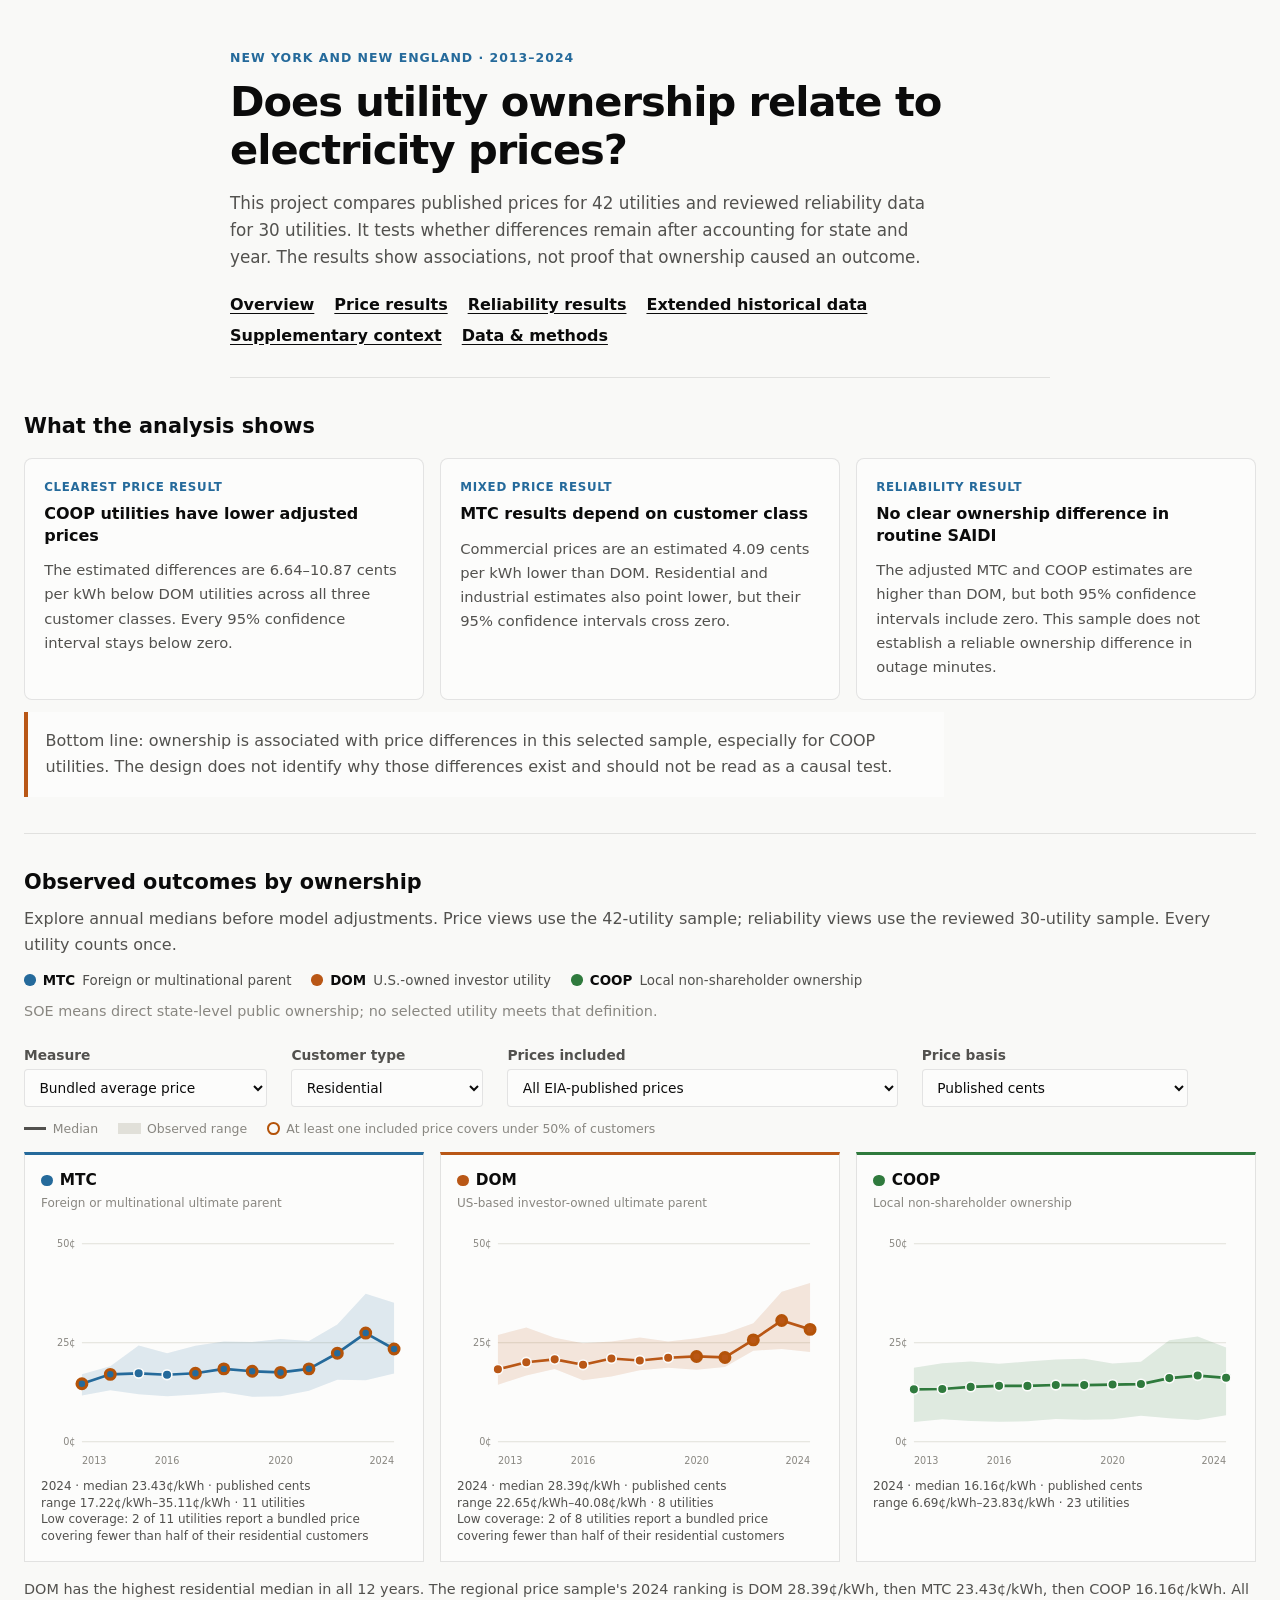
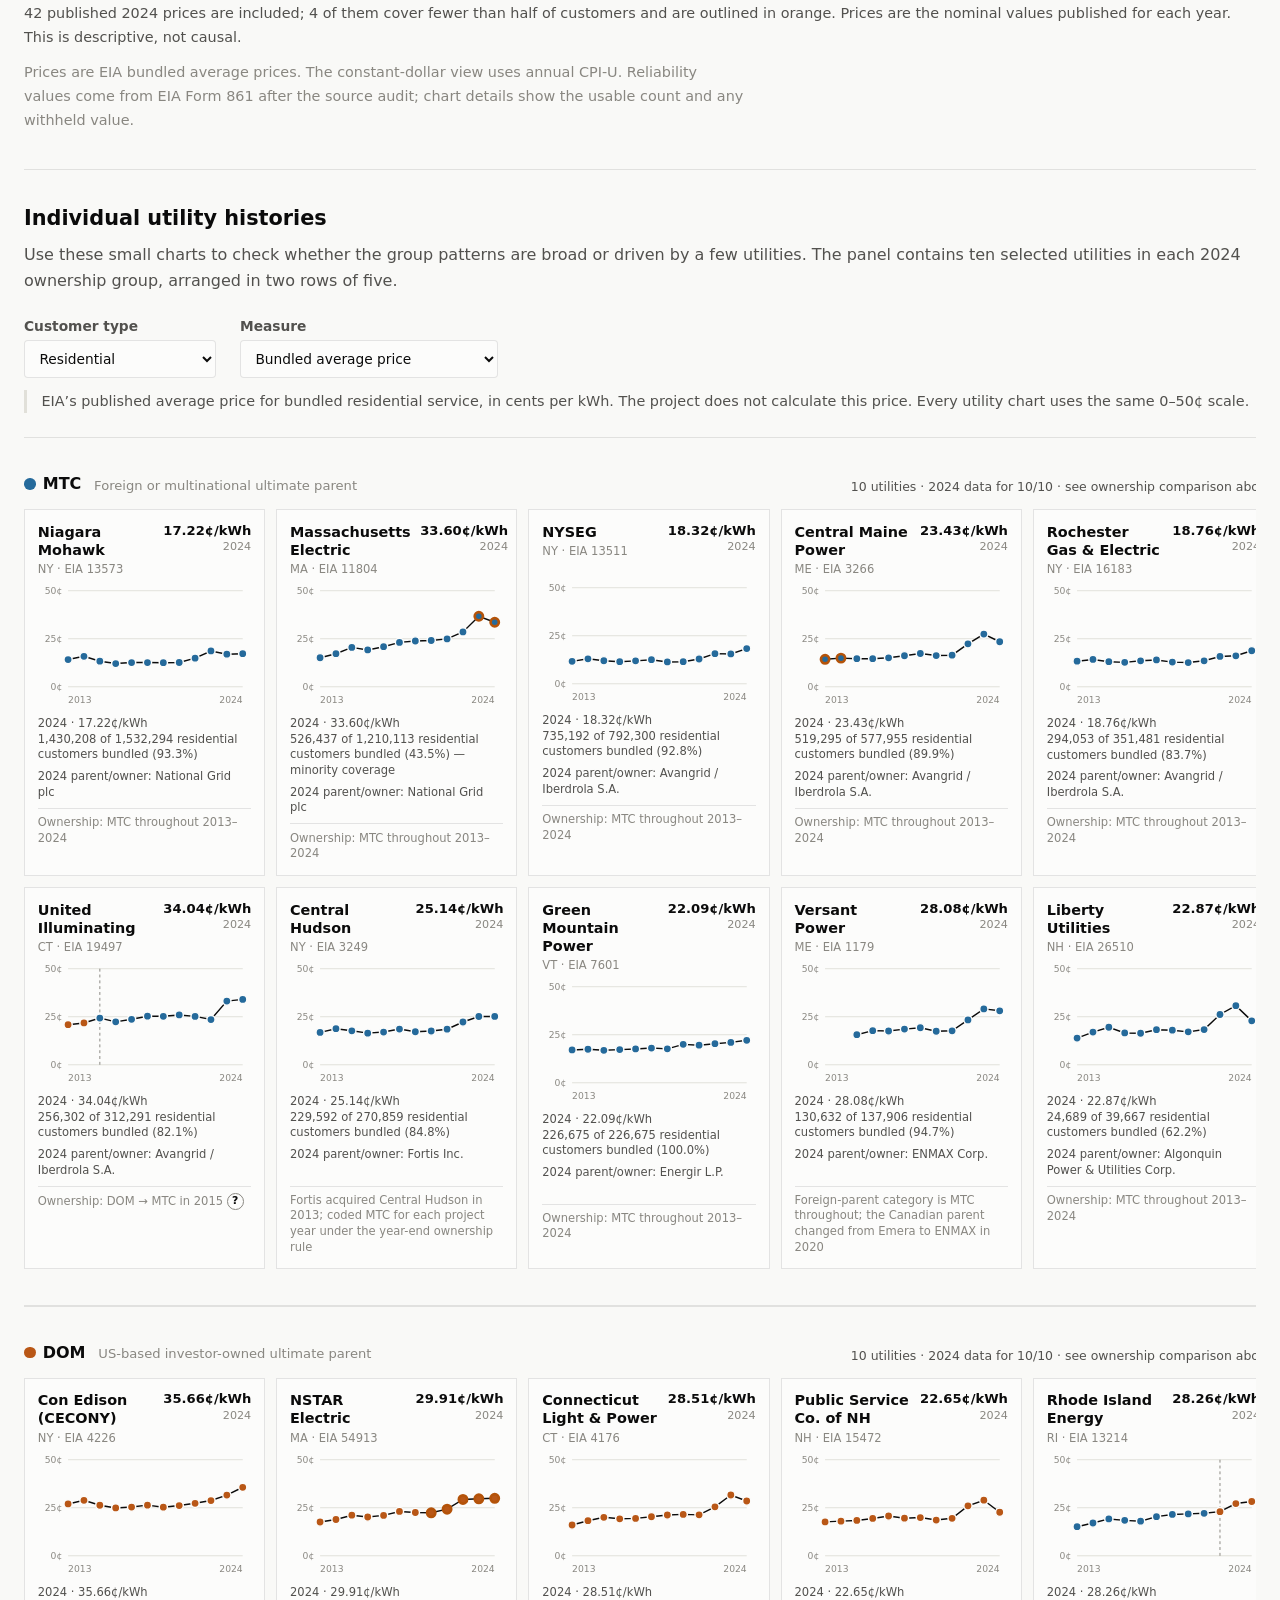
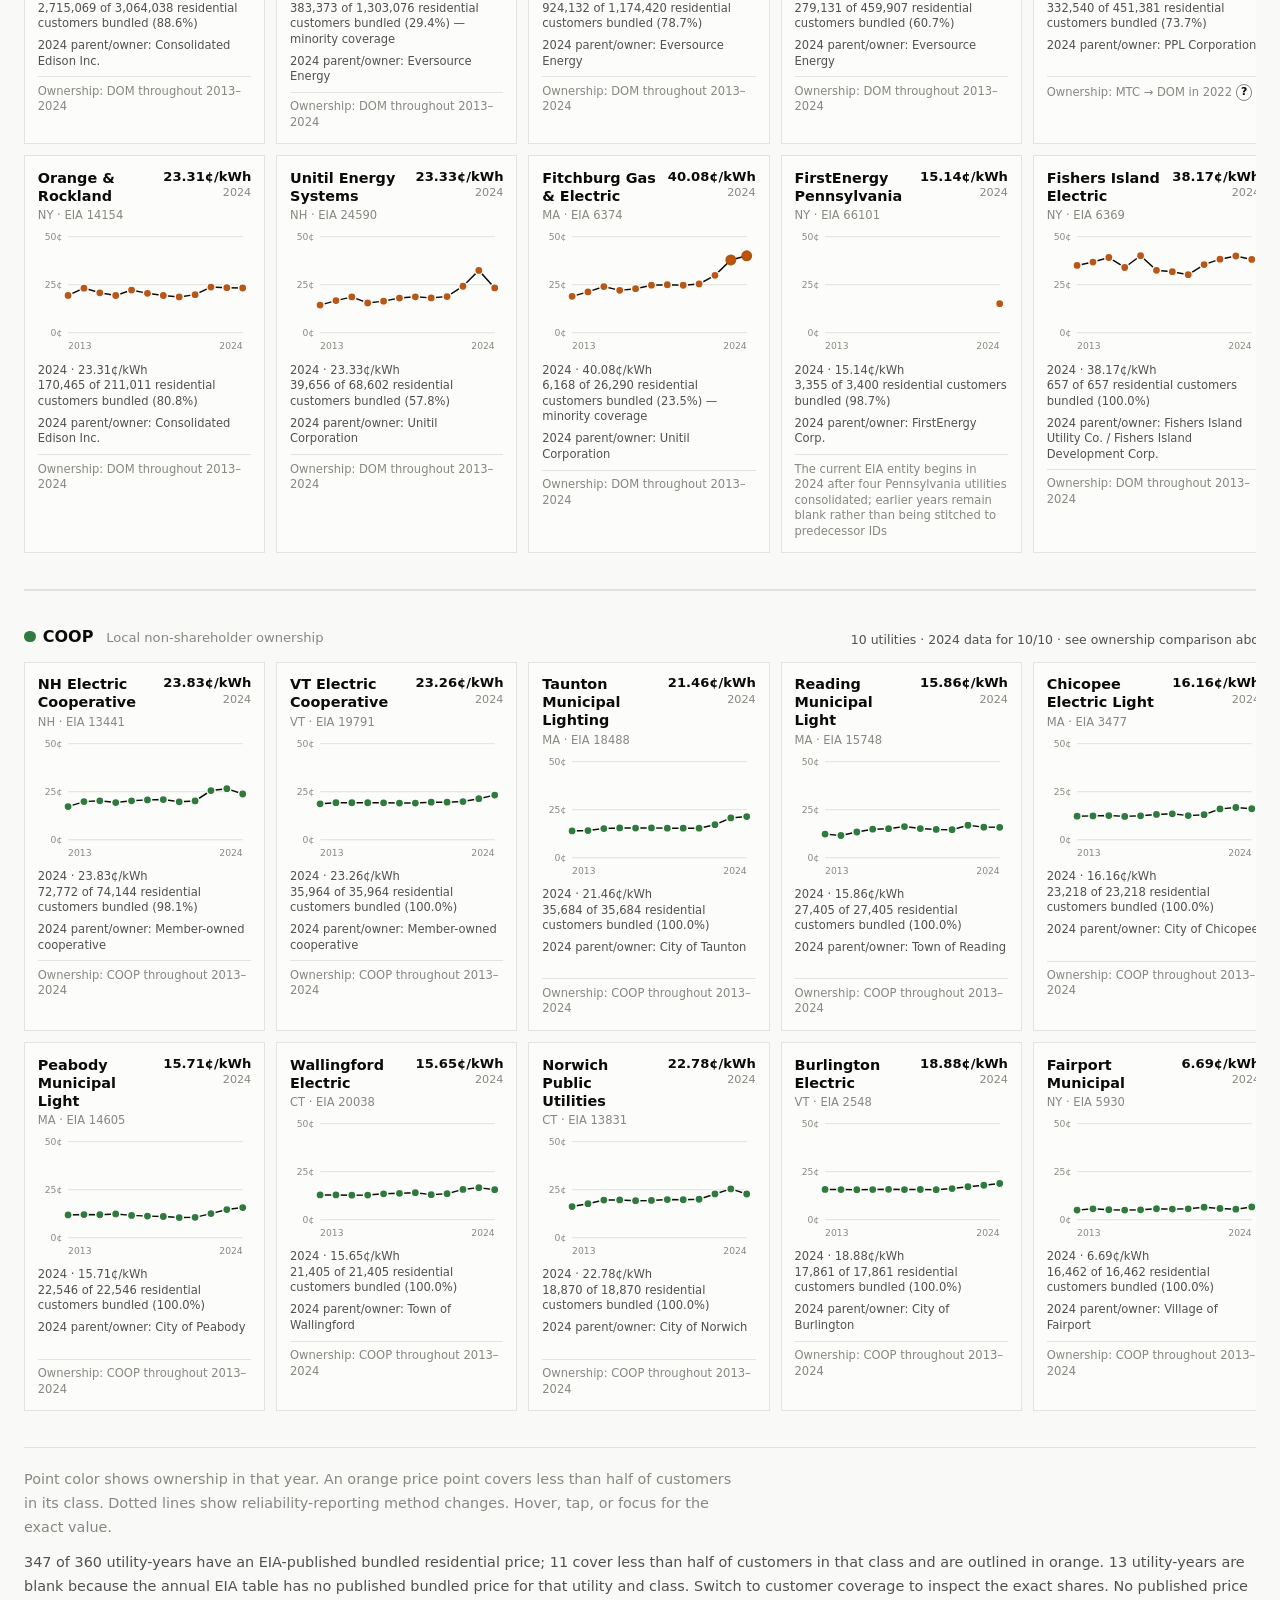
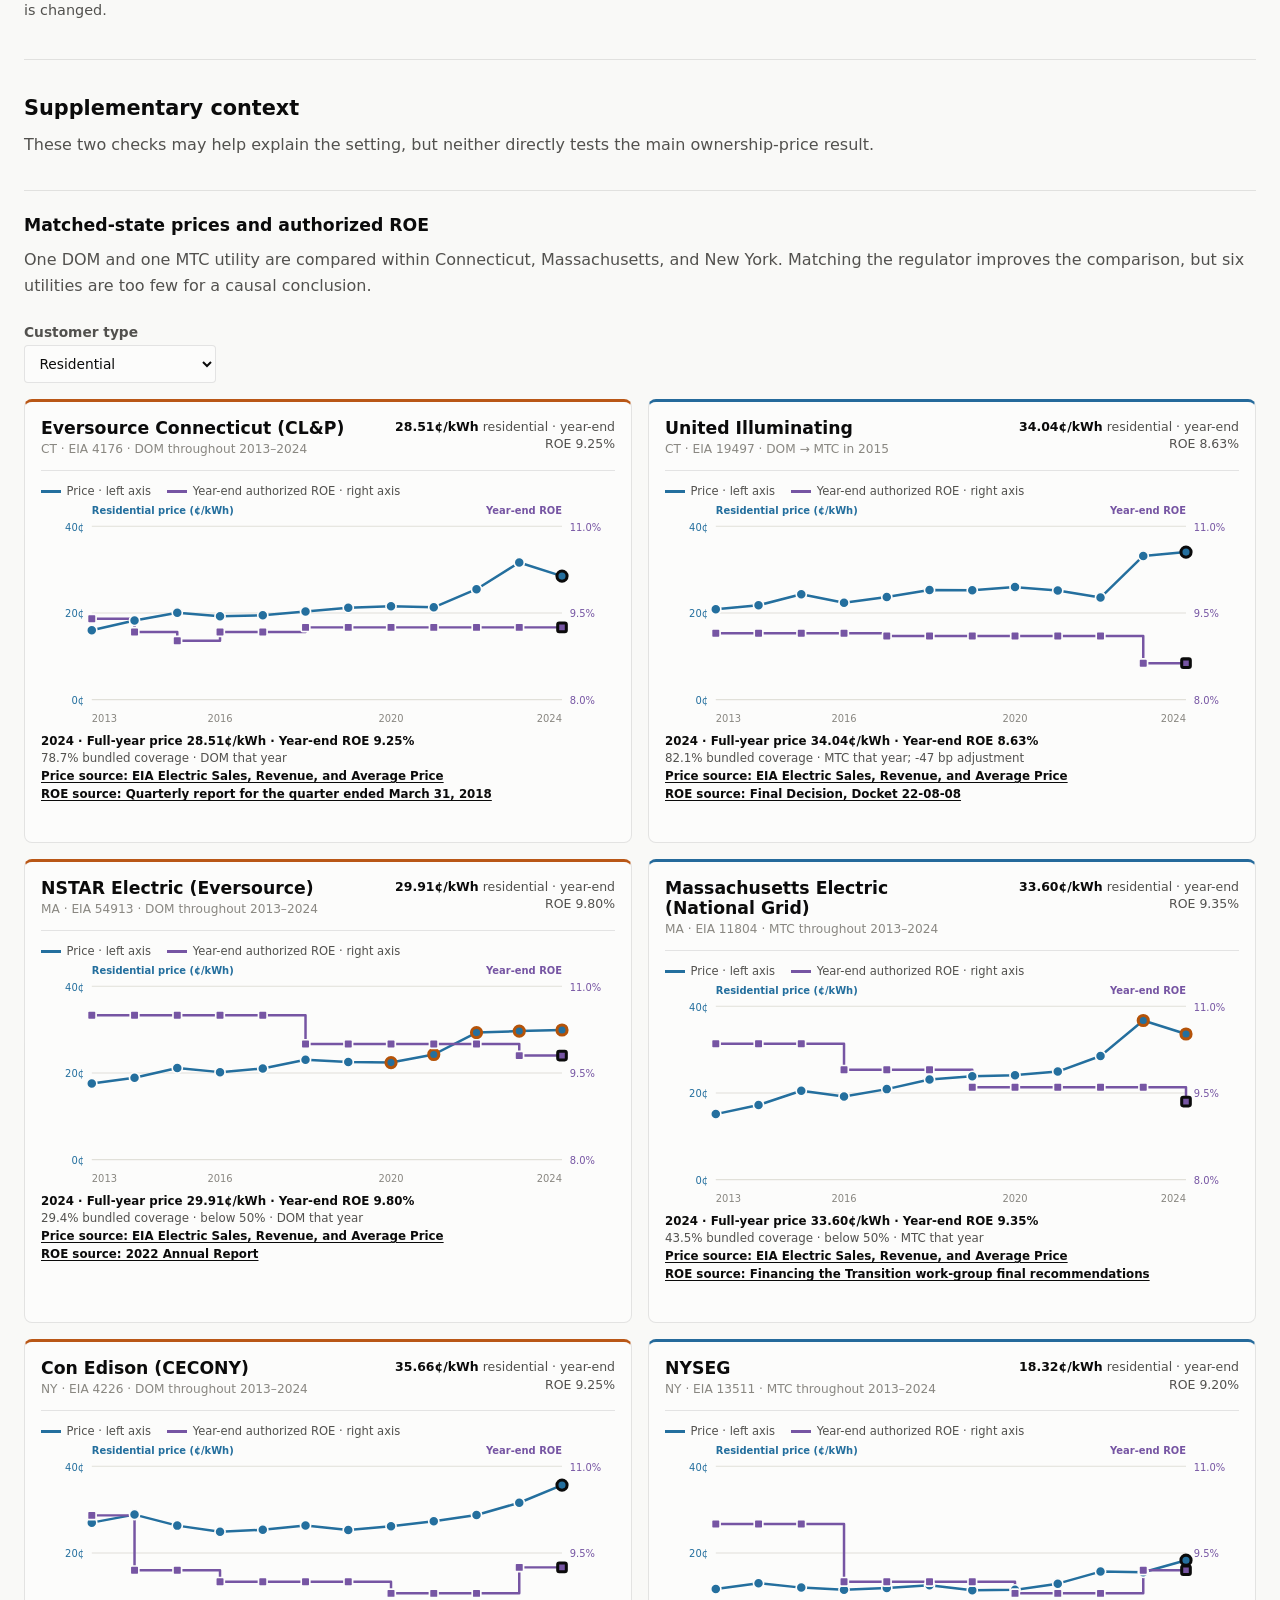
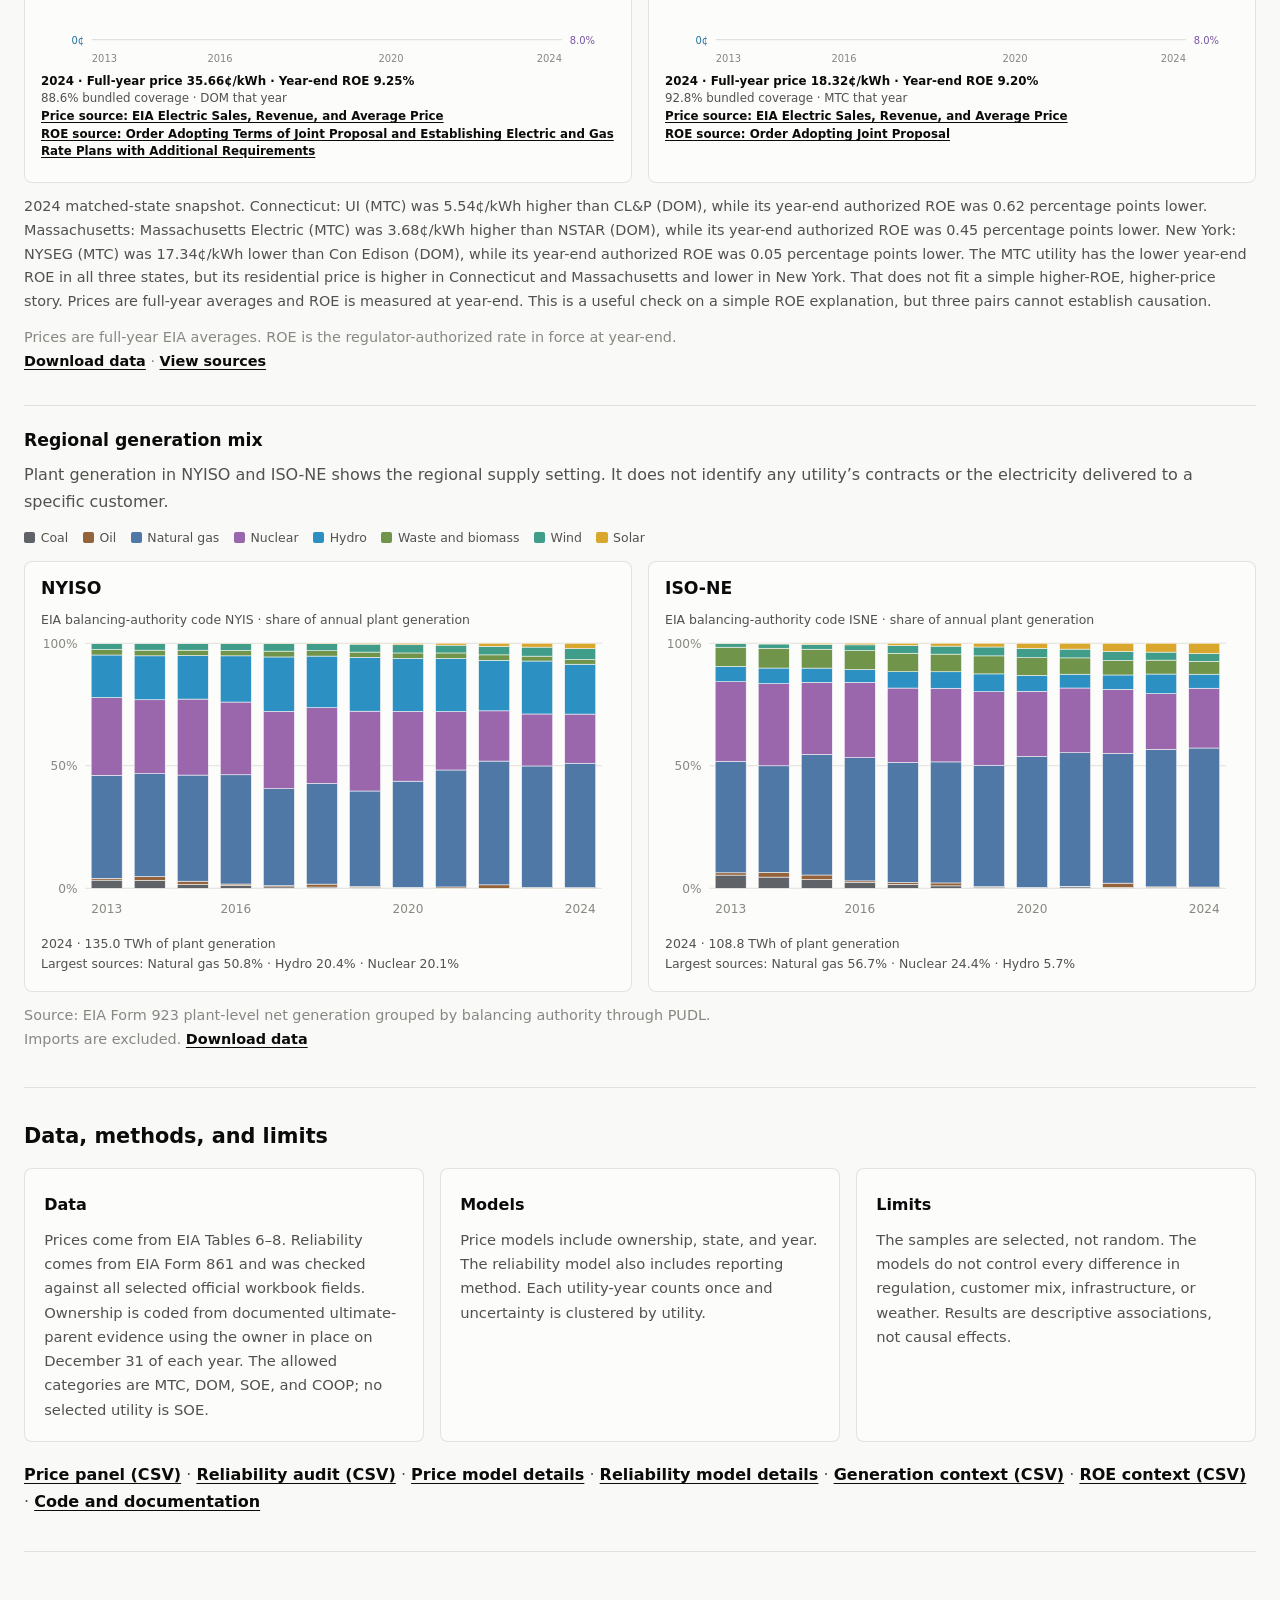
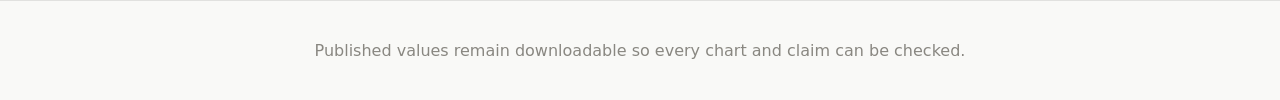
<file: site/index.html>
<!DOCTYPE html>
<html lang="en">
<head>
  <meta charset="UTF-8">
  <meta name="viewport" content="width=device-width, initial-scale=1.0">
  <meta name="description" content="Comparison of utility ownership, electricity prices, and routine outage duration for New York and New England utilities, 2013–2024.">
  <title>Utility ownership and electricity outcomes</title>
  <link rel="stylesheet" href="styles.css?v=20260916a">
</head>
<body>
  <header class="research-header">
    <p class="research-kicker">New York and New England · 2013–2024</p>
    <h1>Does utility ownership relate to electricity prices?</h1>
    <p>
      This project compares published prices for 42 utilities and reviewed
      reliability data for 30 utilities. It tests whether differences remain after
      accounting for state and year. The results show associations, not proof that
      ownership caused an outcome.
    </p>
    <nav class="research-nav" aria-label="Primary navigation">
      <a href="index.html" aria-current="page">Overview</a>
      <a href="price-model.html">Price results</a>
      <a href="reliability-panel-model.html">Reliability results</a>
      <a href="november-data-extension.html">Extended historical data</a>
      <a href="#supplementary">Supplementary context</a>
      <a href="#methods">Data &amp; methods</a>
    </nav>
  </header>

  <main class="research-main research-main--wide">
    <section class="findings-section" aria-labelledby="findings-title">
      <h2 id="findings-title">What the analysis shows</h2>
      <div class="finding-grid">
        <article class="finding-card">
          <p class="finding-card__label">Clearest price result</p>
          <h3>COOP utilities have lower adjusted prices</h3>
          <p>
            The estimated differences are 6.64–10.87 cents per kWh below DOM
            utilities across all three customer classes. Every 95% confidence
            interval stays below zero.
          </p>
        </article>
        <article class="finding-card">
          <p class="finding-card__label">Mixed price result</p>
          <h3>MTC results depend on customer class</h3>
          <p>
            Commercial prices are an estimated 4.09 cents per kWh lower than DOM.
            Residential and industrial estimates also point lower, but their 95%
            confidence intervals cross zero.
          </p>
        </article>
        <article class="finding-card">
          <p class="finding-card__label">Reliability result</p>
          <h3>No clear ownership difference in routine SAIDI</h3>
          <p>
            The adjusted MTC and COOP estimates are higher than DOM, but both 95%
            confidence intervals include zero. This sample does not establish a
            reliable ownership difference in outage minutes.
          </p>
        </article>
      </div>
      <p class="scope-note">
        Bottom line: ownership is associated with price differences in this selected
        sample, especially for COOP utilities. The design does not identify why those
        differences exist and should not be read as a causal test.
      </p>
    </section>

    <section id="ownership-comparison">
      <h2>Observed outcomes by ownership</h2>
      <p>
        Explore annual medians before model adjustments. Price views use the
        42-utility sample; reliability views use the reviewed 30-utility sample.
        Every utility counts once.
      </p>
      <div class="ownership-key ownership-key--intro" aria-label="Ownership categories">
        <span><i class="ownership-swatch ownership-swatch--mtc"></i><strong>MTC</strong> Foreign or multinational parent</span>
        <span><i class="ownership-swatch ownership-swatch--dom"></i><strong>DOM</strong> U.S.-owned investor utility</span>
        <span><i class="ownership-swatch ownership-swatch--coop"></i><strong>COOP</strong> Local non-shareholder ownership</span>
      </div>
      <p class="table-note">SOE means direct state-level public ownership; no selected utility meets that definition.</p>
      <div id="observed-comparison-panel">
        <div class="panel-controls comparison-controls">
          <label for="comparison-measure">
            Measure
            <select id="comparison-measure">
              <option value="price">Bundled average price</option>
              <option value="saidi">SAIDI — outage minutes</option>
              <option value="saifi">SAIFI — outage frequency</option>
              <option value="caidi">CAIDI — restoration time</option>
            </select>
          </label>
          <label id="comparison-customer-class-control" for="comparison-customer-class">
            Customer type
            <select id="comparison-customer-class">
              <option value="residential">Residential</option>
              <option value="commercial">Commercial</option>
              <option value="industrial">Industrial</option>
            </select>
          </label>
          <label id="comparison-coverage-rule-control" for="comparison-coverage-rule">
            Prices included
            <select id="comparison-coverage-rule">
              <option value="all_published">All EIA-published prices</option>
              <option value="majority_coverage">Only prices covering at least 50% of customers</option>
            </select>
          </label>
          <label id="comparison-price-basis-control" for="comparison-price-basis">
            Price basis
            <select id="comparison-price-basis">
              <option value="nominal">Published cents</option>
              <option value="real_2024">Inflation-adjusted 2024 cents</option>
            </select>
          </label>
          <label id="comparison-reliability-scope-control" for="comparison-reliability-scope" hidden>
            Reliability treatment
            <select id="comparison-reliability-scope">
              <option value="without-major-events">Exclude major events</option>
              <option value="with-major-events">Include major events</option>
            </select>
          </label>
        </div>
        <div class="comparison-legend" aria-label="Chart legend">
          <span><i class="comparison-legend__line"></i> Median</span>
          <span id="comparison-range-legend"><i class="comparison-legend__range"></i> Observed range</span>
          <span id="comparison-coverage-legend"><i class="comparison-legend__flag"></i> At least one included price covers under 50% of customers</span>
        </div>
        <p id="ownership-comparison-status" class="chart-status" hidden></p>
        <div id="ownership-comparison-charts" class="ownership-comparison-charts" aria-live="polite"></div>
        <p id="ownership-comparison-finding" class="result-note"></p>
        <p class="table-note">
          Prices are EIA bundled average prices. The constant-dollar view uses annual
          CPI-U. Reliability values come from EIA Form 861 after the source audit;
          chart details show the usable count and any withheld value.
        </p>
      </div>
    </section>

    <section id="utility-panels">
      <h2>Individual utility histories</h2>
      <p>
        Use these small charts to check whether the group patterns are broad or driven
        by a few utilities. The panel contains ten selected utilities in each 2024
        ownership group, arranged in two rows of five.
      </p>
      <div class="panel-controls panel-controls--metric">
        <label id="customer-class-control" for="customer-class">
          Customer type
          <select id="customer-class">
            <option value="residential">Residential</option>
            <option value="commercial">Commercial</option>
            <option value="industrial">Industrial</option>
          </select>
        </label>
        <label for="panel-metric">
          Measure
          <select id="panel-metric">
            <option value="price">Bundled average price</option>
            <option value="coverage">Bundled customer coverage</option>
            <option value="saidi">SAIDI — outage minutes</option>
            <option value="saifi">SAIFI — outage frequency</option>
            <option value="caidi">CAIDI — restoration time</option>
          </select>
        </label>
        <label id="reliability-scope-control" for="reliability-scope" hidden>
          Reliability treatment
          <select id="reliability-scope">
            <option value="without-major-events">Exclude major events</option>
            <option value="with-major-events">Include major events</option>
          </select>
        </label>
      </div>
      <p id="metric-description" class="plain-note"></p>
      <p id="matrix-status" class="chart-status" hidden></p>
      <div class="matrix-scroll">
        <div id="utility-matrix" class="utility-matrix" aria-live="polite"></div>
      </div>
      <p class="table-note">
        Point color shows ownership in that year. An orange price point covers less
        than half of customers in its class. Dotted lines show reliability-reporting
        method changes. Hover, tap, or focus for the exact value.
      </p>
      <p id="metric-finding" class="result-note"></p>
    </section>

    <section id="supplementary">
      <h2>Supplementary context</h2>
      <p>
        These two checks may help explain the setting, but neither directly tests the
        main ownership-price result.
      </p>

      <div class="supplementary-block" id="roe-case-study">
        <h3>Matched-state prices and authorized ROE</h3>
        <p>
          One DOM and one MTC utility are compared within Connecticut,
          Massachusetts, and New York. Matching the regulator improves the
          comparison, but six utilities are too few for a causal conclusion.
        </p>
        <div class="panel-controls ct-case-study-controls">
          <label for="ct-case-customer-class">
            Customer type
            <select id="ct-case-customer-class">
              <option value="residential">Residential</option>
              <option value="commercial">Commercial</option>
              <option value="industrial">Industrial</option>
            </select>
          </label>
        </div>
        <p id="ct-case-study-status" class="chart-status" hidden></p>
        <div id="ct-case-study-charts" class="ct-case-study-grid" aria-live="polite"></div>
        <p id="ct-case-study-finding" class="result-note"></p>
        <p class="table-note">
          Prices are full-year EIA averages. ROE is the regulator-authorized rate in
          force at year-end. <a href="data/roe_case_study.csv">Download data</a>
          · <a href="data/roe_source_register.csv">View sources</a>
        </p>
      </div>

      <div class="supplementary-block" id="regional-fuel-mix">
        <h3>Regional generation mix</h3>
        <p>
          Plant generation in NYISO and ISO-NE shows the regional supply setting.
          It does not identify any utility’s contracts or the electricity delivered
          to a specific customer.
        </p>
        <div id="iso-fuel-mix-legend" class="iso-fuel-mix-legend" aria-label="Fuel legend"></div>
        <p id="iso-fuel-mix-status" class="chart-status" hidden></p>
        <div id="iso-fuel-mix-charts" class="iso-fuel-mix-charts" aria-live="polite"></div>
        <p class="table-note">
          Source: EIA Form 923 plant-level net generation grouped by balancing
          authority through PUDL. Imports are excluded.
          <a href="data/iso_fuel_mix.csv">Download data</a>
        </p>
      </div>
    </section>

    <section id="methods">
      <h2>Data, methods, and limits</h2>
      <div class="methods-grid">
        <div>
          <h3>Data</h3>
          <p>
            Prices come from EIA Tables 6–8. Reliability comes from EIA Form 861 and
            was checked against all selected official workbook fields. Ownership is
            coded from documented ultimate-parent evidence using the owner in place
            on December 31 of each year. The allowed categories are MTC, DOM, SOE,
            and COOP; no selected utility is SOE.
          </p>
        </div>
        <div>
          <h3>Models</h3>
          <p>
            Price models include ownership, state, and year. The reliability model
            also includes reporting method. Each utility-year counts once and
            uncertainty is clustered by utility.
          </p>
        </div>
        <div>
          <h3>Limits</h3>
          <p>
            The samples are selected, not random. The models do not control every
            difference in regulation, customer mix, infrastructure, or weather.
            Results are descriptive associations, not causal effects.
          </p>
        </div>
      </div>
      <p class="data-links">
        <a href="data/utility_price_panel_expanded.csv">Price panel (CSV)</a>
        · <a href="data/reliability_panel.csv">Reliability audit (CSV)</a>
        · <a href="price-model.html">Price model details</a>
        · <a href="reliability-panel-model.html">Reliability model details</a>
        · <a href="data/iso_fuel_mix.csv">Generation context (CSV)</a>
        · <a href="data/roe_case_study.csv">ROE context (CSV)</a>
        · <a href="https://github.com/alexl1239/NE-NY-Generation-Analysis" target="_blank" rel="noopener">Code and documentation</a>
      </p>
    </section>
  </main>

  <footer class="page-footer research-footer">
    <p>Published values remain downloadable so every chart and claim can be checked.</p>
  </footer>

  <script src="data/utility_price_panel.js?v=20260810a"></script>
  <script src="data/ownership_price_summary.js?v=20260831a"></script>
  <script src="data/reliability_panel.js?v=20260810a"></script>
  <script src="data/iso_fuel_mix.js?v=20260916a"></script>
  <script src="data/roe_case_study.js?v=20260820b"></script>
  <script src="panel.js?v=20260916a"></script>
</body>
</html>
</file>
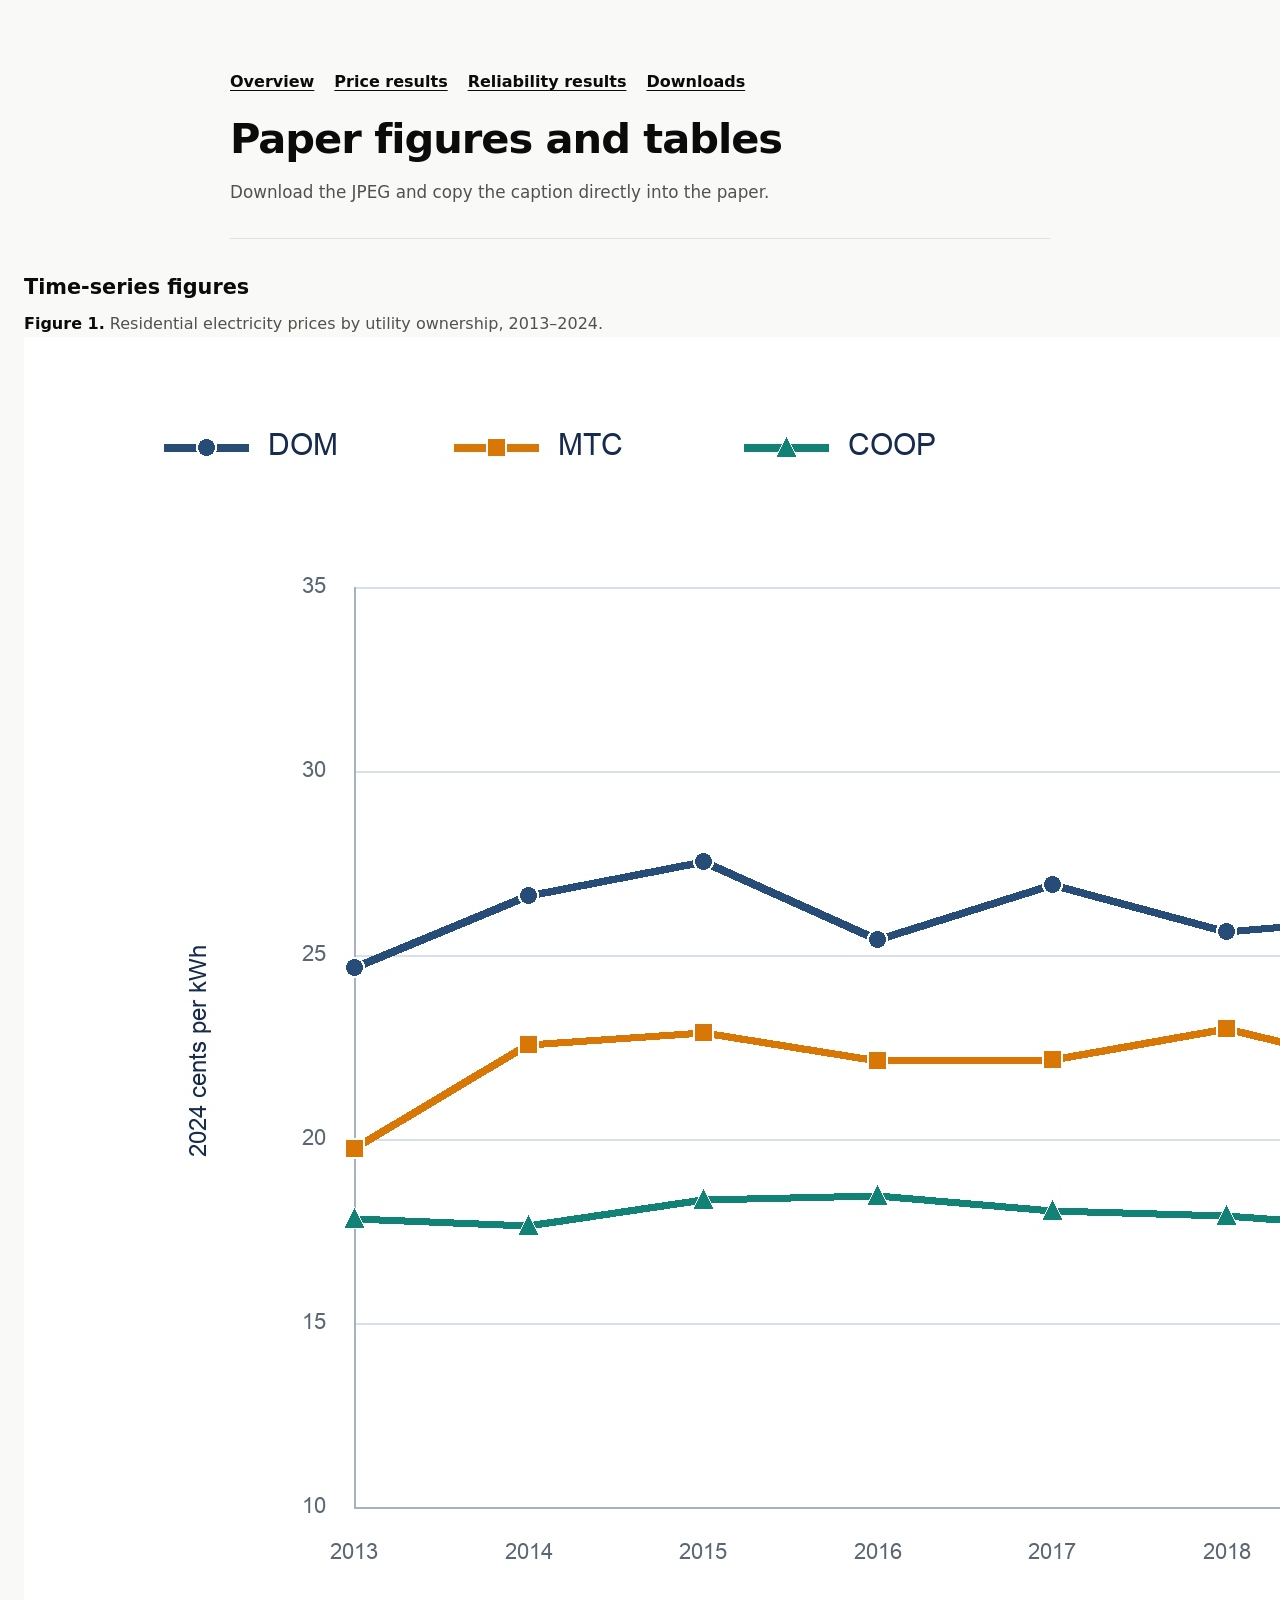
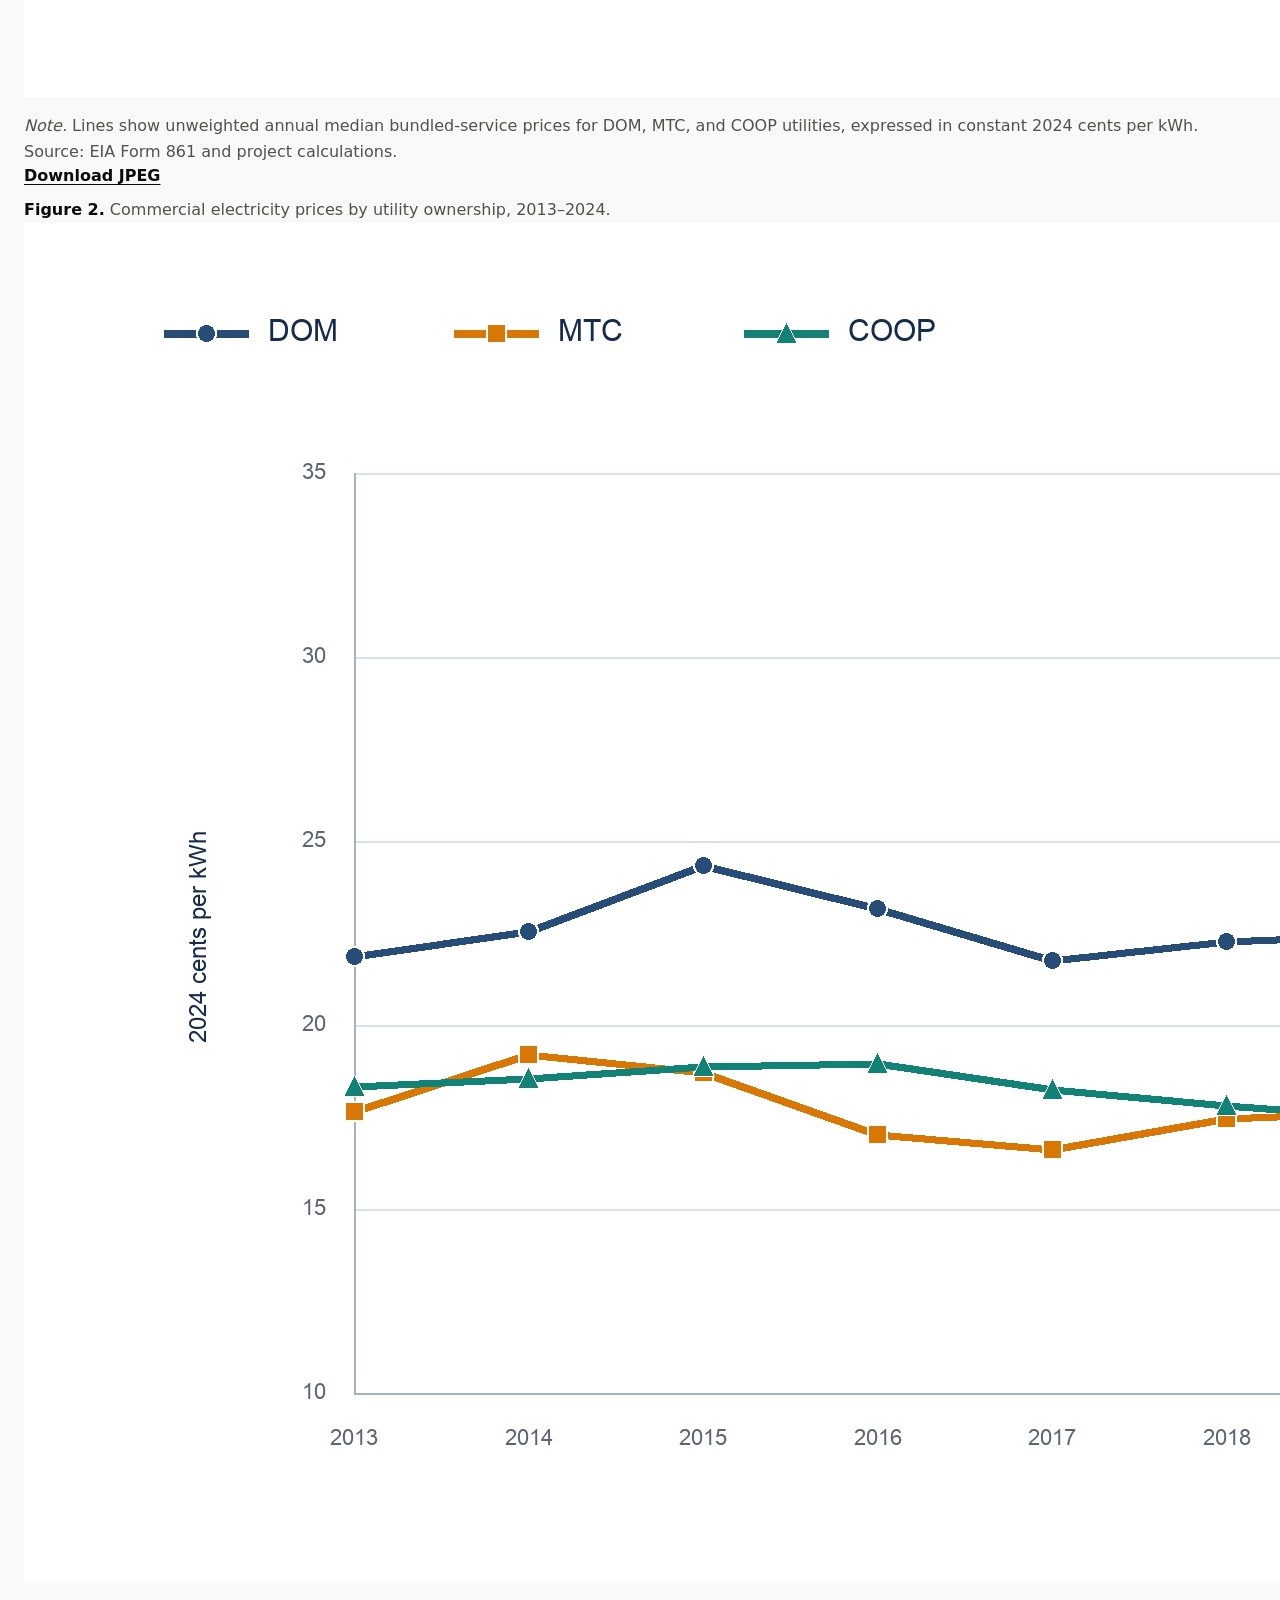
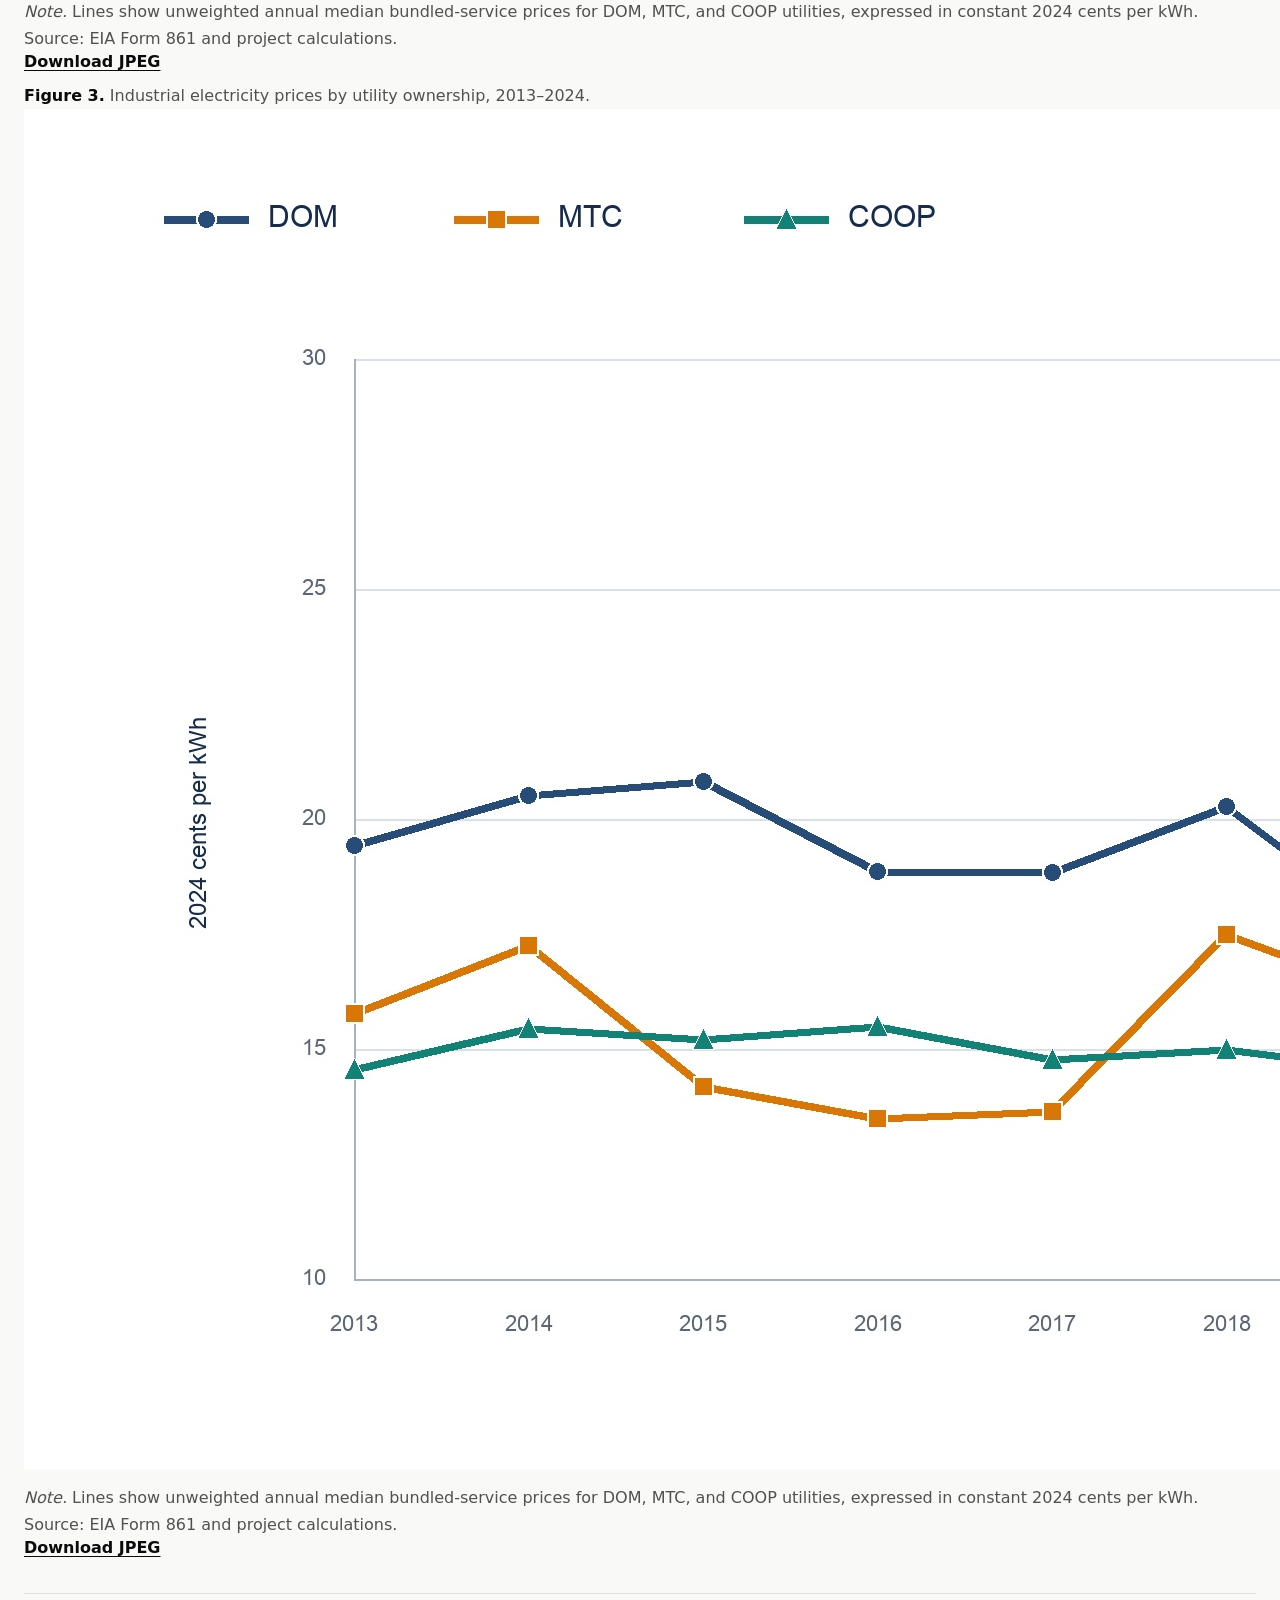
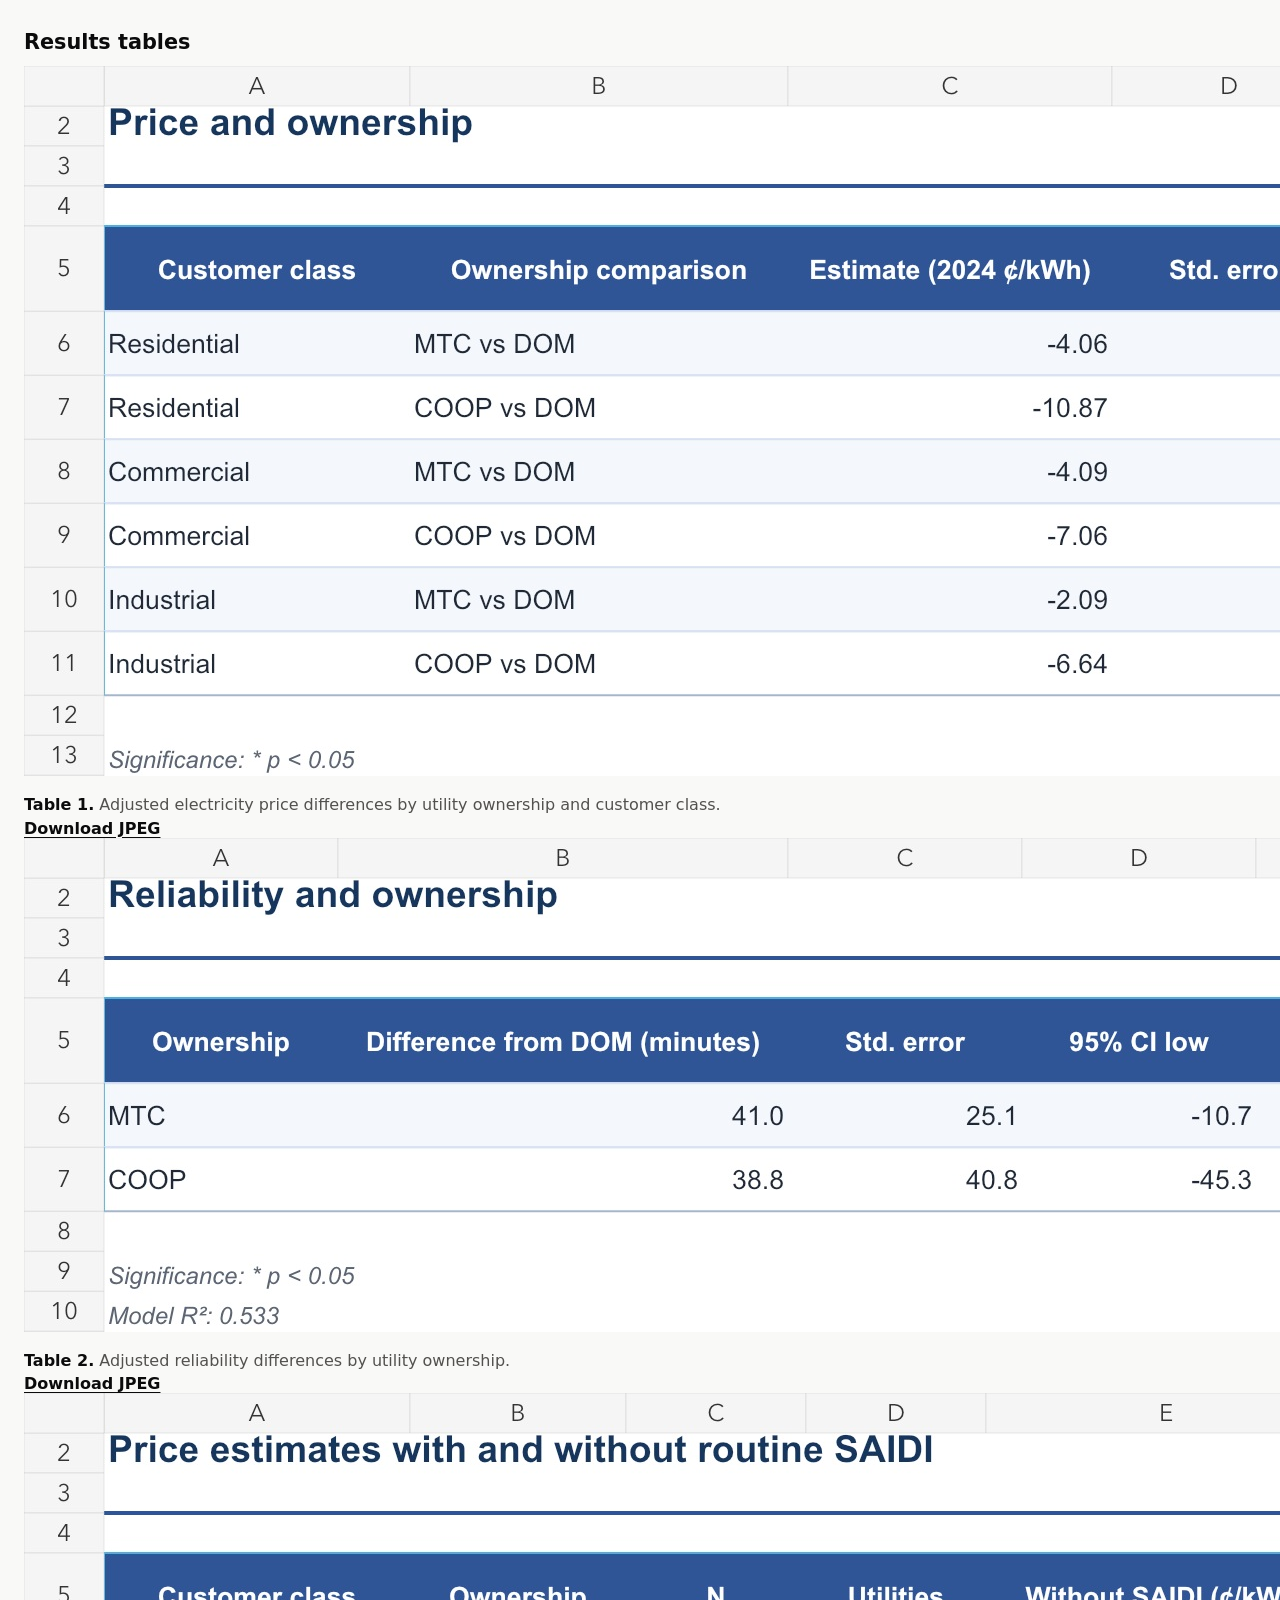
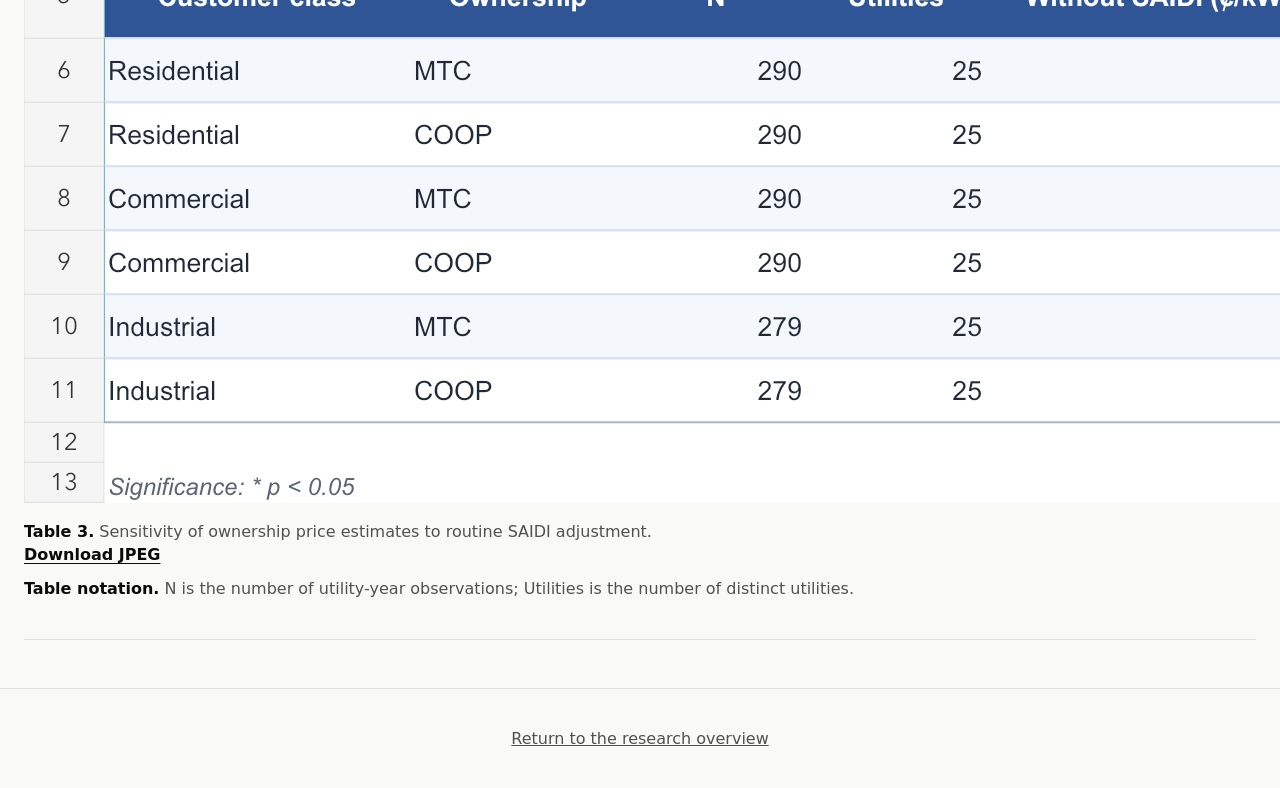
<file: site/downloads.html>
<!DOCTYPE html>
<html lang="en">
<head>
  <meta charset="UTF-8">
  <meta name="viewport" content="width=device-width, initial-scale=1.0">
  <meta name="description" content="Paper-ready JPEG figures and tables for the utility ownership research paper.">
  <title>Paper figures and tables | Utility ownership research</title>
  <link rel="stylesheet" href="styles.css?v=20261020b">
</head>
<body>
  <header class="research-header model-header">
    <nav class="research-nav model-nav" aria-label="Download page navigation">
      <a href="index.html">Overview</a>
      <a href="price-model.html">Price results</a>
      <a href="reliability-panel-model.html">Reliability results</a>
      <a href="downloads.html" aria-current="page">Downloads</a>
    </nav>
    <h1>Paper figures and tables</h1>
    <p>Download the JPEG and copy the caption directly into the paper.</p>
  </header>

  <main class="research-main research-main--wide downloads-main">
    <section aria-labelledby="time-series-downloads-title">
      <h2 id="time-series-downloads-title">Time-series figures</h2>
      <div class="download-grid download-grid--figures">
        <article class="download-card">
          <div class="download-card__body download-card__body--title">
            <p class="figure-caption"><strong>Figure 1.</strong> Residential electricity prices by utility ownership, 2013–2024.</p>
          </div>
          <a class="download-card__preview download-card__preview--figure" href="downloads/figure-price-time-series-residential.jpg">
            <img src="downloads/figure-price-time-series-residential.jpg" alt="Residential electricity price time series by ownership from 2013 through 2024">
          </a>
          <div class="download-card__body">
            <p class="figure-note"><em>Note.</em> Lines show unweighted annual median bundled-service prices for DOM, MTC, and COOP utilities, expressed in constant 2024 cents per kWh. Source: EIA Form 861 and project calculations.</p>
            <a class="download-button" href="downloads/figure-price-time-series-residential.jpg" download>Download JPEG</a>
          </div>
        </article>

        <article class="download-card">
          <div class="download-card__body download-card__body--title">
            <p class="figure-caption"><strong>Figure 2.</strong> Commercial electricity prices by utility ownership, 2013–2024.</p>
          </div>
          <a class="download-card__preview download-card__preview--figure" href="downloads/figure-price-time-series-commercial.jpg">
            <img src="downloads/figure-price-time-series-commercial.jpg" alt="Commercial electricity price time series by ownership from 2013 through 2024">
          </a>
          <div class="download-card__body">
            <p class="figure-note"><em>Note.</em> Lines show unweighted annual median bundled-service prices for DOM, MTC, and COOP utilities, expressed in constant 2024 cents per kWh. Source: EIA Form 861 and project calculations.</p>
            <a class="download-button" href="downloads/figure-price-time-series-commercial.jpg" download>Download JPEG</a>
          </div>
        </article>

        <article class="download-card">
          <div class="download-card__body download-card__body--title">
            <p class="figure-caption"><strong>Figure 3.</strong> Industrial electricity prices by utility ownership, 2013–2024.</p>
          </div>
          <a class="download-card__preview download-card__preview--figure" href="downloads/figure-price-time-series-industrial.jpg">
            <img src="downloads/figure-price-time-series-industrial.jpg" alt="Industrial electricity price time series by ownership from 2013 through 2024">
          </a>
          <div class="download-card__body">
            <p class="figure-note"><em>Note.</em> Lines show unweighted annual median bundled-service prices for DOM, MTC, and COOP utilities, expressed in constant 2024 cents per kWh. Source: EIA Form 861 and project calculations.</p>
            <a class="download-button" href="downloads/figure-price-time-series-industrial.jpg" download>Download JPEG</a>
          </div>
        </article>
      </div>
    </section>

    <section aria-labelledby="table-downloads-title">
      <h2 id="table-downloads-title">Results tables</h2>
      <div class="download-grid download-grid--figures">
        <article class="download-card">
          <a class="download-card__preview" href="downloads/table-price-ownership.jpg">
            <img src="downloads/table-price-ownership.jpg" alt="Adjusted price and ownership results table">
          </a>
          <div class="download-card__body">
            <p class="figure-caption"><strong>Table 1.</strong> Adjusted electricity price differences by utility ownership and customer class.</p>
            <a class="download-button" href="downloads/table-price-ownership.jpg" download>Download JPEG</a>
          </div>
        </article>

        <article class="download-card">
          <a class="download-card__preview" href="downloads/table-reliability-ownership.jpg">
            <img src="downloads/table-reliability-ownership.jpg" alt="Adjusted reliability and ownership results table">
          </a>
          <div class="download-card__body">
            <p class="figure-caption"><strong>Table 2.</strong> Adjusted reliability differences by utility ownership.</p>
            <a class="download-button" href="downloads/table-reliability-ownership.jpg" download>Download JPEG</a>
          </div>
        </article>

        <article class="download-card">
          <a class="download-card__preview" href="downloads/table-saidi-sensitivity.jpg">
            <img src="downloads/table-saidi-sensitivity.jpg" alt="Price model sensitivity to routine SAIDI table">
          </a>
          <div class="download-card__body">
            <p class="figure-caption"><strong>Table 3.</strong> Sensitivity of ownership price estimates to routine SAIDI adjustment.</p>
            <a class="download-button" href="downloads/table-saidi-sensitivity.jpg" download>Download JPEG</a>
          </div>
        </article>
      </div>
      <p class="downloads-section-intro"><strong>Table notation.</strong> N is the number of utility-year observations; Utilities is the number of distinct utilities.</p>
    </section>
  </main>

  <footer class="page-footer research-footer">
    <p><a href="index.html">Return to the research overview</a></p>
  </footer>
</body>
</html>
</file>
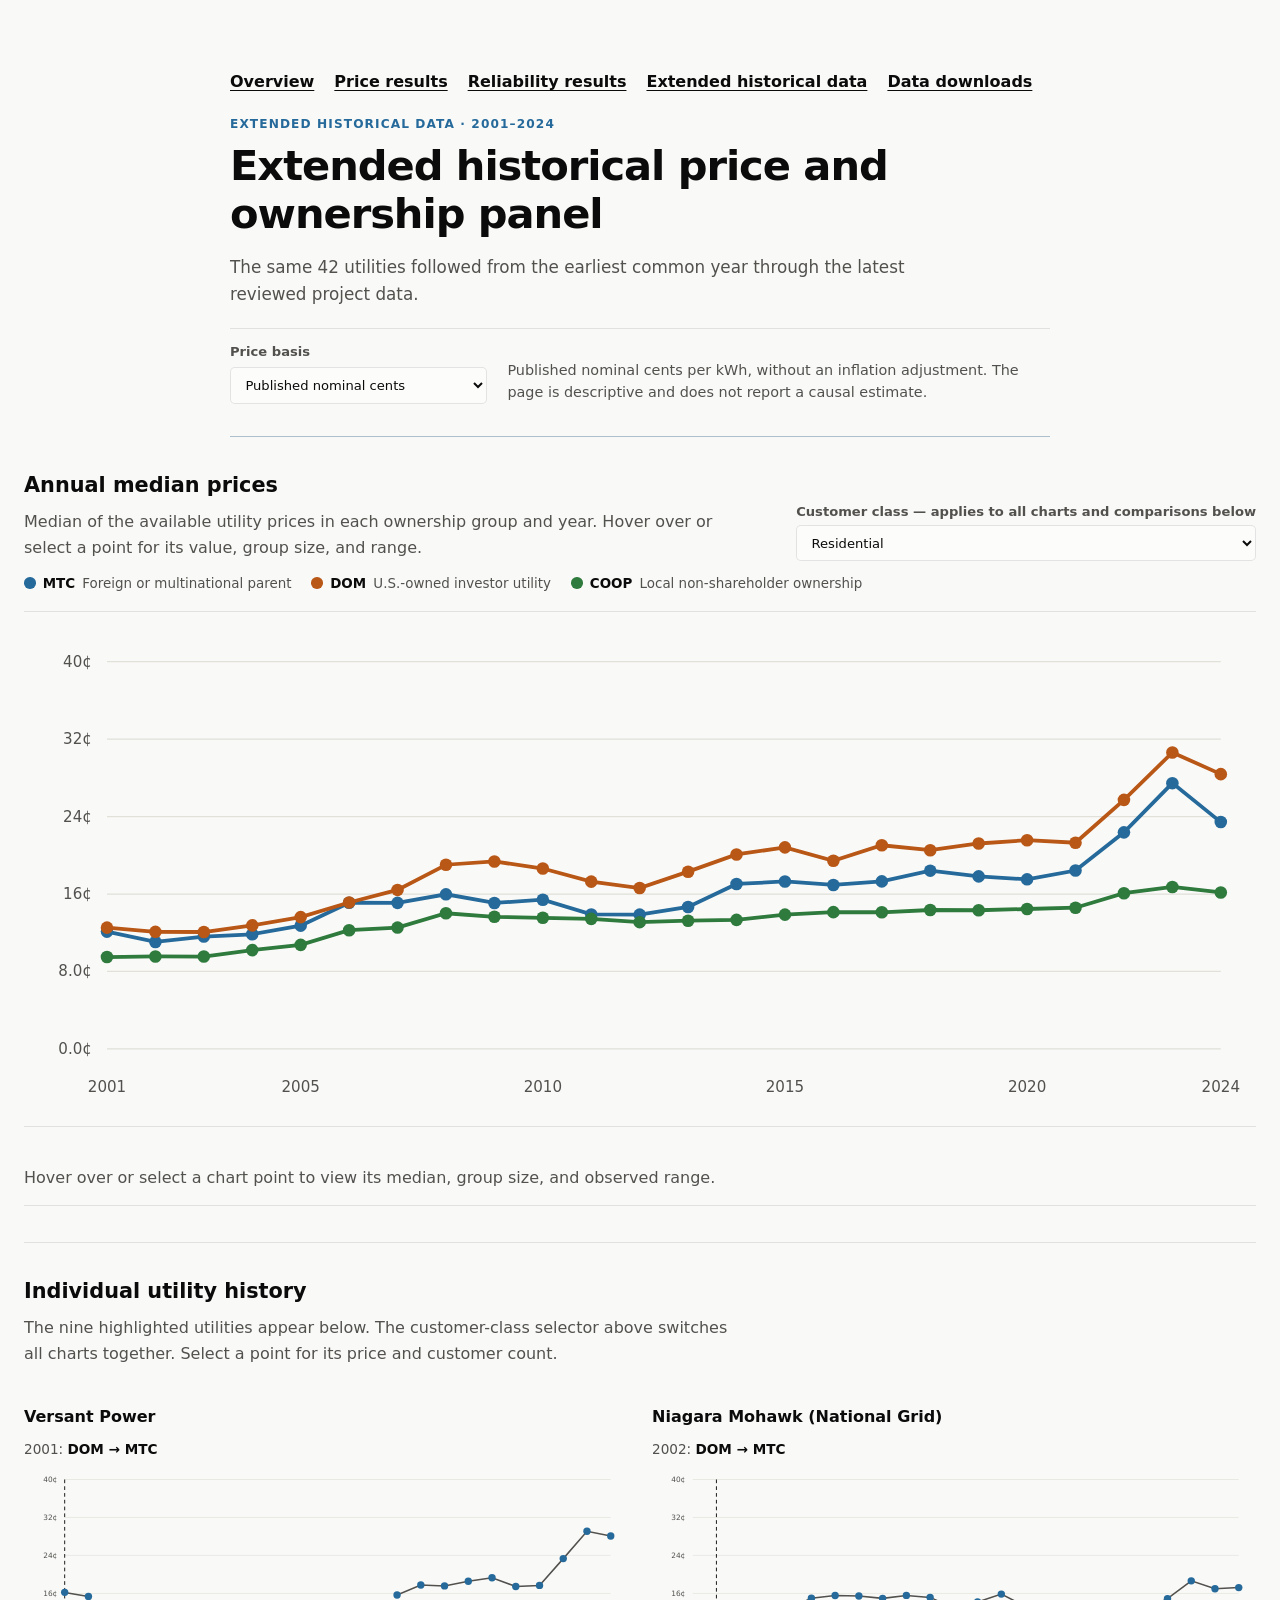
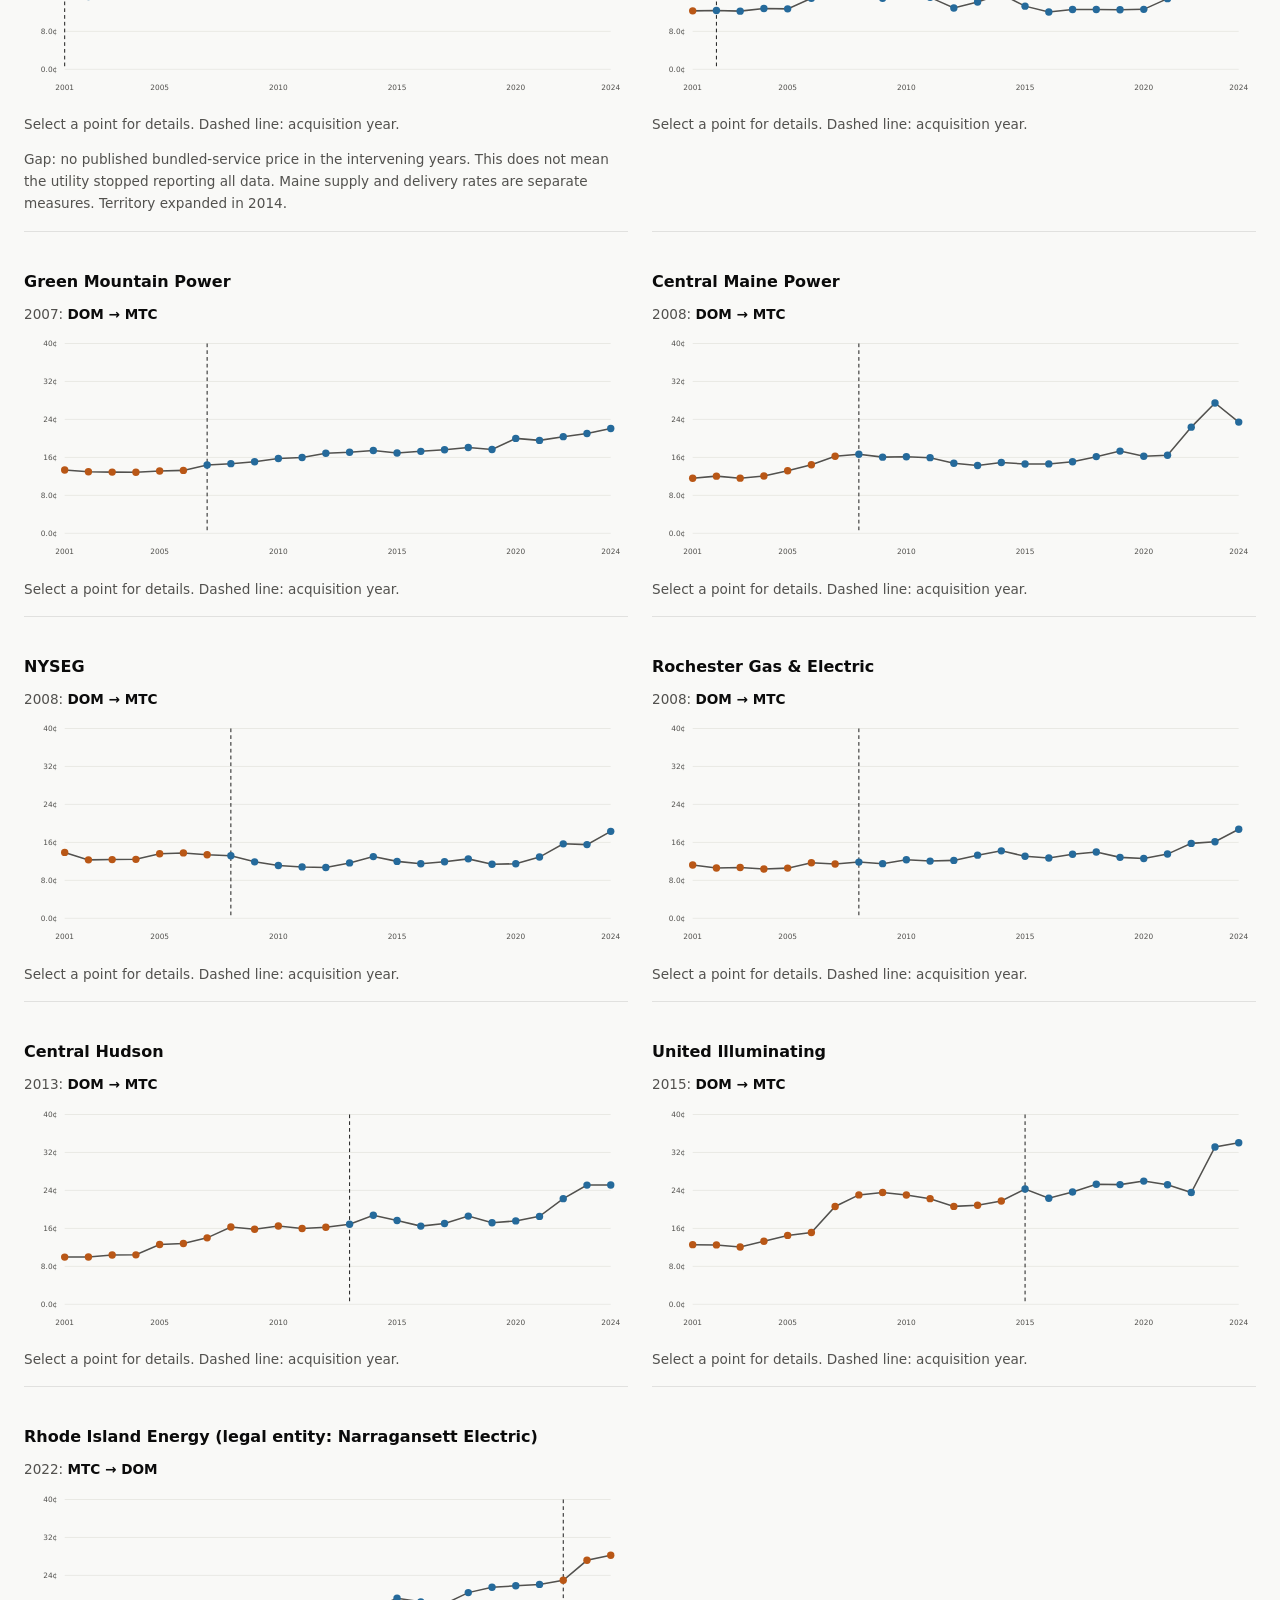
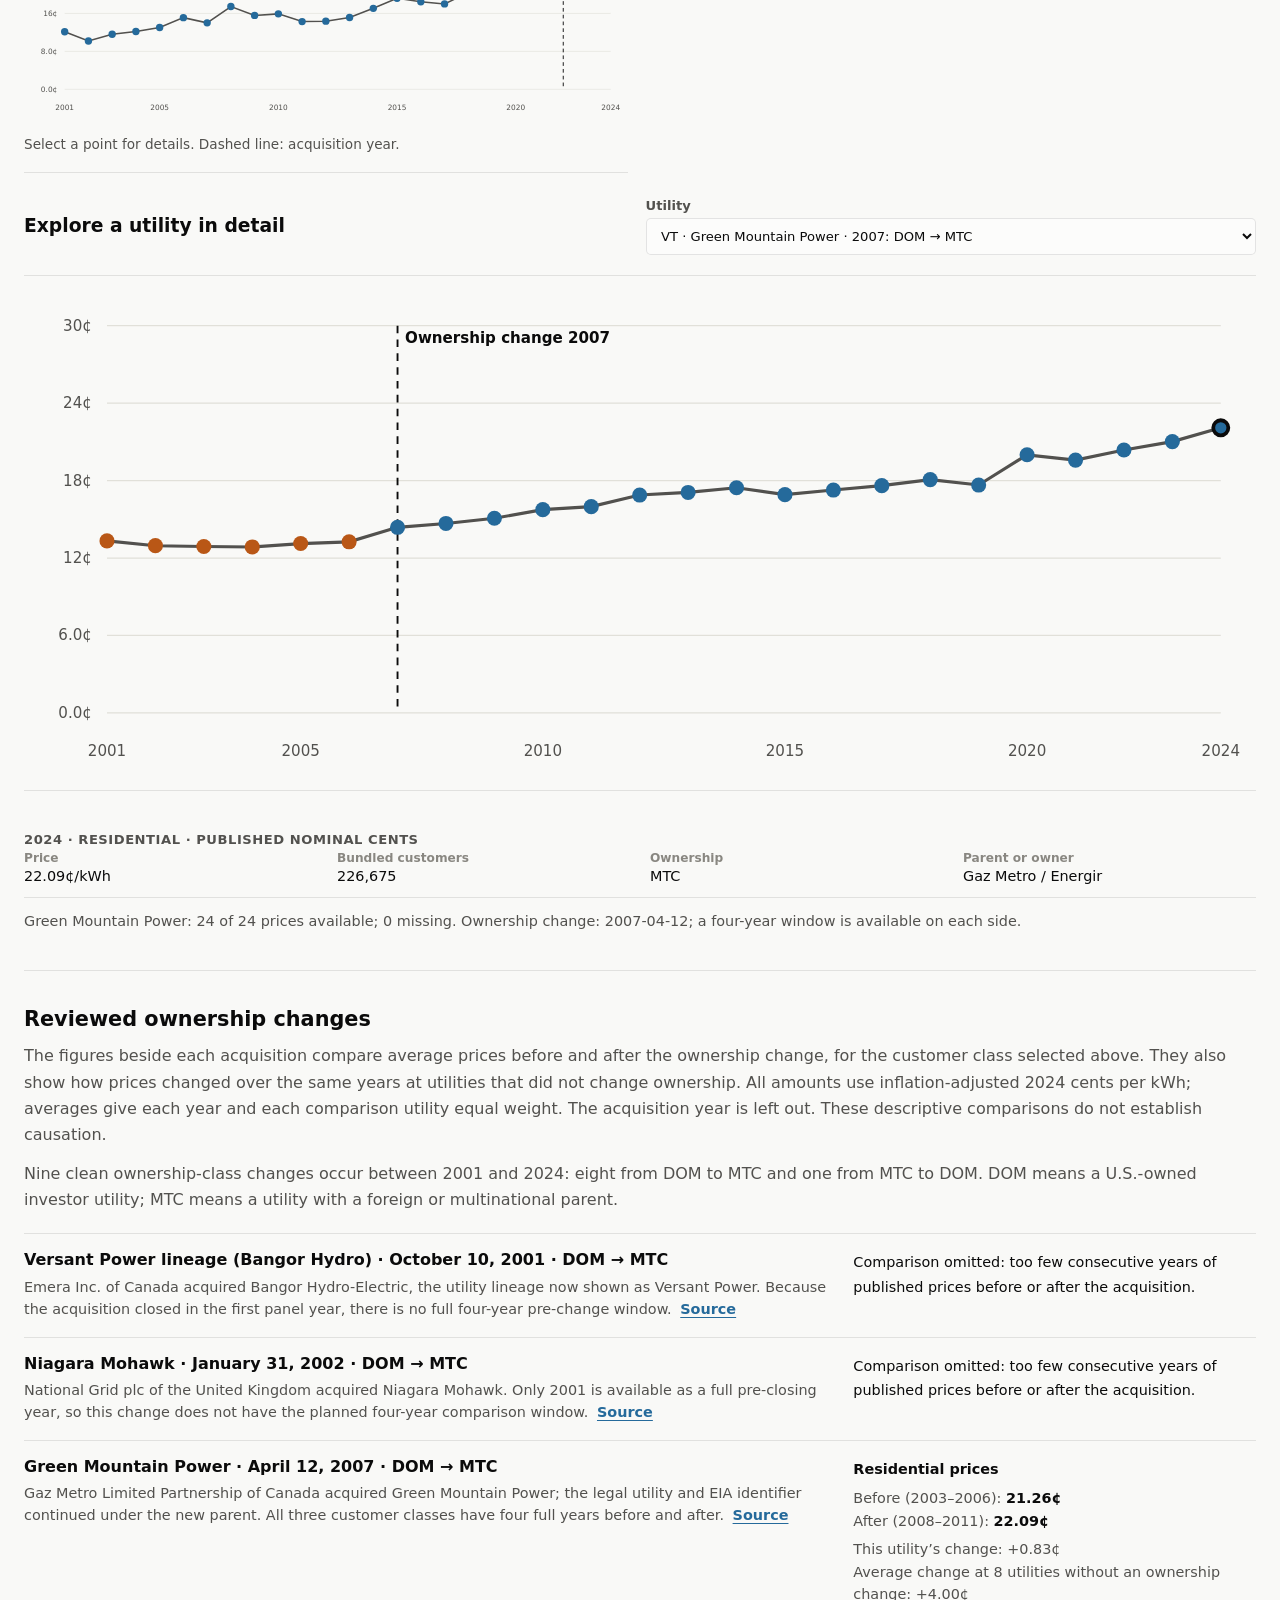
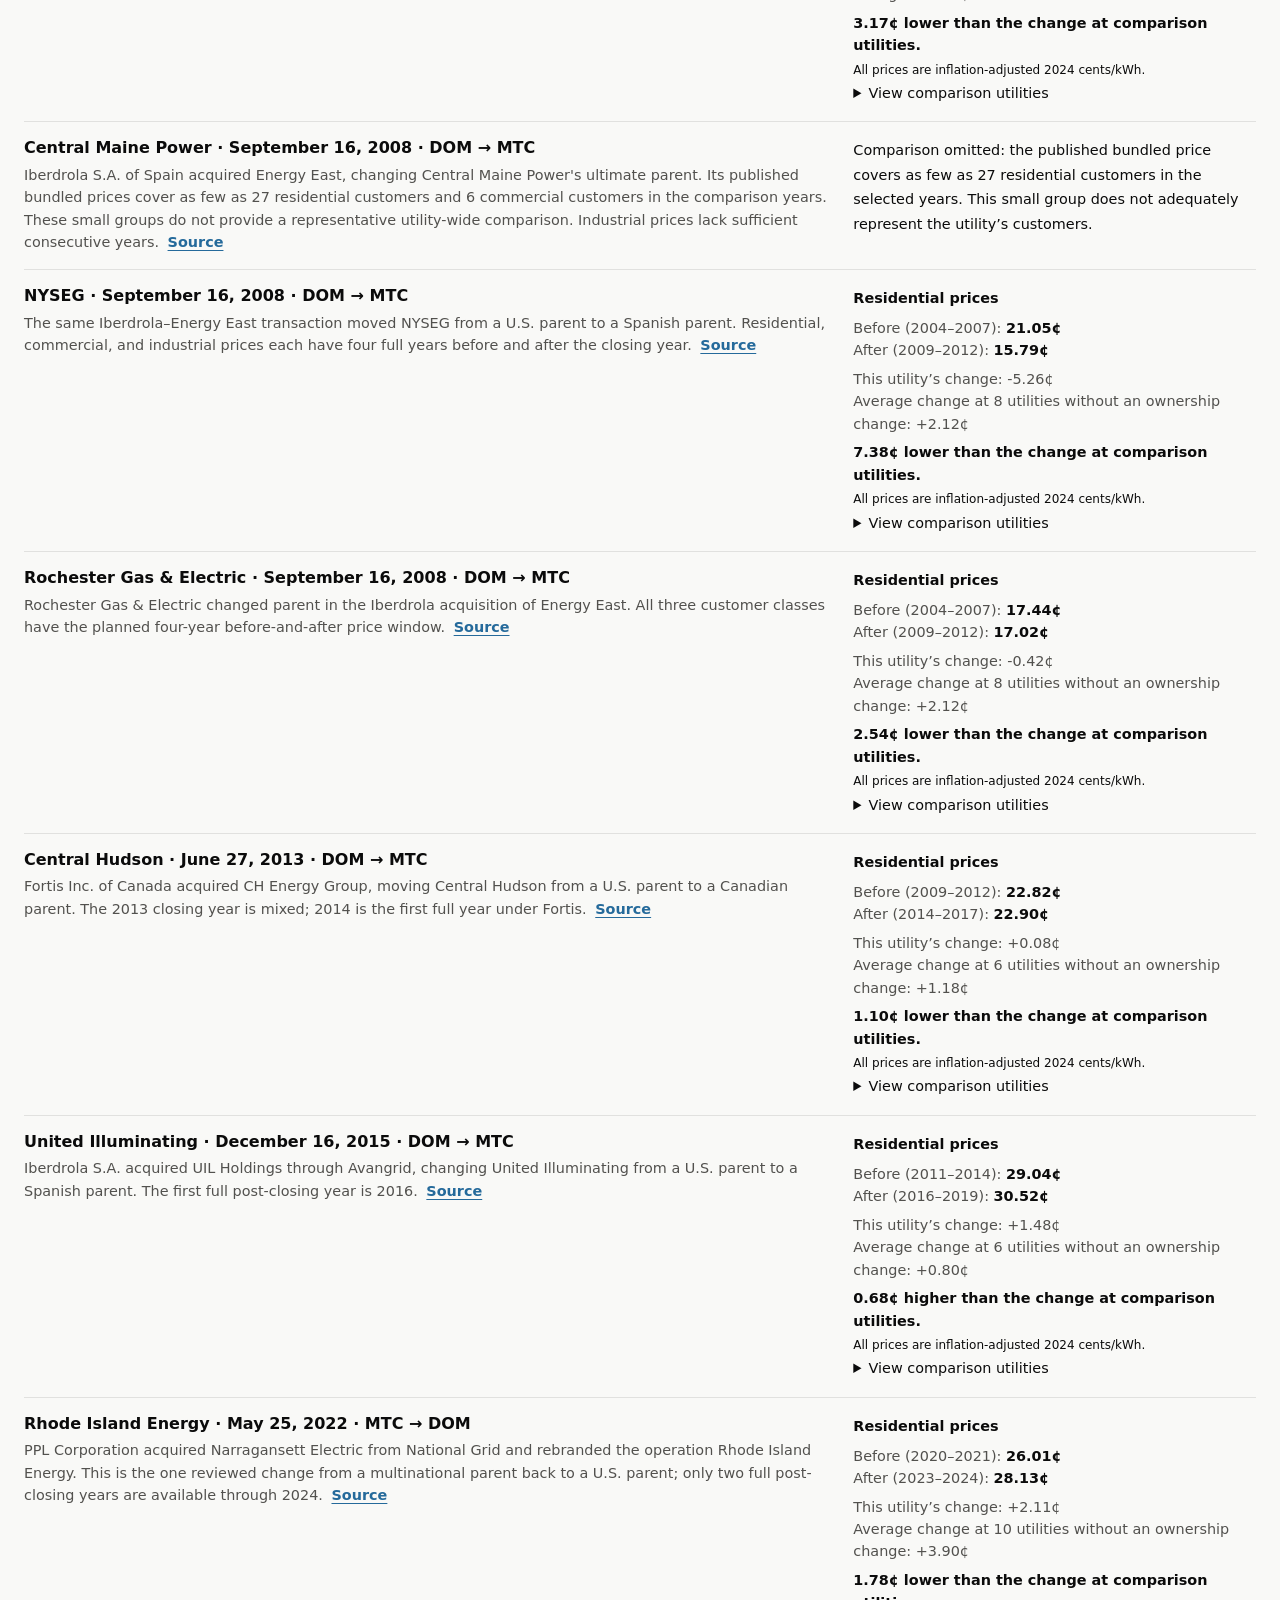
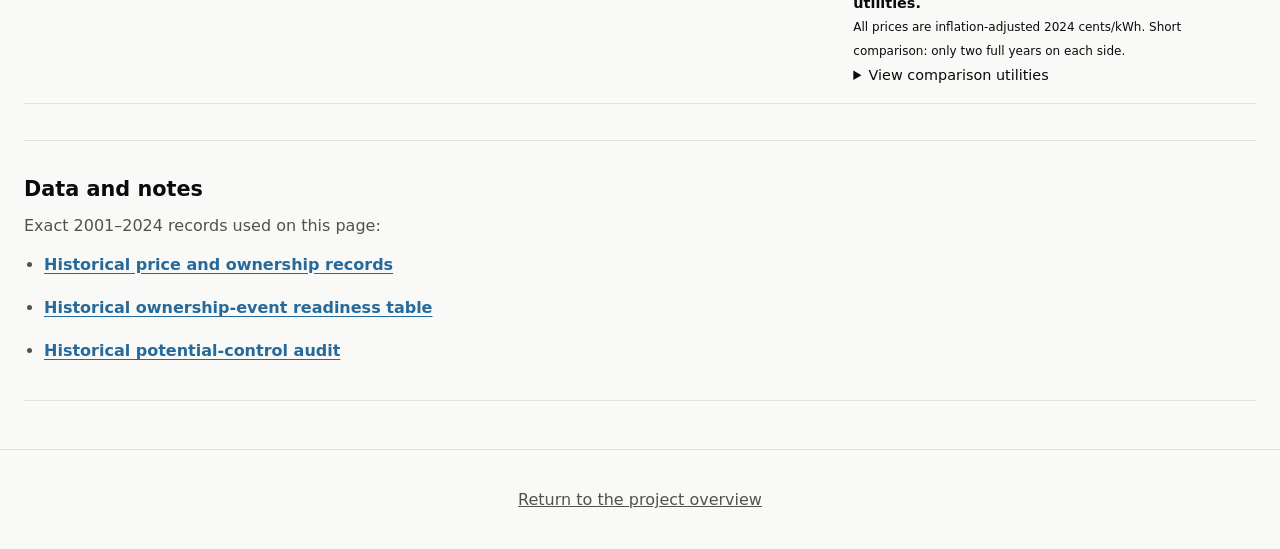
<file: site/november-data-extension.html>
<!DOCTYPE html>
<html lang="en">
<head>
  <meta charset="UTF-8">
  <meta name="viewport" content="width=device-width, initial-scale=1.0">
  <meta name="description" content="Extended historical data for the New York and New England utility price and ownership panel from 2001 through 2024.">
  <title>Extended historical data | Utility ownership research</title>
  <link rel="stylesheet" href="styles.css?v=20261116c">
</head>
<body>
  <header class="research-header model-header extension-header">
    <nav class="research-nav model-nav" aria-label="Research navigation">
      <a href="index.html">Overview</a>
      <a href="price-model.html">Price results</a>
      <a href="reliability-panel-model.html">Reliability results</a>
      <a href="november-data-extension.html" aria-current="page">Extended historical data</a>
      <a href="#downloads">Data downloads</a>
    </nav>
    <p class="model-eyebrow">Extended historical data · 2001–2024</p>
    <h1>Extended historical price and ownership panel</h1>
    <p>
      The same 42 utilities followed from the earliest common year through the
      latest reviewed project data.
    </p>
    <div class="extension-scope-line">
      <label class="model-select" for="extension-price-basis">
        Price basis
        <select id="extension-price-basis">
          <option value="nominal">Published nominal cents</option>
          <option value="real_2024">Inflation-adjusted 2024 cents</option>
        </select>
      </label>
      <p id="extension-basis-note">
        Published nominal cents per kWh. The page is descriptive and does not
        report a causal estimate.
      </p>
    </div>
  </header>

  <main class="research-main research-main--wide model-main extension-main">
    <section id="ownership-trends" aria-labelledby="ownership-trends-title">
      <div class="model-section-heading extension-section-heading">
        <div>
          <h2 id="ownership-trends-title">Annual median prices</h2>
          <p>
            Median of the available utility prices in each ownership group and year.
            Hover over or select a point for its value, group size, and range.
          </p>
        </div>
        <label class="model-select" for="extension-customer-class">
          Customer class — applies to all charts and comparisons below
          <select id="extension-customer-class">
            <option value="residential">Residential</option>
            <option value="commercial">Commercial</option>
            <option value="industrial">Industrial</option>
          </select>
        </label>
      </div>
      <div class="ownership-key ownership-key--intro" aria-label="Ownership categories">
        <span><i class="ownership-swatch ownership-swatch--mtc"></i><strong>MTC</strong> Foreign or multinational parent</span>
        <span><i class="ownership-swatch ownership-swatch--dom"></i><strong>DOM</strong> U.S.-owned investor utility</span>
        <span><i class="ownership-swatch ownership-swatch--coop"></i><strong>COOP</strong> Local non-shareholder ownership</span>
      </div>
      <p id="extension-trend-status" class="chart-status" hidden></p>
      <div id="extension-trend-chart" class="extension-chart" aria-live="polite"></div>
      <div id="extension-trend-detail" class="extension-point-detail" aria-live="polite"></div>
    </section>

    <section id="utility-history" aria-labelledby="utility-history-title">
      <div class="model-section-heading extension-section-heading">
        <div>
          <h2 id="utility-history-title">Individual utility history</h2>
          <p>
            The nine highlighted utilities appear below. The customer-class selector
            above switches all charts together. Select a point for its price and customer count.
          </p>
        </div>
      </div>
      <div id="extension-small-panels" class="extension-small-panels"></div>
      <div class="model-section-heading extension-section-heading">
        <h3>Explore a utility in detail</h3>
        <label class="model-select" for="extension-utility">
          Utility
          <select id="extension-utility"></select>
        </label>
      </div>
      <p id="extension-utility-status" class="chart-status" hidden></p>
      <div id="extension-utility-chart" class="extension-chart" aria-live="polite"></div>
      <div id="extension-point-detail" class="extension-point-detail" aria-live="polite"></div>
      <p id="extension-utility-summary" class="result-note"></p>
    </section>

    <section id="ownership-changes" aria-labelledby="ownership-changes-title">
      <h2 id="ownership-changes-title">Reviewed ownership changes</h2>
      <p>The figures beside each acquisition compare average prices before and after the ownership change, for the customer class selected above. They also show how prices changed over the same years at utilities that did not change ownership. All amounts use inflation-adjusted 2024 cents per kWh; averages give each year and each comparison utility equal weight. The acquisition year is left out. These descriptive comparisons do not establish causation.</p>
      <p>
        Nine clean ownership-class changes occur between 2001 and 2024: eight from
        DOM to MTC and one from MTC to DOM. DOM means a U.S.-owned investor utility;
        MTC means a utility with a foreign or multinational parent.
      </p>
      <div class="extension-event-list">
        <article>
          <h3>Versant Power lineage (Bangor Hydro) · October 10, 2001 · <strong>DOM → MTC</strong></h3>
          <p>
            Emera Inc. of Canada acquired Bangor Hydro-Electric, the utility lineage
            now shown as Versant Power. Because the acquisition closed in the first
            panel year, there is no full four-year pre-change window.
            <a href="https://www.sec.gov/Archives/edgar/data/9548/000000954801500012/bheem8ka.txt">Source</a>
          </p>
        </article>
        <article>
          <h3>Niagara Mohawk · January 31, 2002 · <strong>DOM → MTC</strong></h3>
          <p>
            National Grid plc of the United Kingdom acquired Niagara Mohawk. Only
            2001 is available as a full pre-closing year, so this change does not
            have the planned four-year comparison window.
            <a href="https://www.sec.gov/Archives/edgar/data/1004315/000100431502000005/form6-k.txt">Source</a>
          </p>
        </article>
        <article>
          <h3>Green Mountain Power · April 12, 2007 · <strong>DOM → MTC</strong></h3>
          <p>
            Gaz Metro Limited Partnership of Canada acquired Green Mountain Power;
            the legal utility and EIA identifier continued under the new parent.
            All three customer classes have four full years before and after.
            <a href="https://www.sec.gov/Archives/edgar/data/43704/000004370407000017/form_8-kmergercompletion.pdf">Source</a>
          </p>
        </article>
        <article>
          <h3>Central Maine Power · September 16, 2008 · <strong>DOM → MTC</strong></h3>
          <p>
            Iberdrola S.A. of Spain acquired Energy East, changing Central Maine
            Power's ultimate parent. Its published bundled prices cover as few as
            27 residential customers and 6 commercial customers in the comparison
            years. These small groups do not provide a representative utility-wide
            comparison. Industrial prices lack sufficient consecutive years.
            <a href="https://www.sec.gov/Archives/edgar/data/1046861/000104686108000163/e8k091608.htm">Source</a>
          </p>
        </article>
        <article>
          <h3>NYSEG · September 16, 2008 · <strong>DOM → MTC</strong></h3>
          <p>
            The same Iberdrola–Energy East transaction moved NYSEG from a U.S.
            parent to a Spanish parent. Residential, commercial, and industrial
            prices each have four full years before and after the closing year.
            <a href="https://www.sec.gov/Archives/edgar/data/1046861/000104686108000163/e8k091608.htm">Source</a>
          </p>
        </article>
        <article>
          <h3>Rochester Gas &amp; Electric · September 16, 2008 · <strong>DOM → MTC</strong></h3>
          <p>
            Rochester Gas &amp; Electric changed parent in the Iberdrola acquisition
            of Energy East. All three customer classes have the planned four-year
            before-and-after price window.
            <a href="https://www.sec.gov/Archives/edgar/data/1046861/000104686108000163/e8k091608.htm">Source</a>
          </p>
        </article>
        <article>
          <h3>Central Hudson · June 27, 2013 · <strong>DOM → MTC</strong></h3>
          <p>
            Fortis Inc. of Canada acquired CH Energy Group, moving Central Hudson
            from a U.S. parent to a Canadian parent. The 2013 closing year is mixed;
            2014 is the first full year under Fortis.
            <a href="https://www.sec.gov/Archives/edgar/data/1061393/000119312513274933/d561415dex991.htm">Source</a>
          </p>
        </article>
        <article>
          <h3>United Illuminating · December 16, 2015 · <strong>DOM → MTC</strong></h3>
          <p>
            Iberdrola S.A. acquired UIL Holdings through Avangrid, changing United
            Illuminating from a U.S. parent to a Spanish parent. The first full
            post-closing year is 2016.
            <a href="https://www.sec.gov/Archives/edgar/data/1634997/000119312515407879/d105528d8k.htm">Source</a>
          </p>
        </article>
        <article>
          <h3>Rhode Island Energy · May 25, 2022 · <strong>MTC → DOM</strong></h3>
          <p>
            PPL Corporation acquired Narragansett Electric from National Grid and
            rebranded the operation Rhode Island Energy. This is the one reviewed
            change from a multinational parent back to a U.S. parent; only two full
            post-closing years are available through 2024.
            <a href="https://investors.pplweb.com/2022-05-25-PPL-Corporation-completes-acquisition-of-Rhode-Islands-primary-electric-and-natural-gas-utility">Source</a>
          </p>
        </article>
      </div>
    </section>

    <section id="downloads" aria-labelledby="extension-downloads-title">
      <h2 id="extension-downloads-title">Data and notes</h2>
      <p>Exact 2001–2024 records used on this page:</p>
      <ul class="extension-download-list">
        <li><a href="data/november_extension_price_history.csv">Historical price and ownership records</a></li>
        <li><a href="data/november_extension_research_design.csv">Historical ownership-event readiness table</a></li>
        <li><a href="data/november_extension_control_pool.csv">Historical potential-control audit</a></li>
      </ul>
    </section>
  </main>

  <footer class="page-footer research-footer">
    <p><a href="index.html">Return to the project overview</a></p>
  </footer>

  <script src="data/november_extension_price_history.js?v=20261116c"></script>
  <script src="data/november_extension_research_design.js?v=20261116c"></script>
  <script src="november-data-extension.js?v=20261116c"></script>
</body>
</html>
</file>
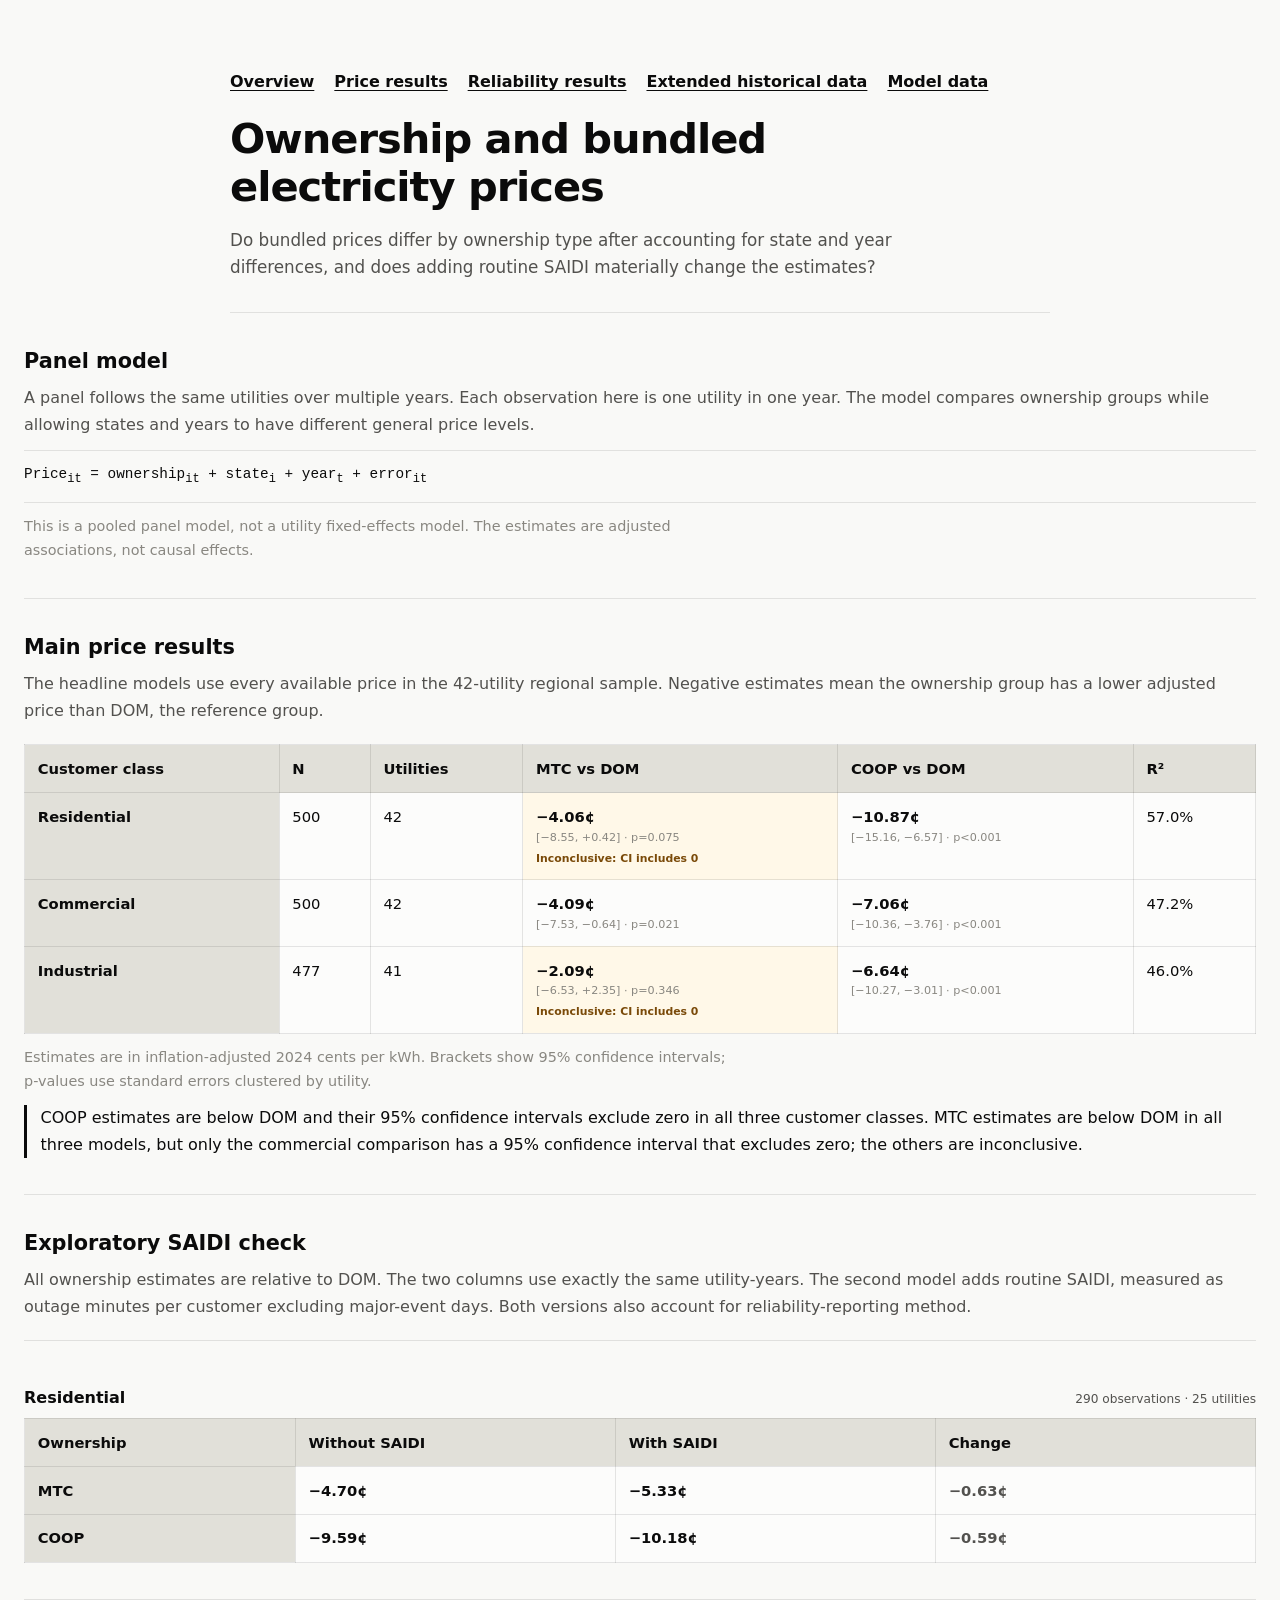
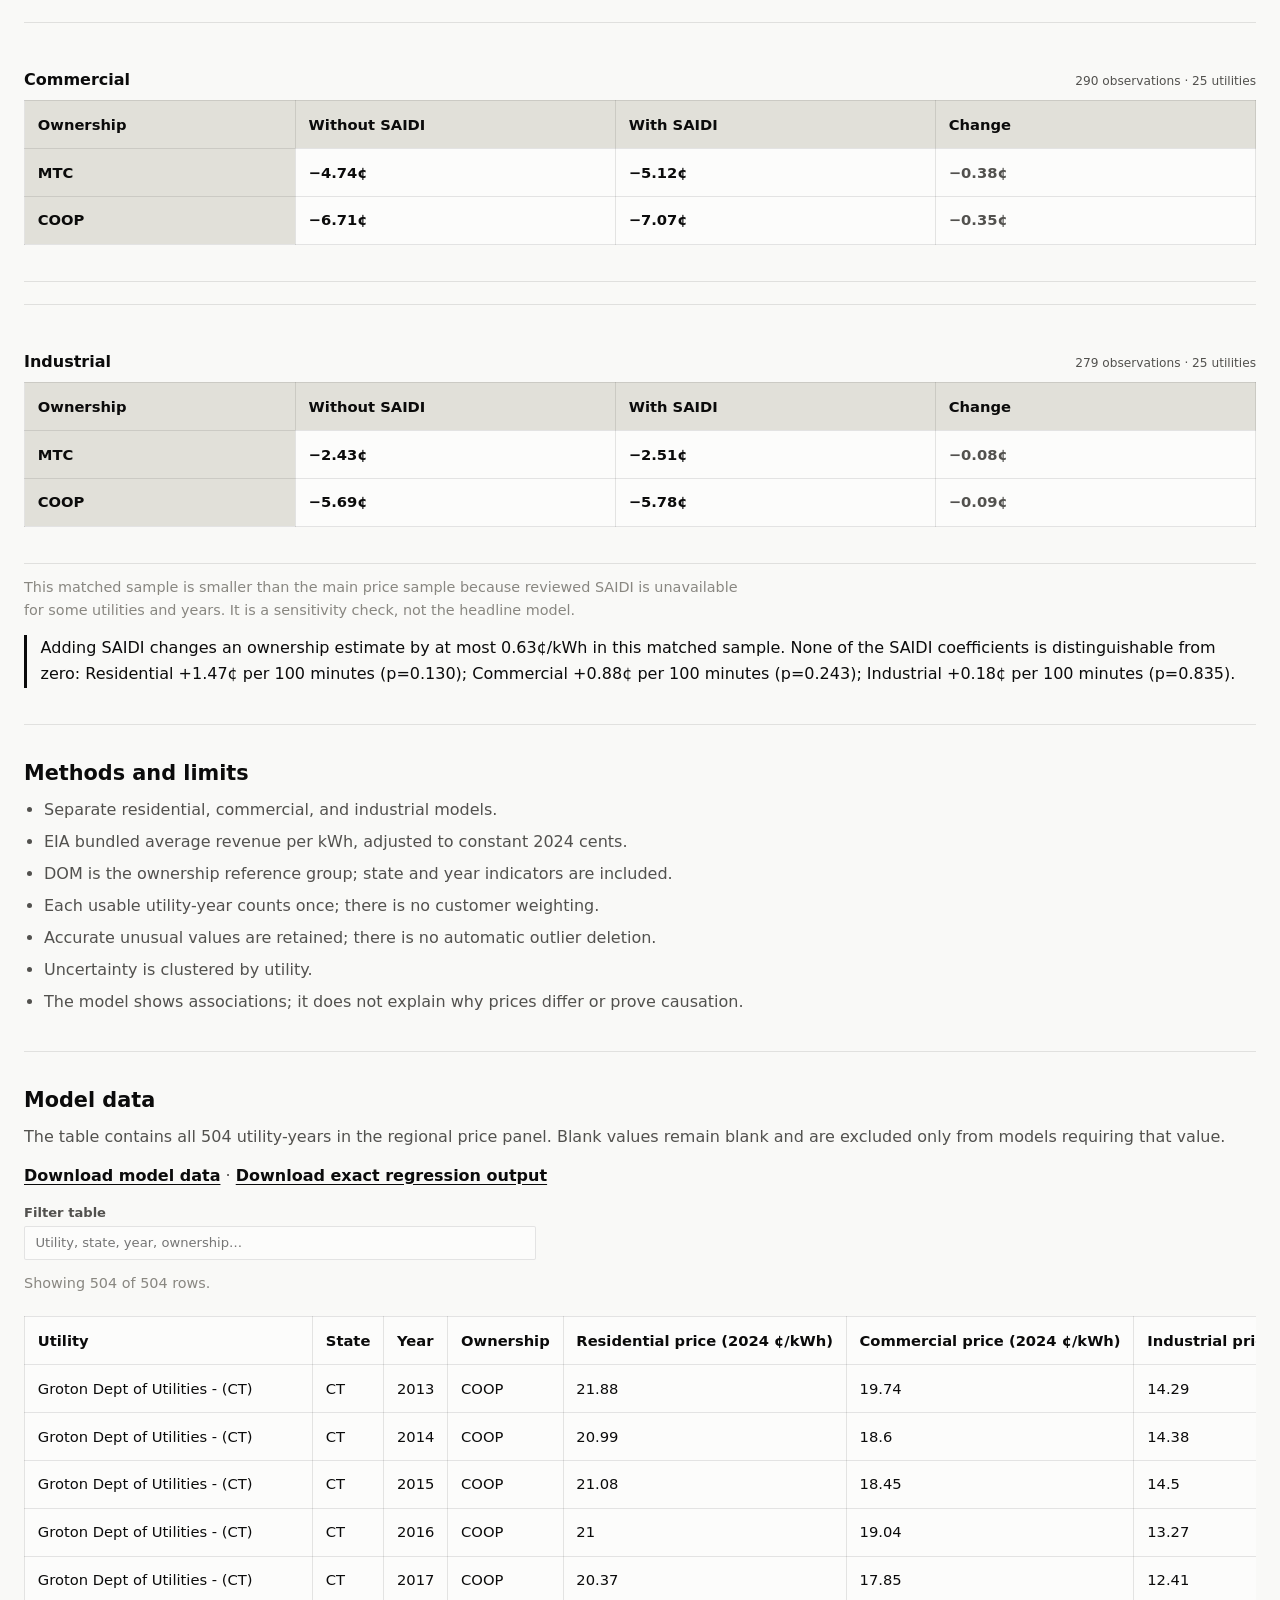
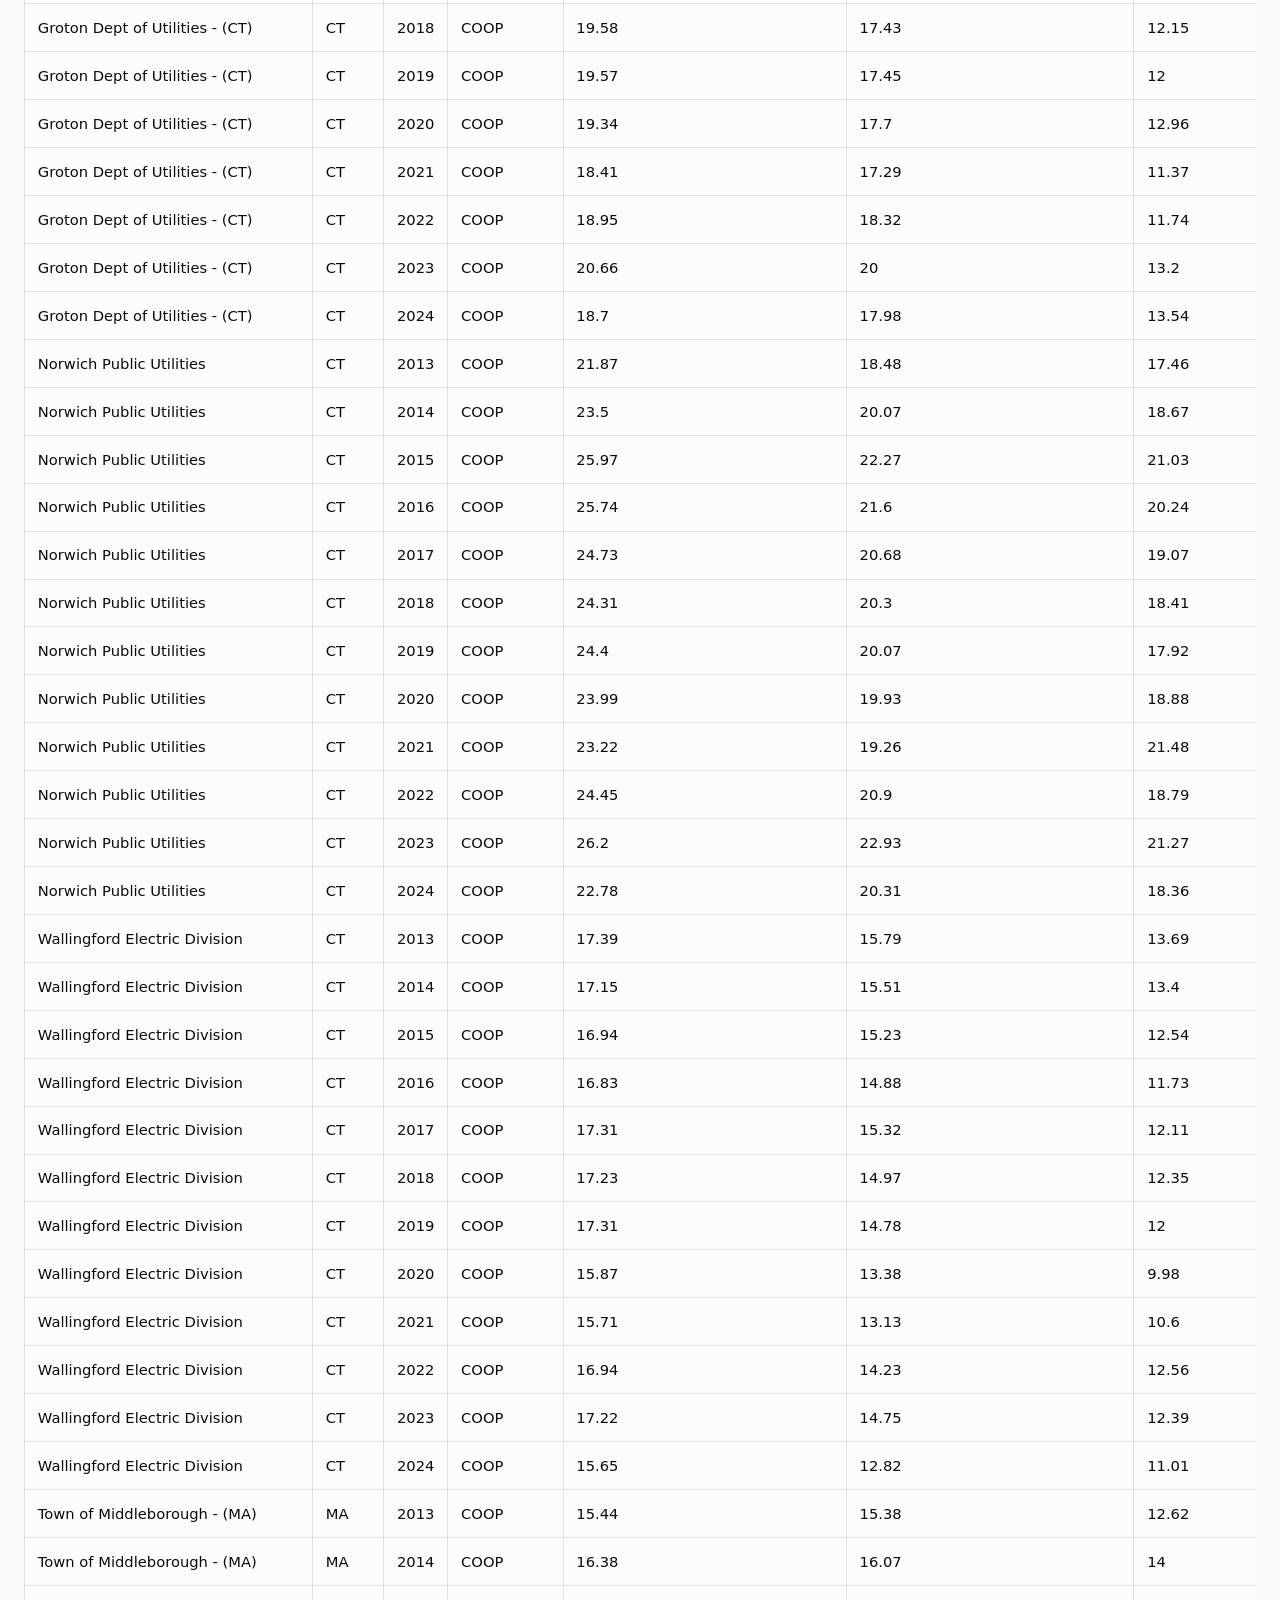
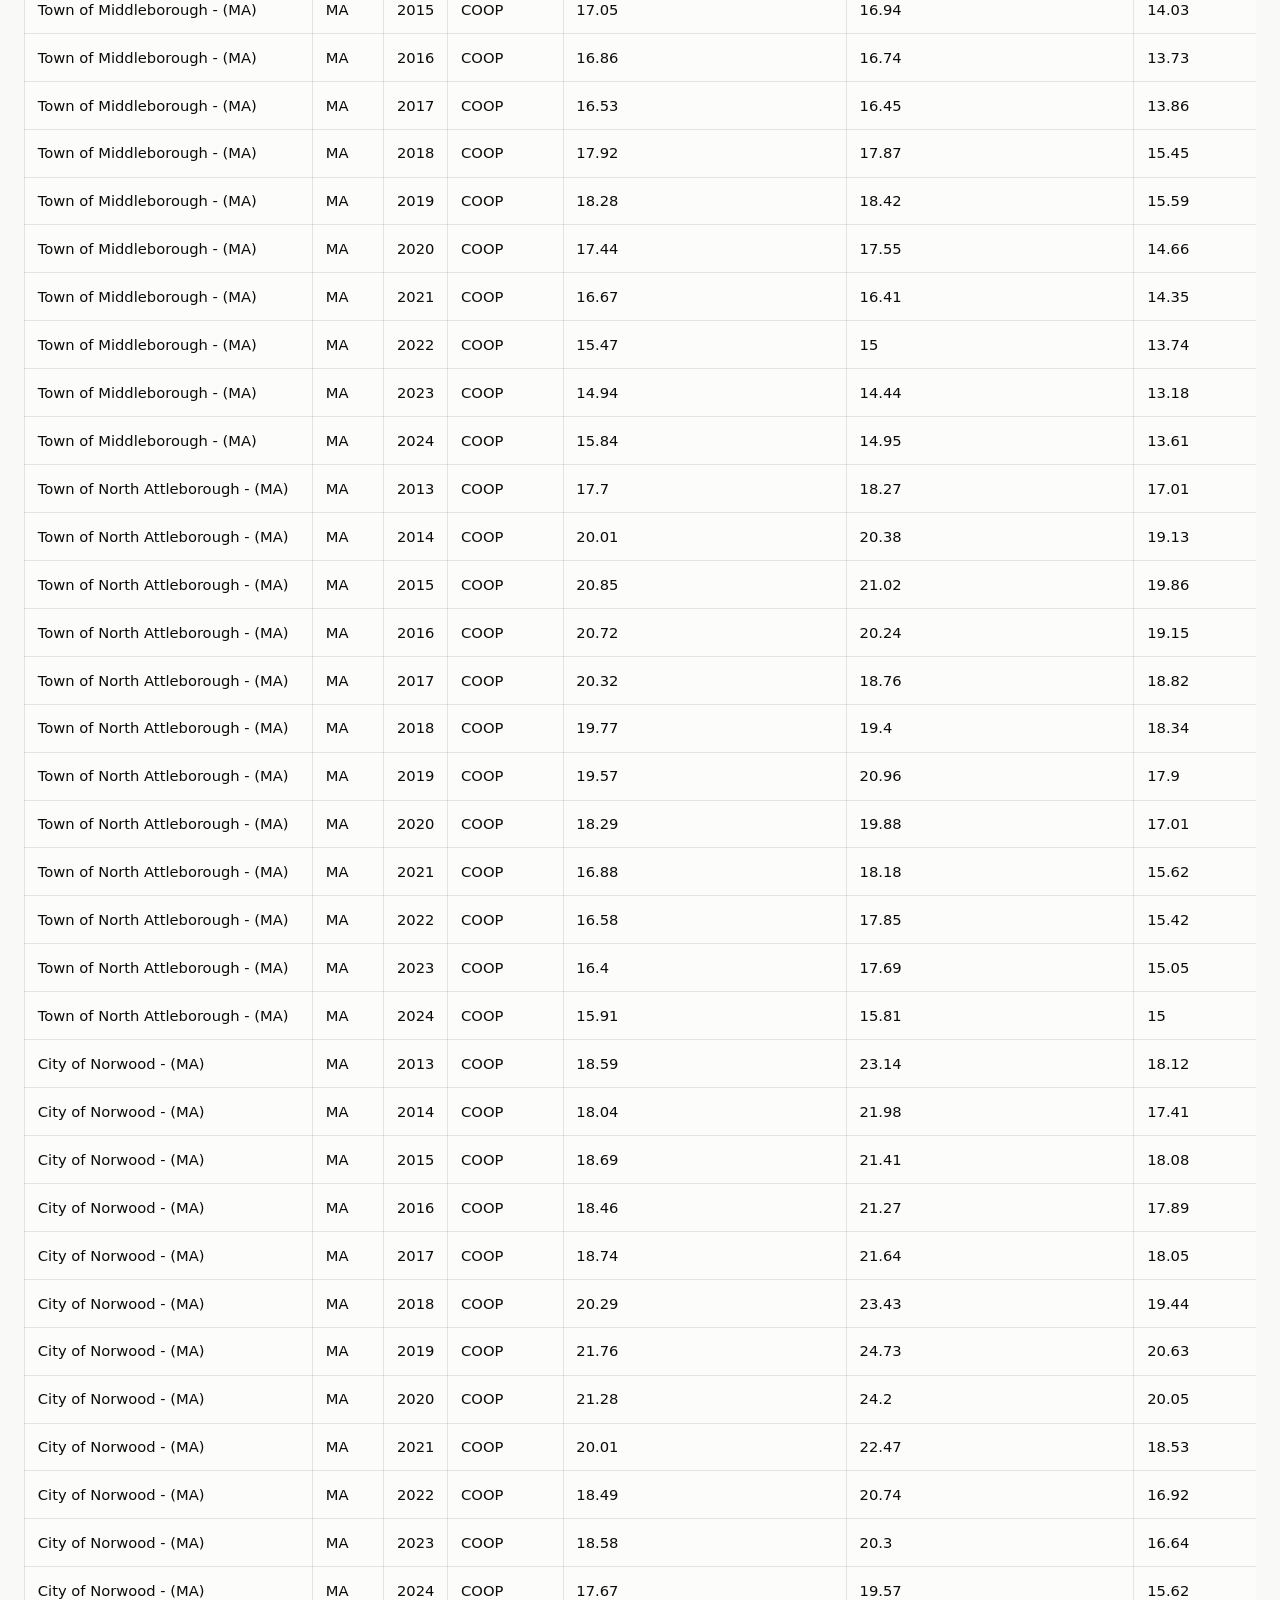
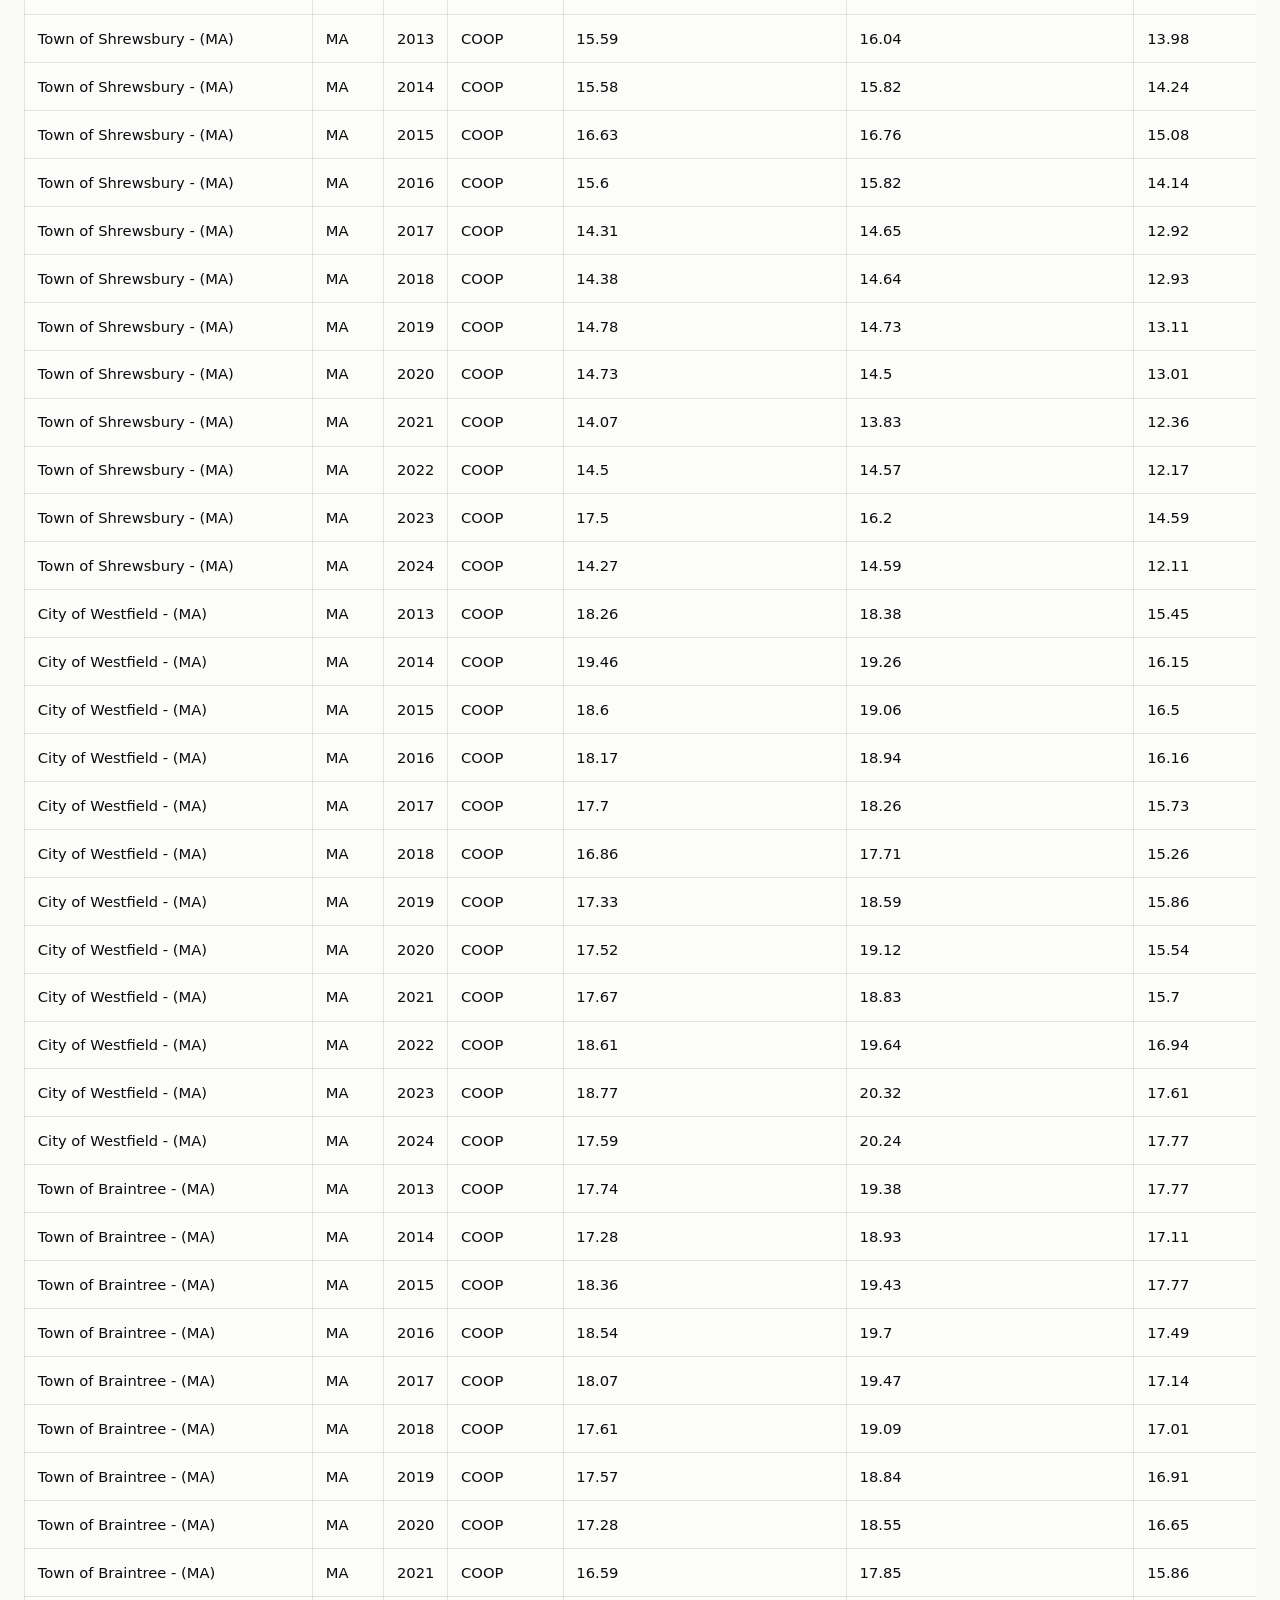
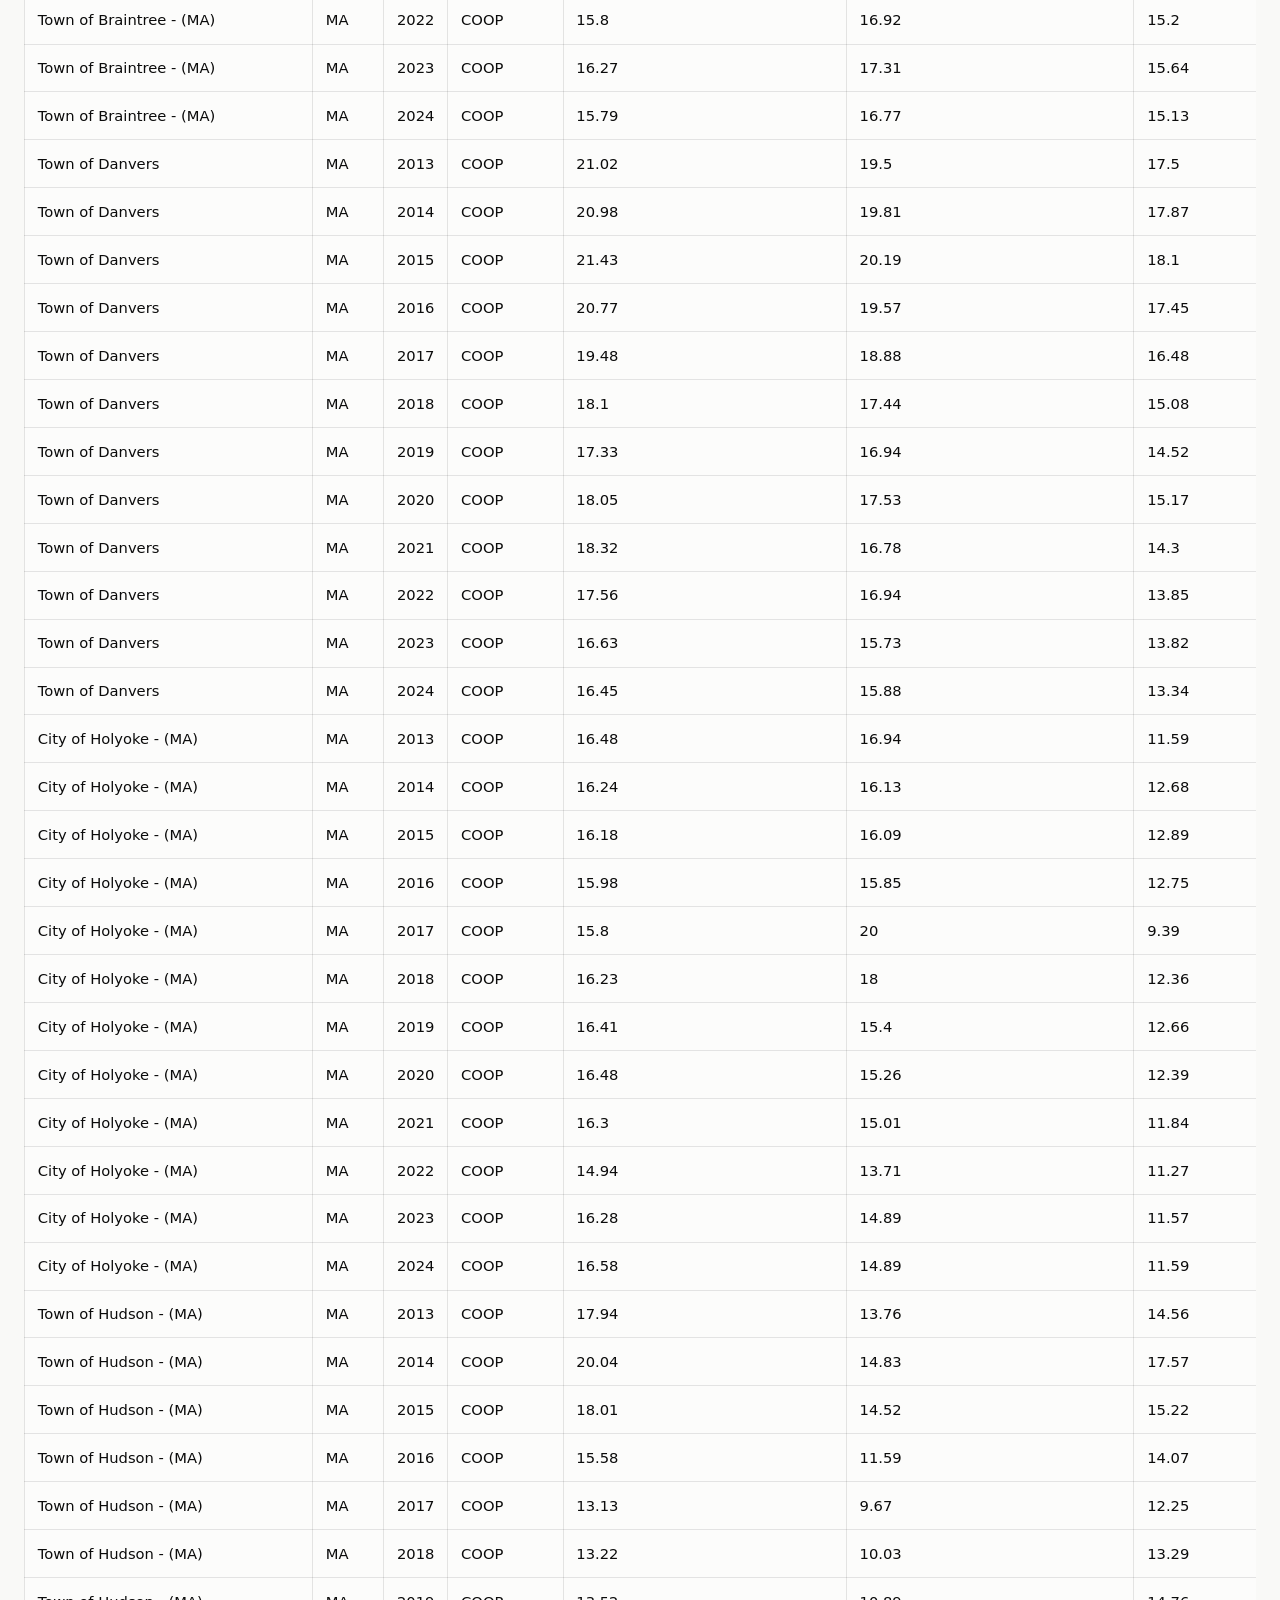
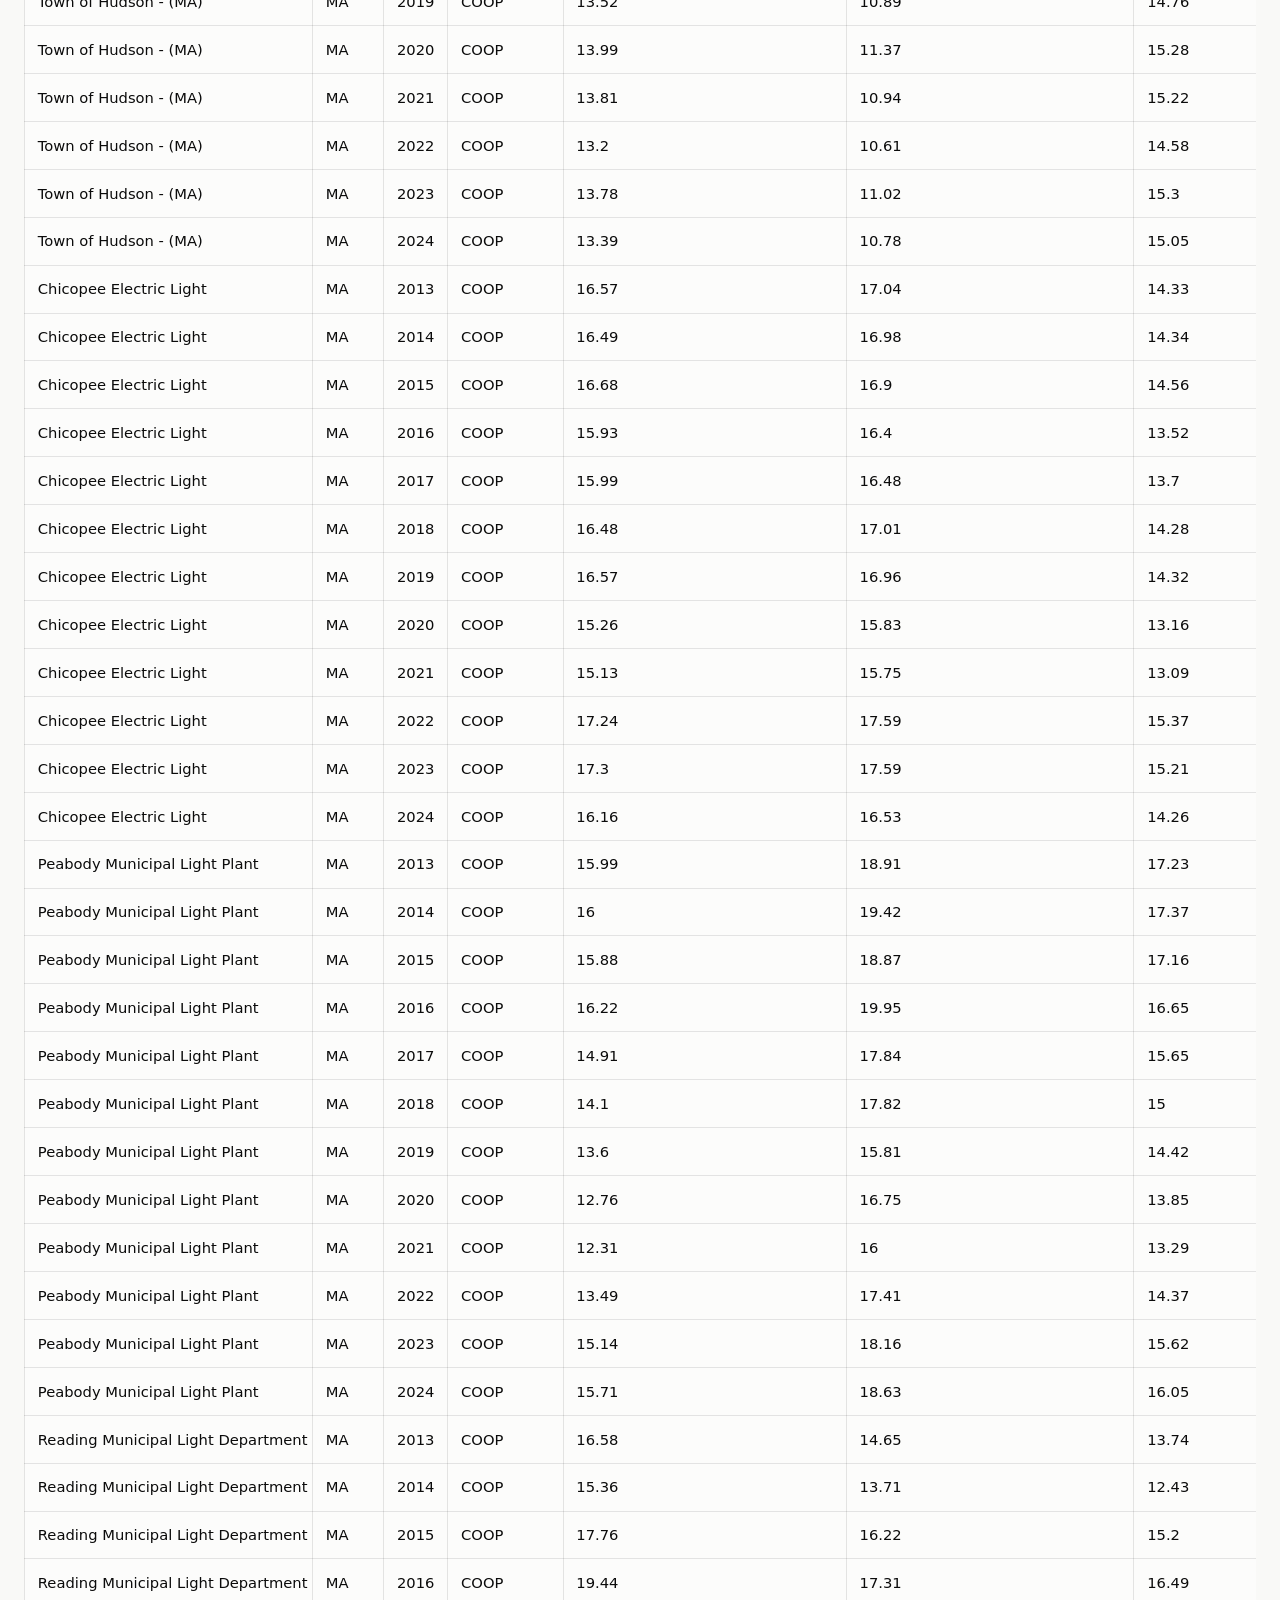
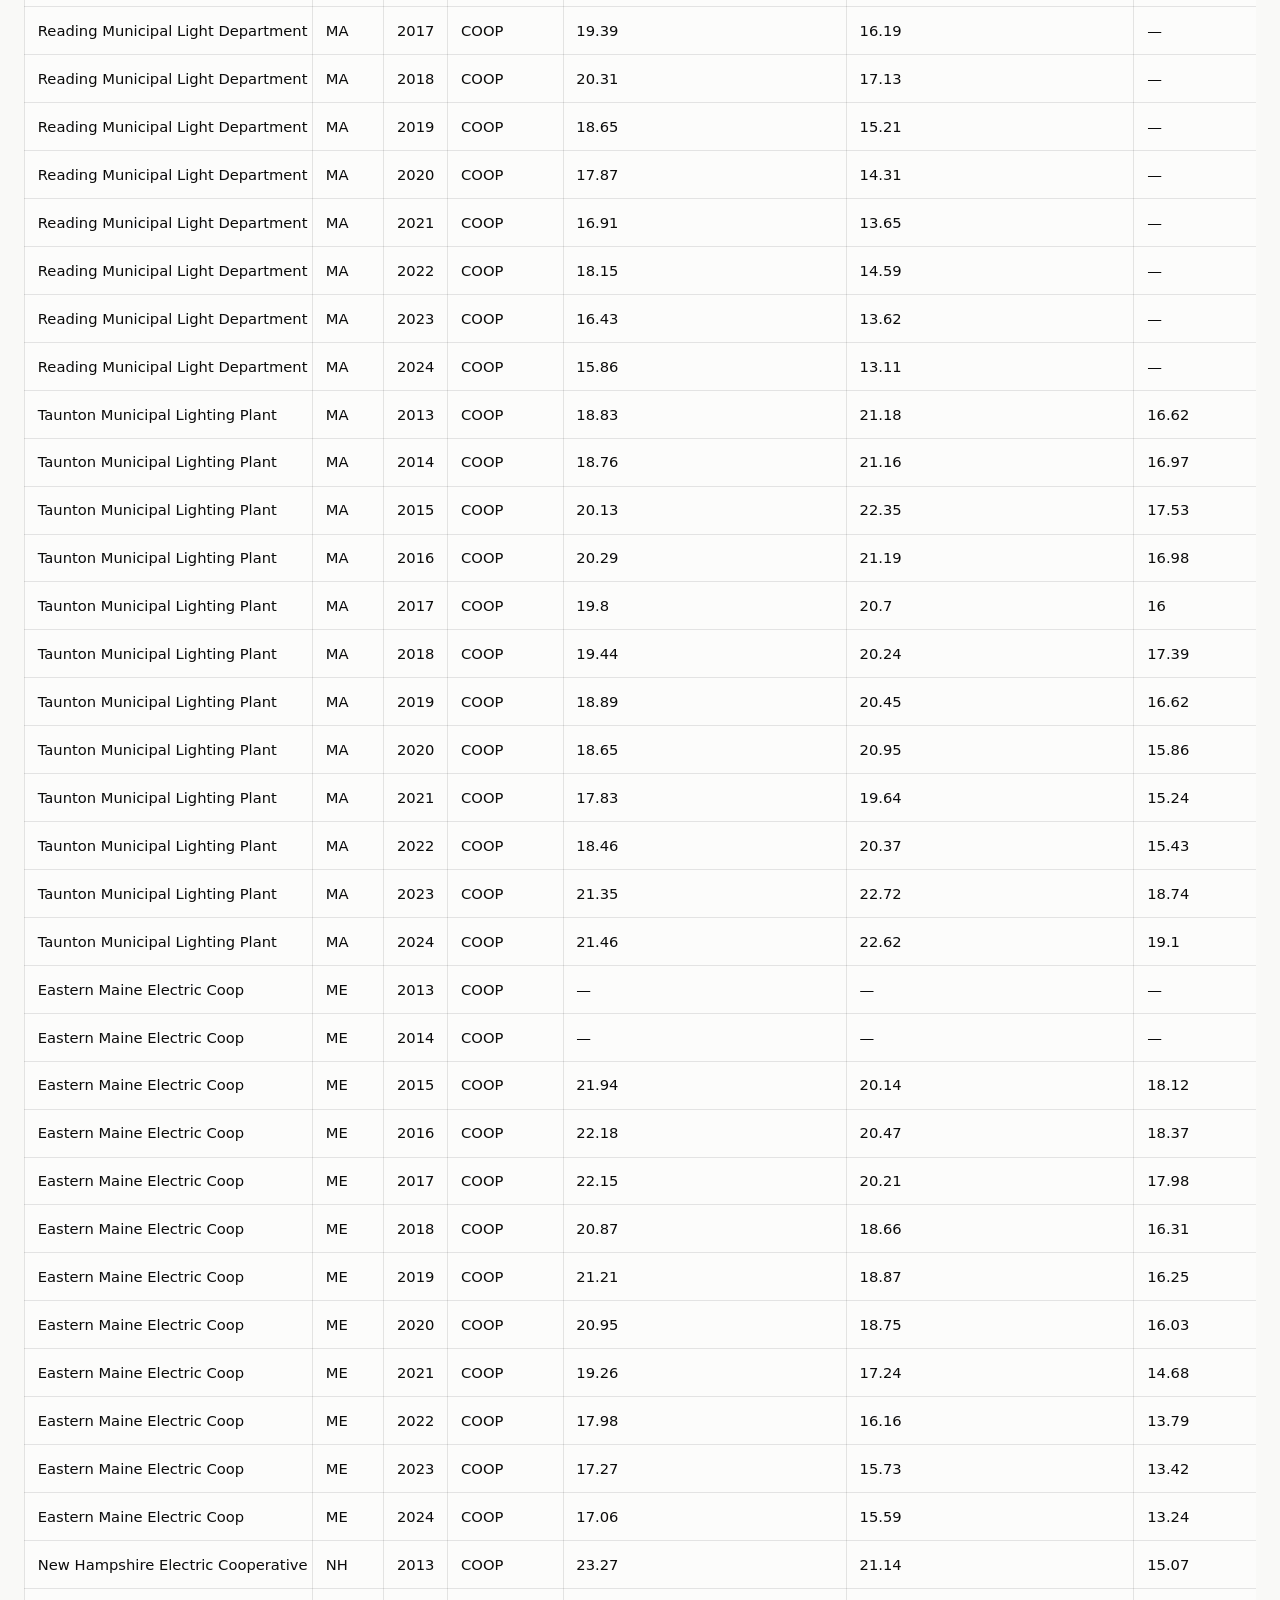
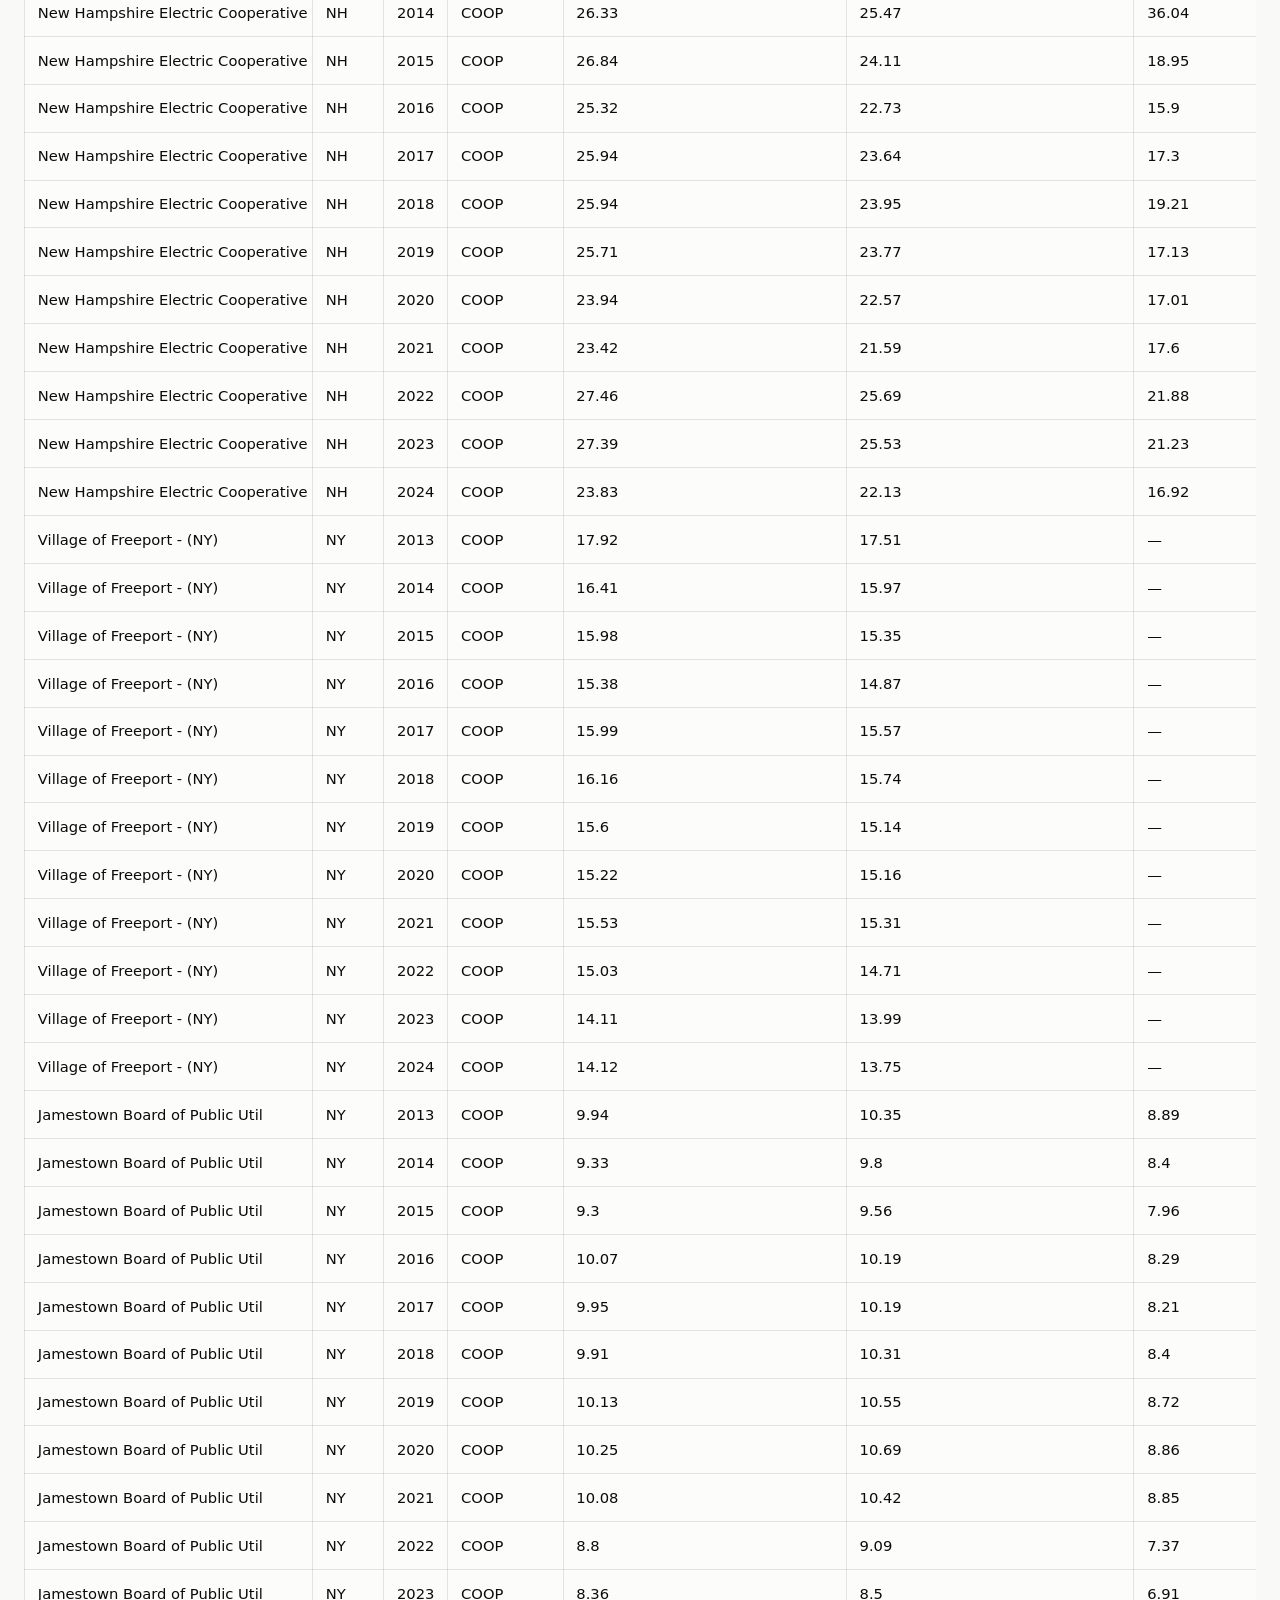
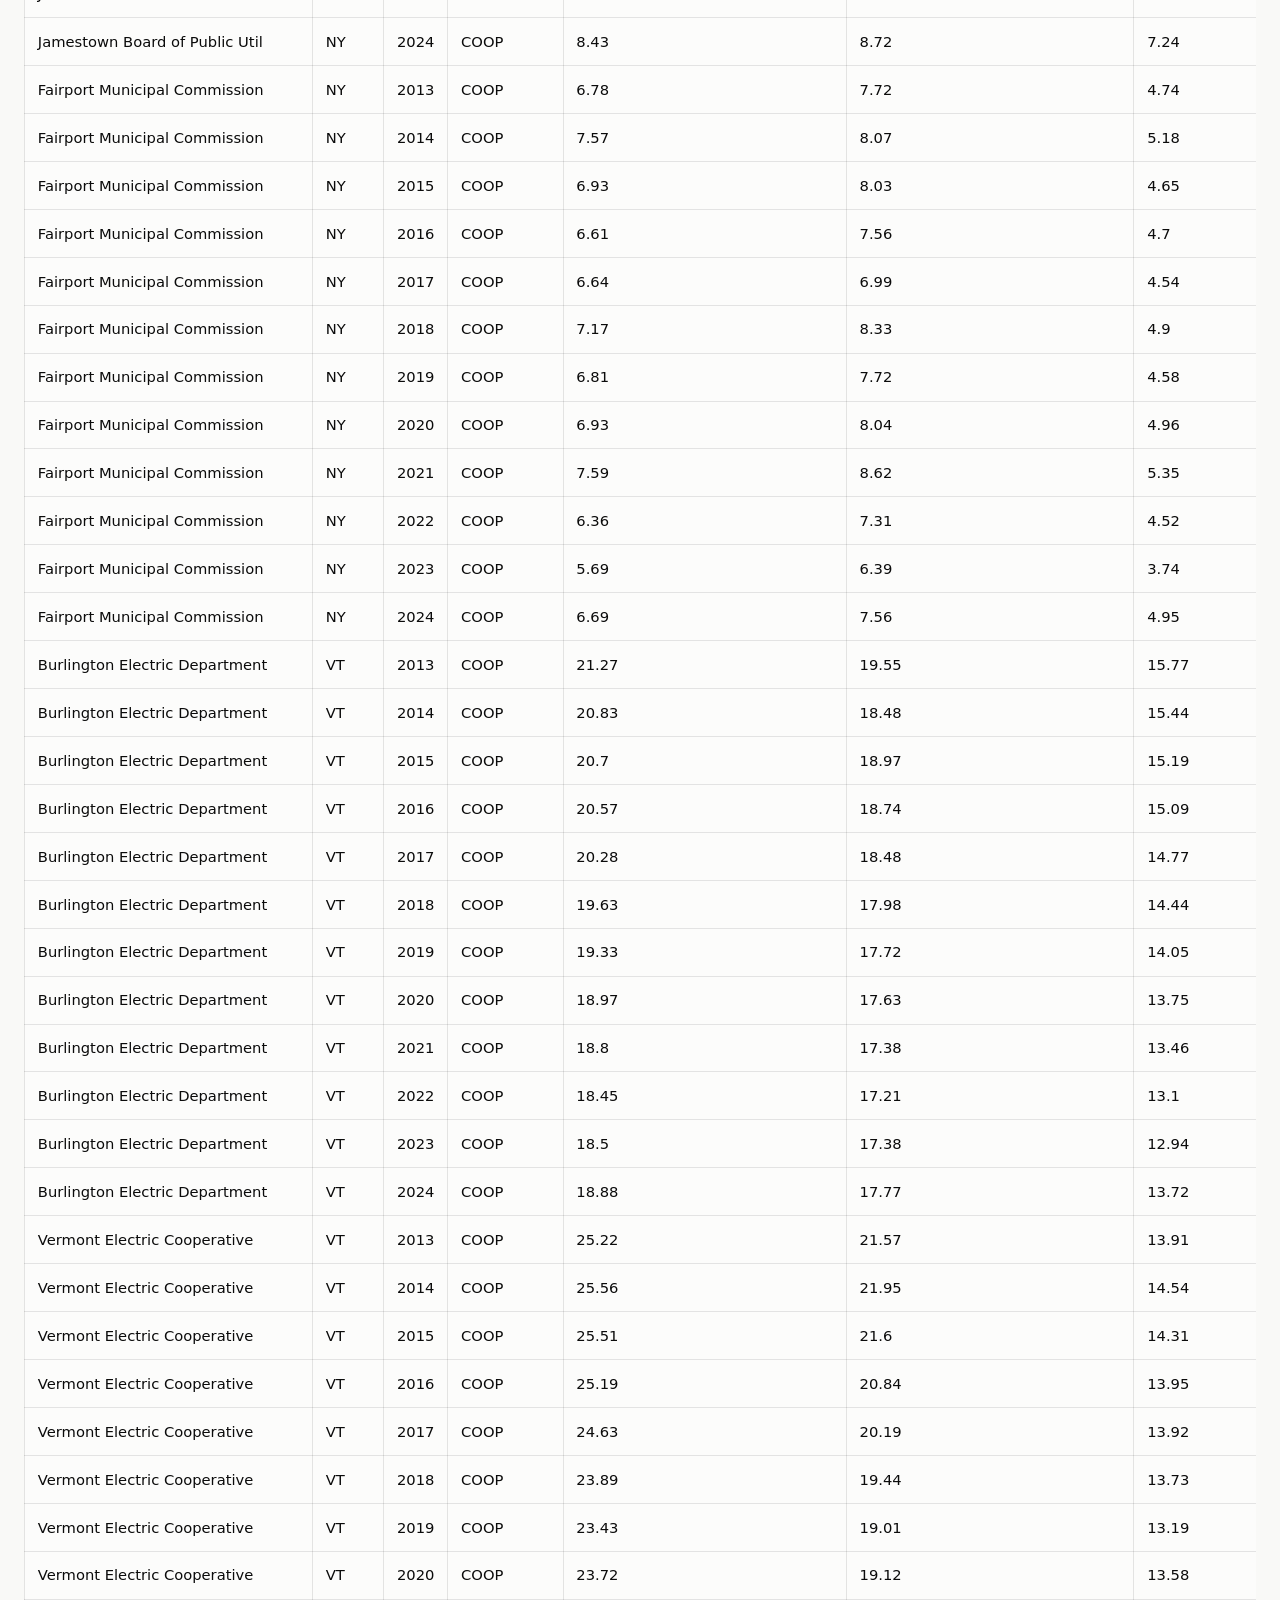
<file: site/price-model.html>
<!DOCTYPE html>
<html lang="en">
<head>
  <meta charset="UTF-8">
  <meta name="viewport" content="width=device-width, initial-scale=1.0">
  <meta name="description" content="Panel estimates of utility ownership and bundled electricity prices in New York and New England, 2013–2024, with an exploratory SAIDI comparison.">
  <title>Price panel model | Utility ownership research</title>
  <link rel="stylesheet" href="styles.css?v=20260901b">
</head>
<body>
  <header class="research-header model-header">
    <nav class="research-nav model-nav" aria-label="Price model navigation">
      <a href="index.html">Overview</a>
      <a href="price-model.html" aria-current="page">Price results</a>
      <a href="reliability-panel-model.html">Reliability results</a>
      <a href="november-data-extension.html">Extended historical data</a>
      <a href="#analysis-data">Model data</a>
    </nav>
    <h1>Ownership and bundled electricity prices</h1>
    <p>
      Do bundled prices differ by ownership type after accounting for state and year
      differences, and does adding routine SAIDI materially change the estimates?
    </p>
  </header>

  <main class="research-main research-main--wide model-main">
    <section id="specification" aria-labelledby="specification-title">
      <h2 id="specification-title">Panel model</h2>
      <p>
        A panel follows the same utilities over multiple years. Each observation here
        is one utility in one year. The model compares ownership groups while allowing
        states and years to have different general price levels.
      </p>
      <p class="model-equation">
        Price<sub>it</sub> = ownership<sub>it</sub> + state<sub>i</sub> + year<sub>t</sub> + error<sub>it</sub>
      </p>
      <p class="table-note">
        This is a pooled panel model, not a utility fixed-effects model. The estimates
        are adjusted associations, not causal effects.
      </p>
    </section>

    <section id="price-results" aria-labelledby="price-results-title">
      <h2 id="price-results-title">Main price results</h2>
      <p>
        The headline models use every available price in the 42-utility regional
        sample. Negative estimates mean the ownership group has a lower adjusted price
        than DOM, the reference group.
      </p>
      <div class="table-wrap model-results-table-wrap">
        <table class="ownership-table model-results-table model-results-table--main">
          <thead>
            <tr>
              <th scope="col">Customer class</th>
              <th scope="col">N</th>
              <th scope="col">Utilities</th>
              <th scope="col">MTC vs DOM</th>
              <th scope="col">COOP vs DOM</th>
              <th scope="col">R²</th>
            </tr>
          </thead>
          <tbody id="main-price-results-table"></tbody>
        </table>
      </div>
      <p class="table-note">
        Estimates are in inflation-adjusted 2024 cents per kWh. Brackets show 95%
        confidence intervals; p-values use standard errors clustered by utility.
      </p>
      <p id="main-price-finding" class="model-result-summary"></p>
    </section>

    <section id="saidi-check" aria-labelledby="saidi-check-title">
      <h2 id="saidi-check-title">Exploratory SAIDI check</h2>
      <p>
        All ownership estimates are relative to DOM. The two columns use exactly the
        same utility-years. The second model adds routine SAIDI, measured as outage
        minutes per customer excluding major-event days. Both versions also account
        for reliability-reporting method.
      </p>
      <div id="saidi-comparison-groups" class="model-saidi-groups"></div>
      <p class="table-note">
        This matched sample is smaller than the main price sample because reviewed
        SAIDI is unavailable for some utilities and years. It is a sensitivity check,
        not the headline model.
      </p>
      <p id="saidi-comparison-finding" class="model-result-summary"></p>
    </section>

    <section id="methods" aria-labelledby="methods-title">
      <h2 id="methods-title">Methods and limits</h2>
      <ul class="model-method-list">
        <li>Separate residential, commercial, and industrial models.</li>
        <li>EIA bundled average revenue per kWh, adjusted to constant 2024 cents.</li>
        <li>DOM is the ownership reference group; state and year indicators are included.</li>
        <li>Each usable utility-year counts once; there is no customer weighting.</li>
        <li>Accurate unusual values are retained; there is no automatic outlier deletion.</li>
        <li>Uncertainty is clustered by utility.</li>
        <li>The model shows associations; it does not explain why prices differ or prove causation.</li>
      </ul>
    </section>

    <section id="analysis-data" aria-labelledby="analysis-data-title">
      <h2 id="analysis-data-title">Model data</h2>
      <p>
        The table contains all 504 utility-years in the regional price panel. Blank
        values remain blank and are excluded only from models requiring that value.
      </p>
      <p class="model-downloads">
        <a href="data/price_panel_model_analysis.csv">Download model data</a>
        · <a href="data/price_panel_model_results.json">Download exact regression output</a>
      </p>
      <label class="model-data-filter" for="model-data-search">
        Filter table
        <input id="model-data-search" type="search" placeholder="Utility, state, year, ownership…">
      </label>
      <p id="model-data-status" class="table-note" aria-live="polite">Loading model data…</p>
      <div class="table-wrap model-data-table-wrap">
        <table class="ownership-table model-data-table">
          <thead id="model-data-head"></thead>
          <tbody id="model-data-body"></tbody>
        </table>
      </div>
    </section>
  </main>

  <footer class="page-footer research-footer">
    <p><a href="index.html">Return to the observed-data overview</a></p>
  </footer>

  <script src="data/price_panel_model_results.js?v=20260916a"></script>
  <script src="price-model.js?v=20260916a"></script>
</body>
</html>
</file>
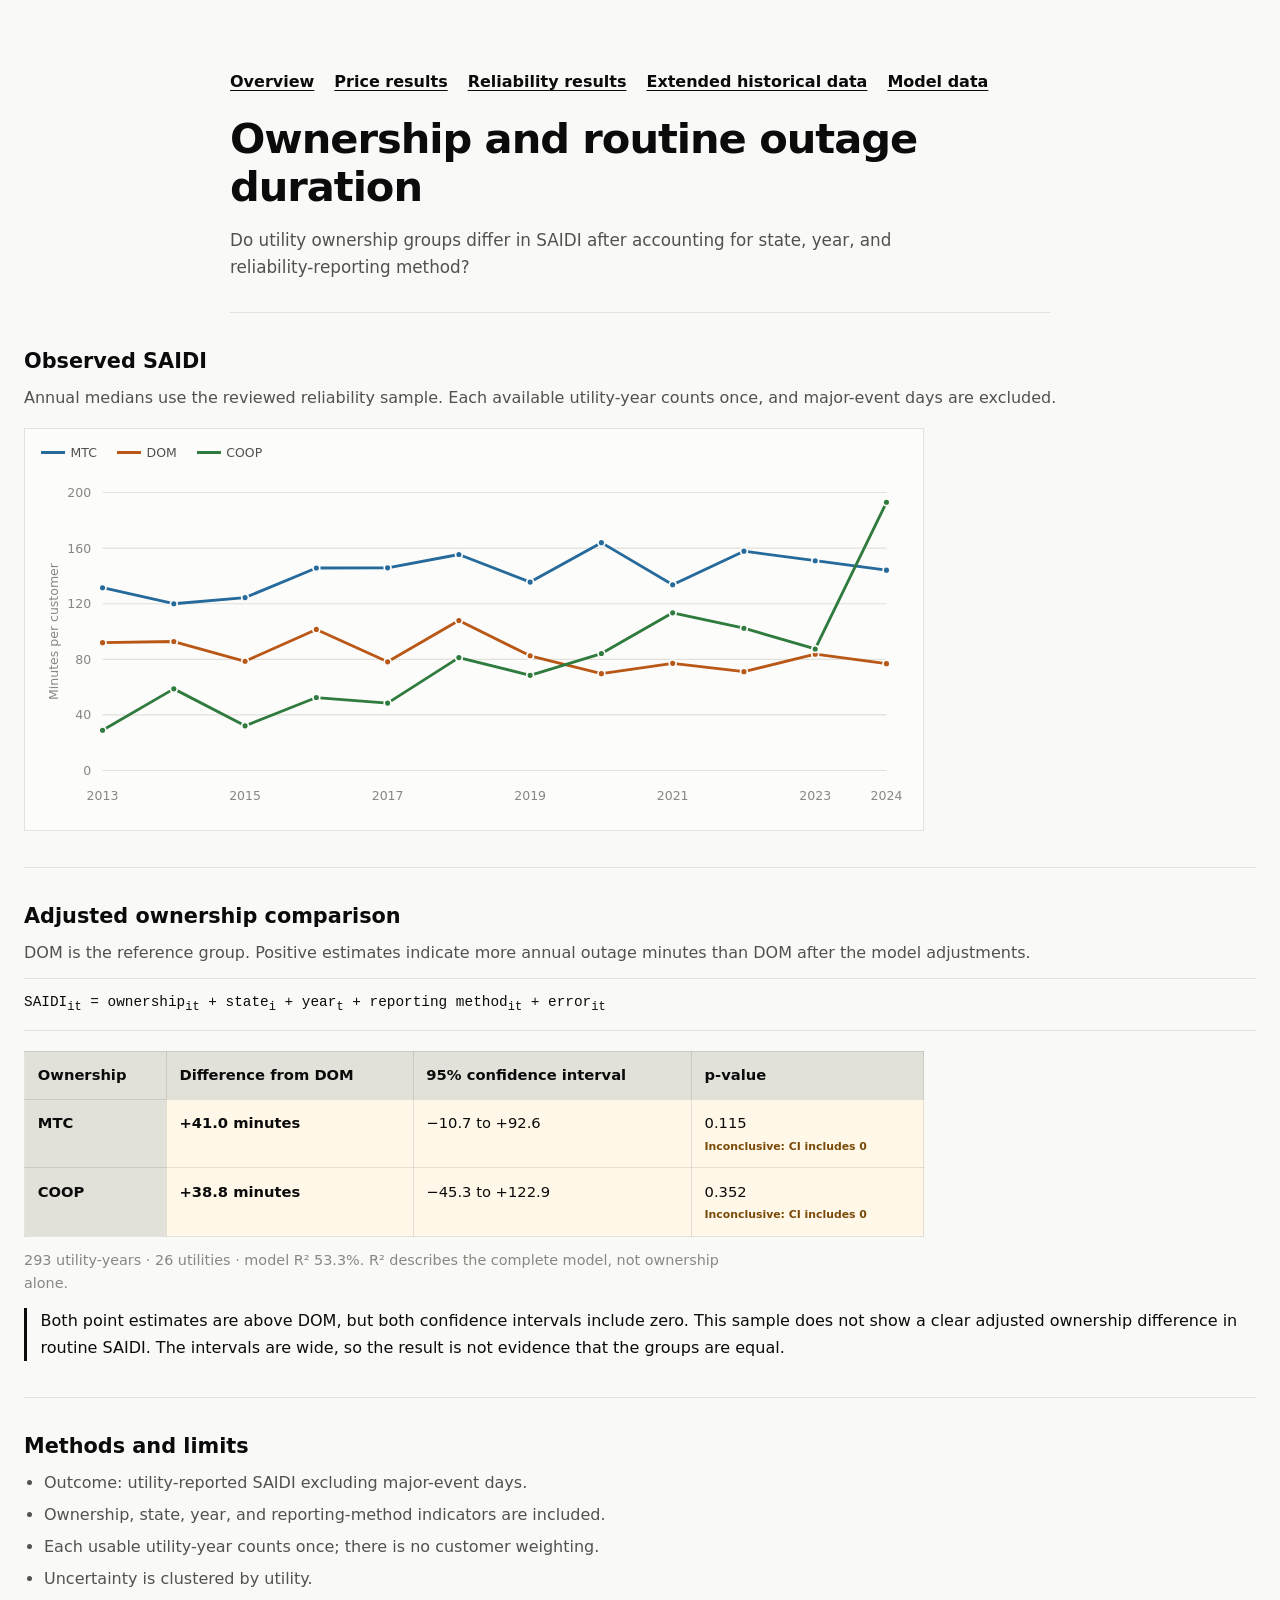
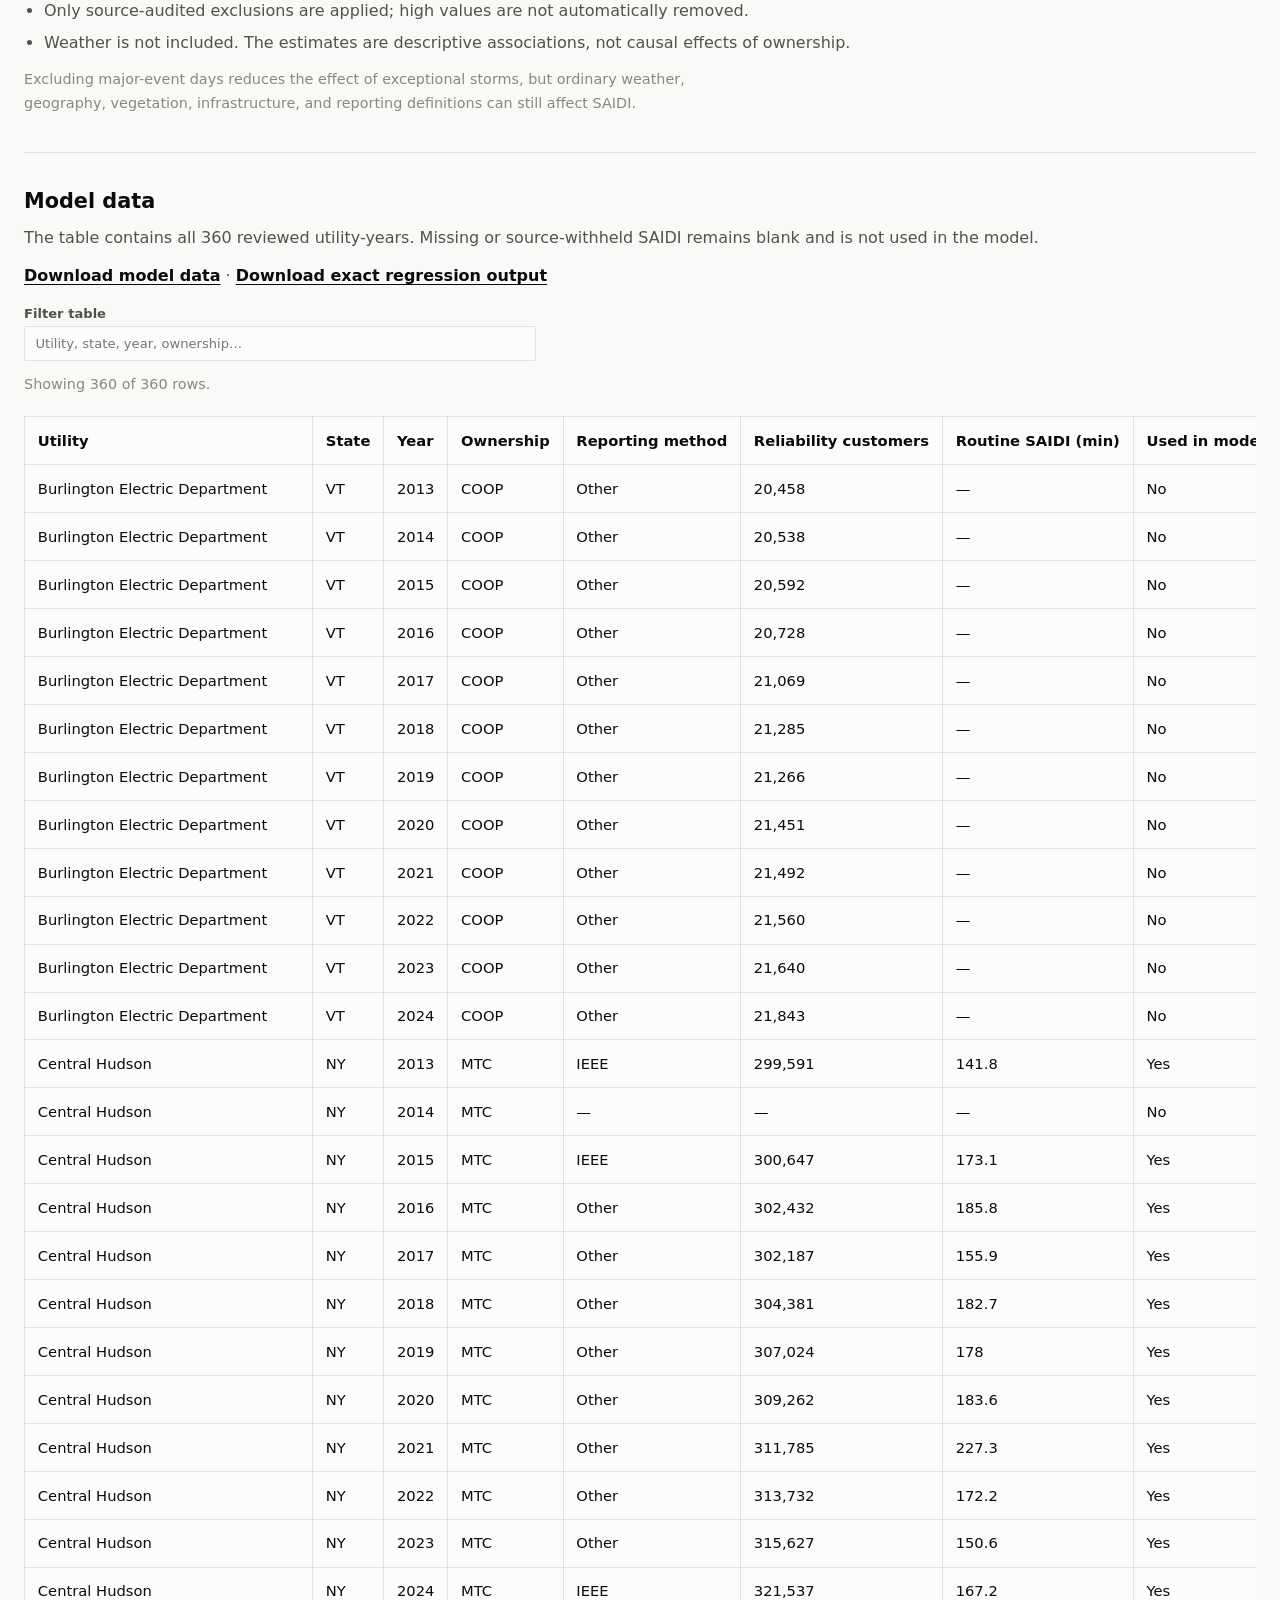
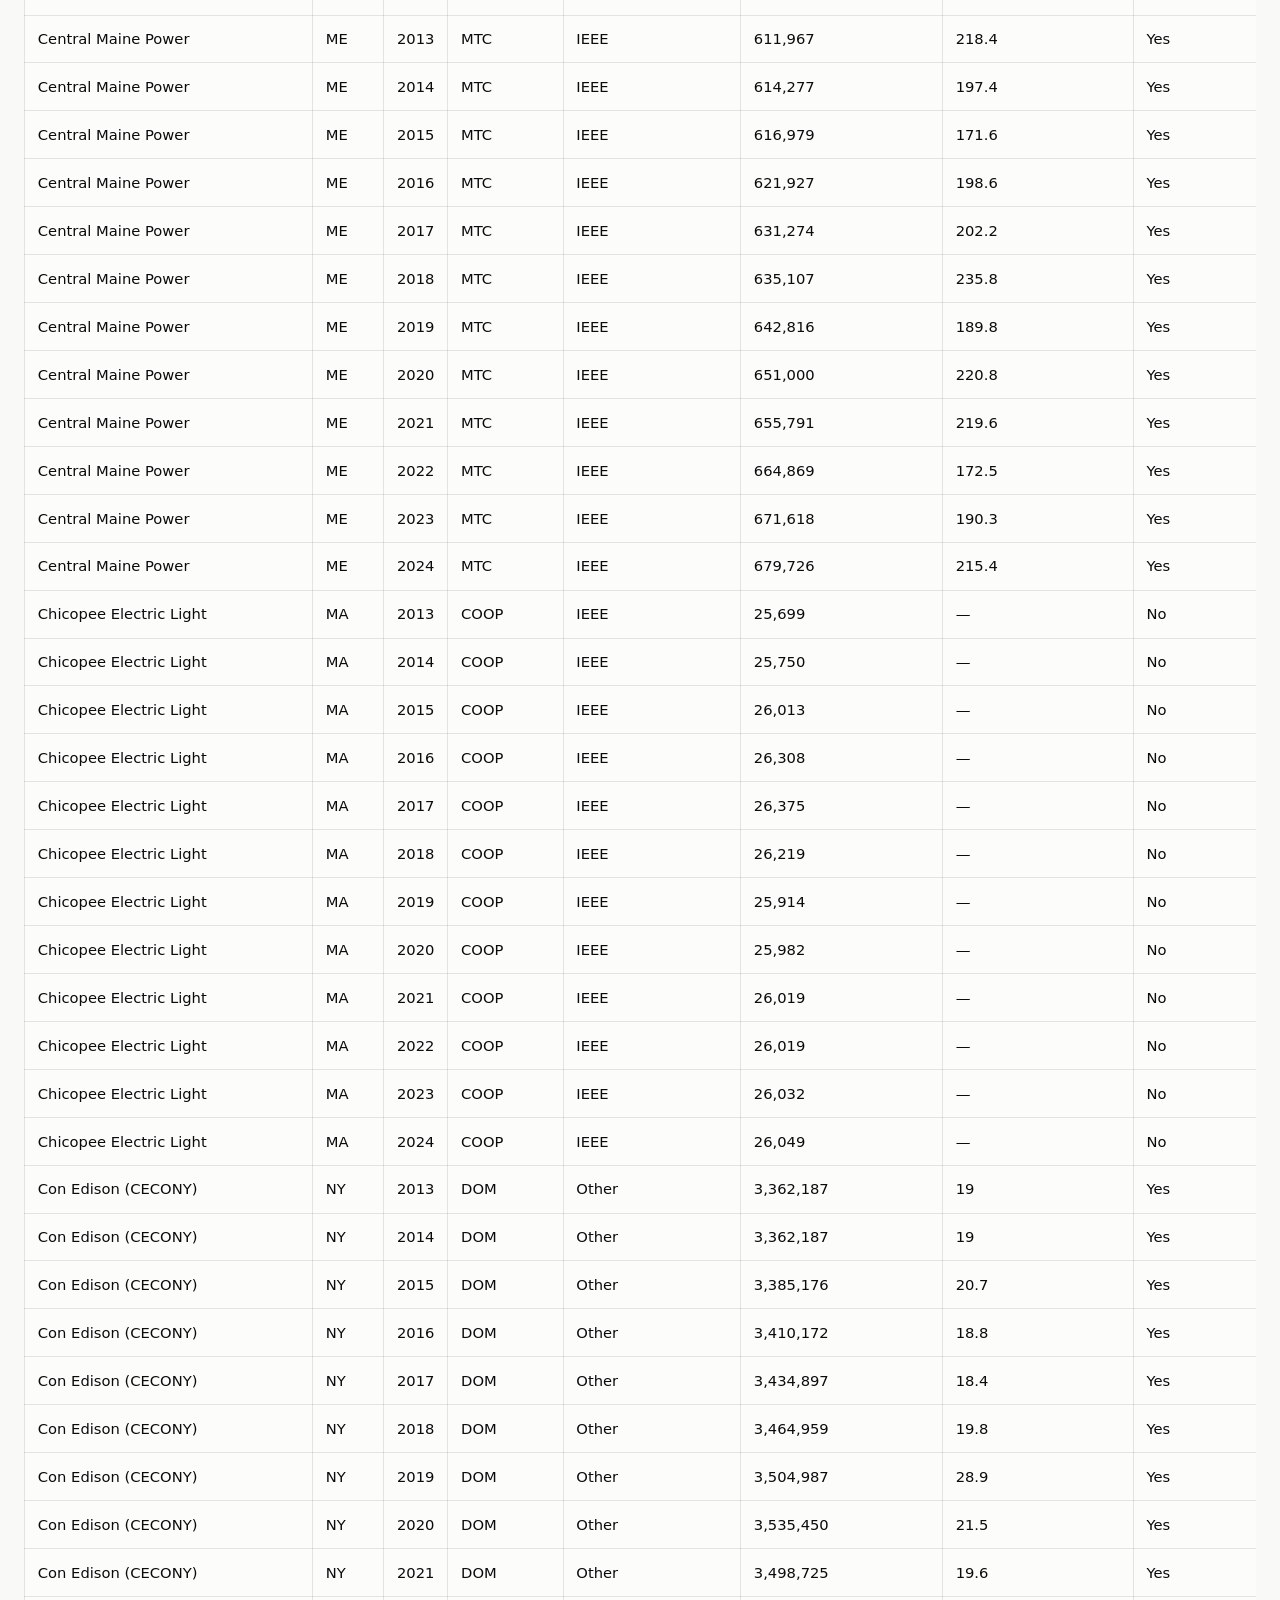
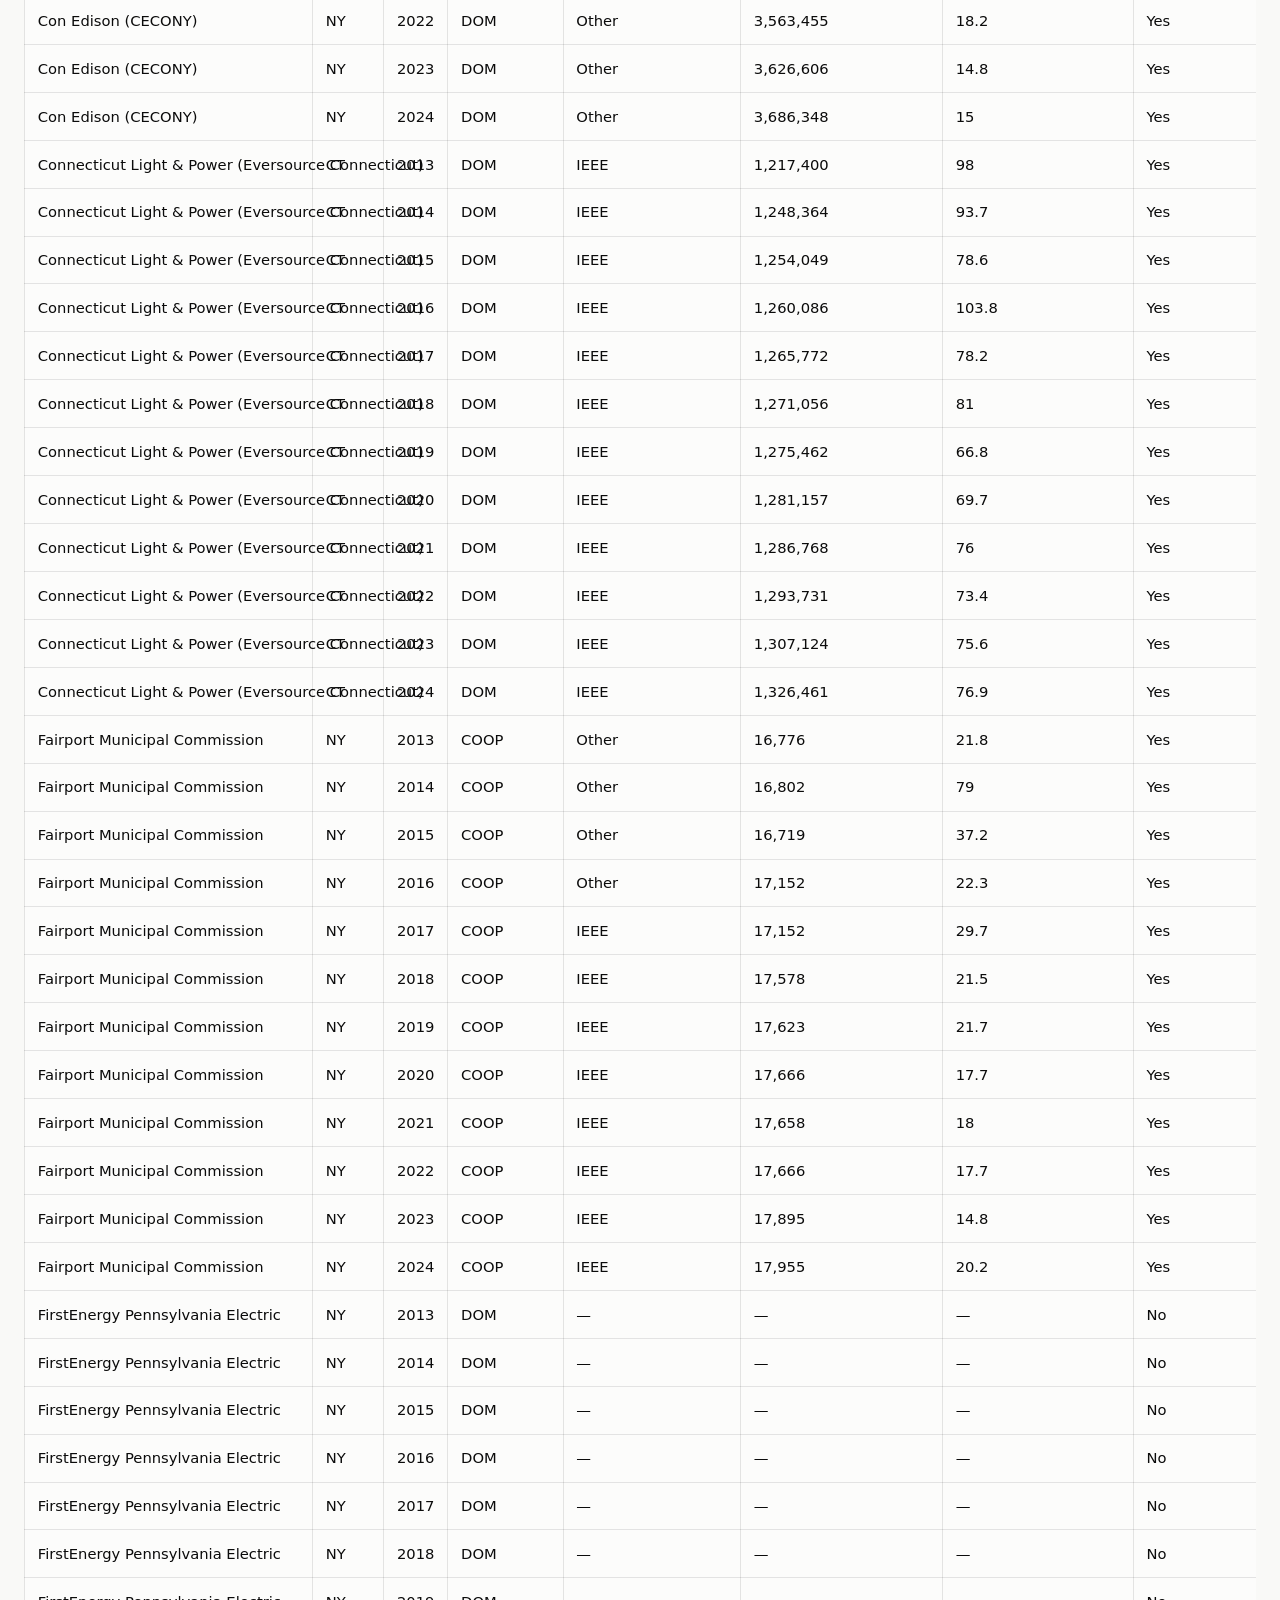
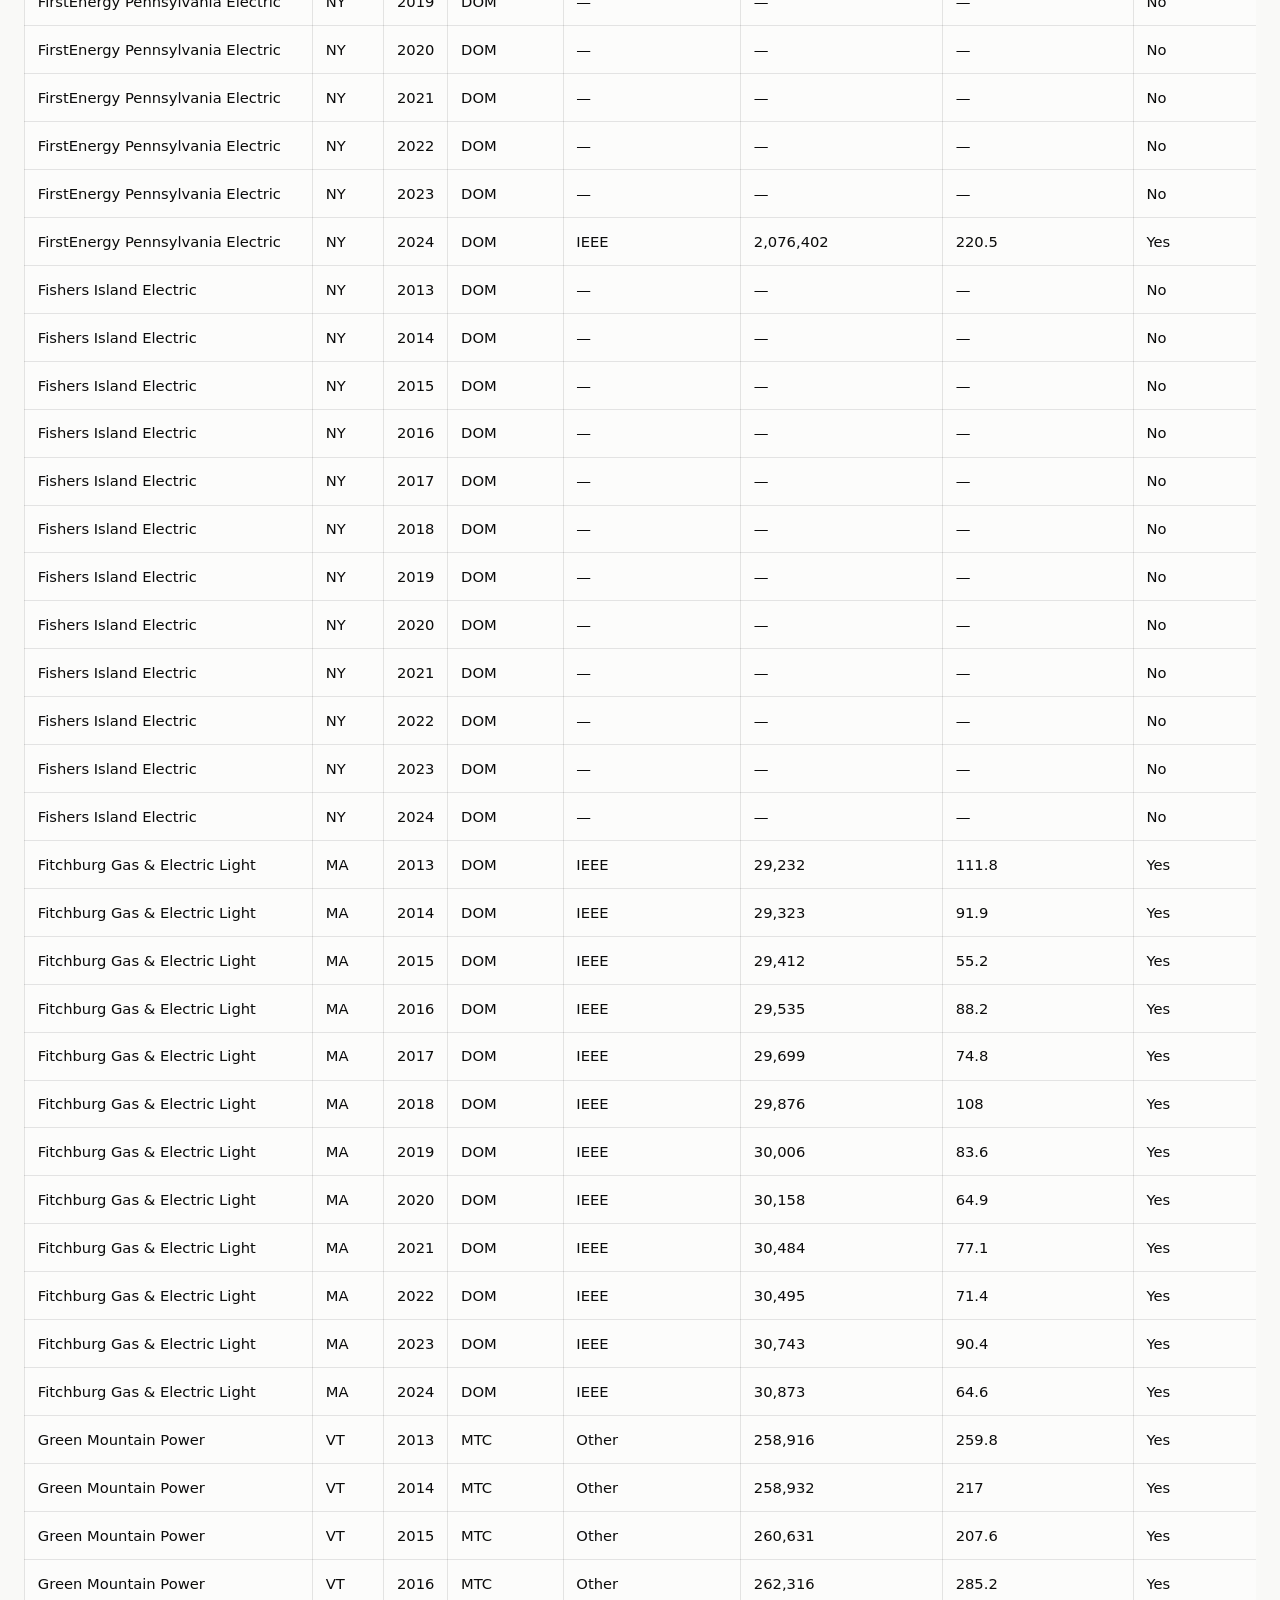
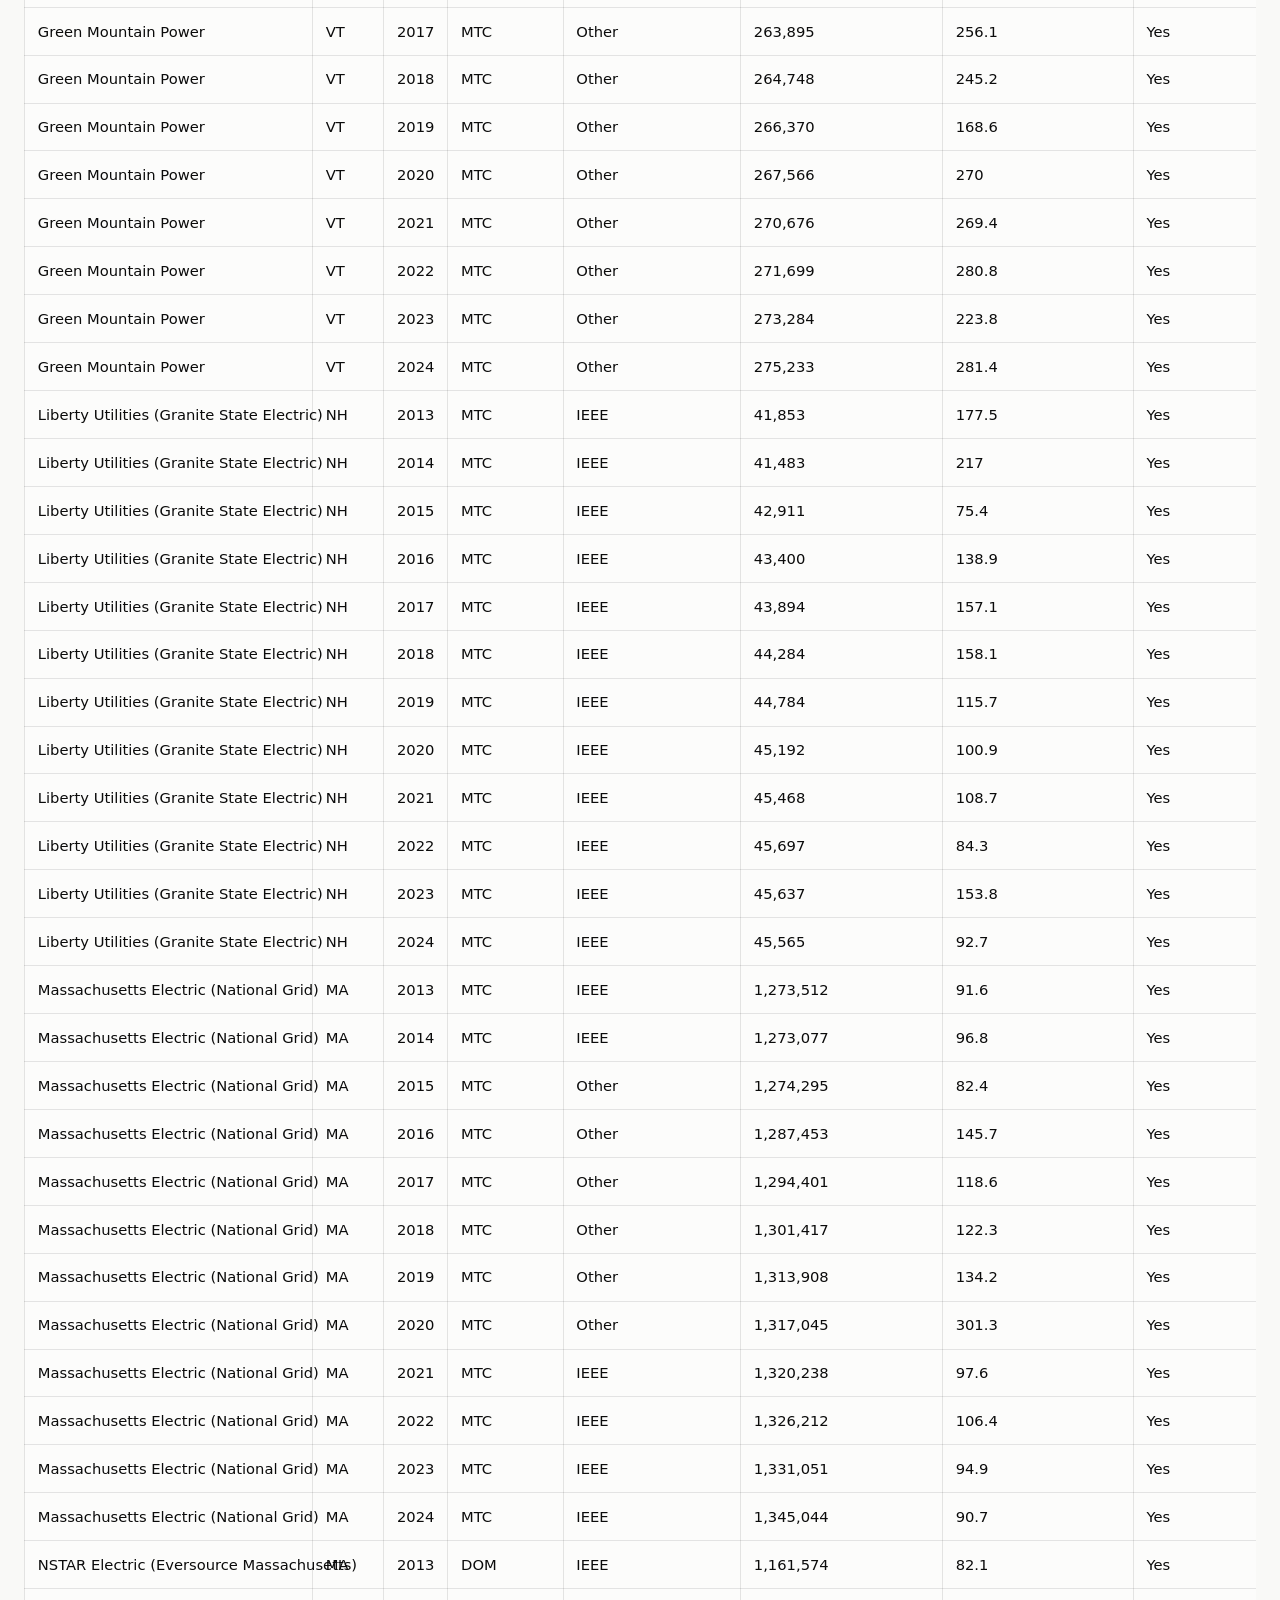
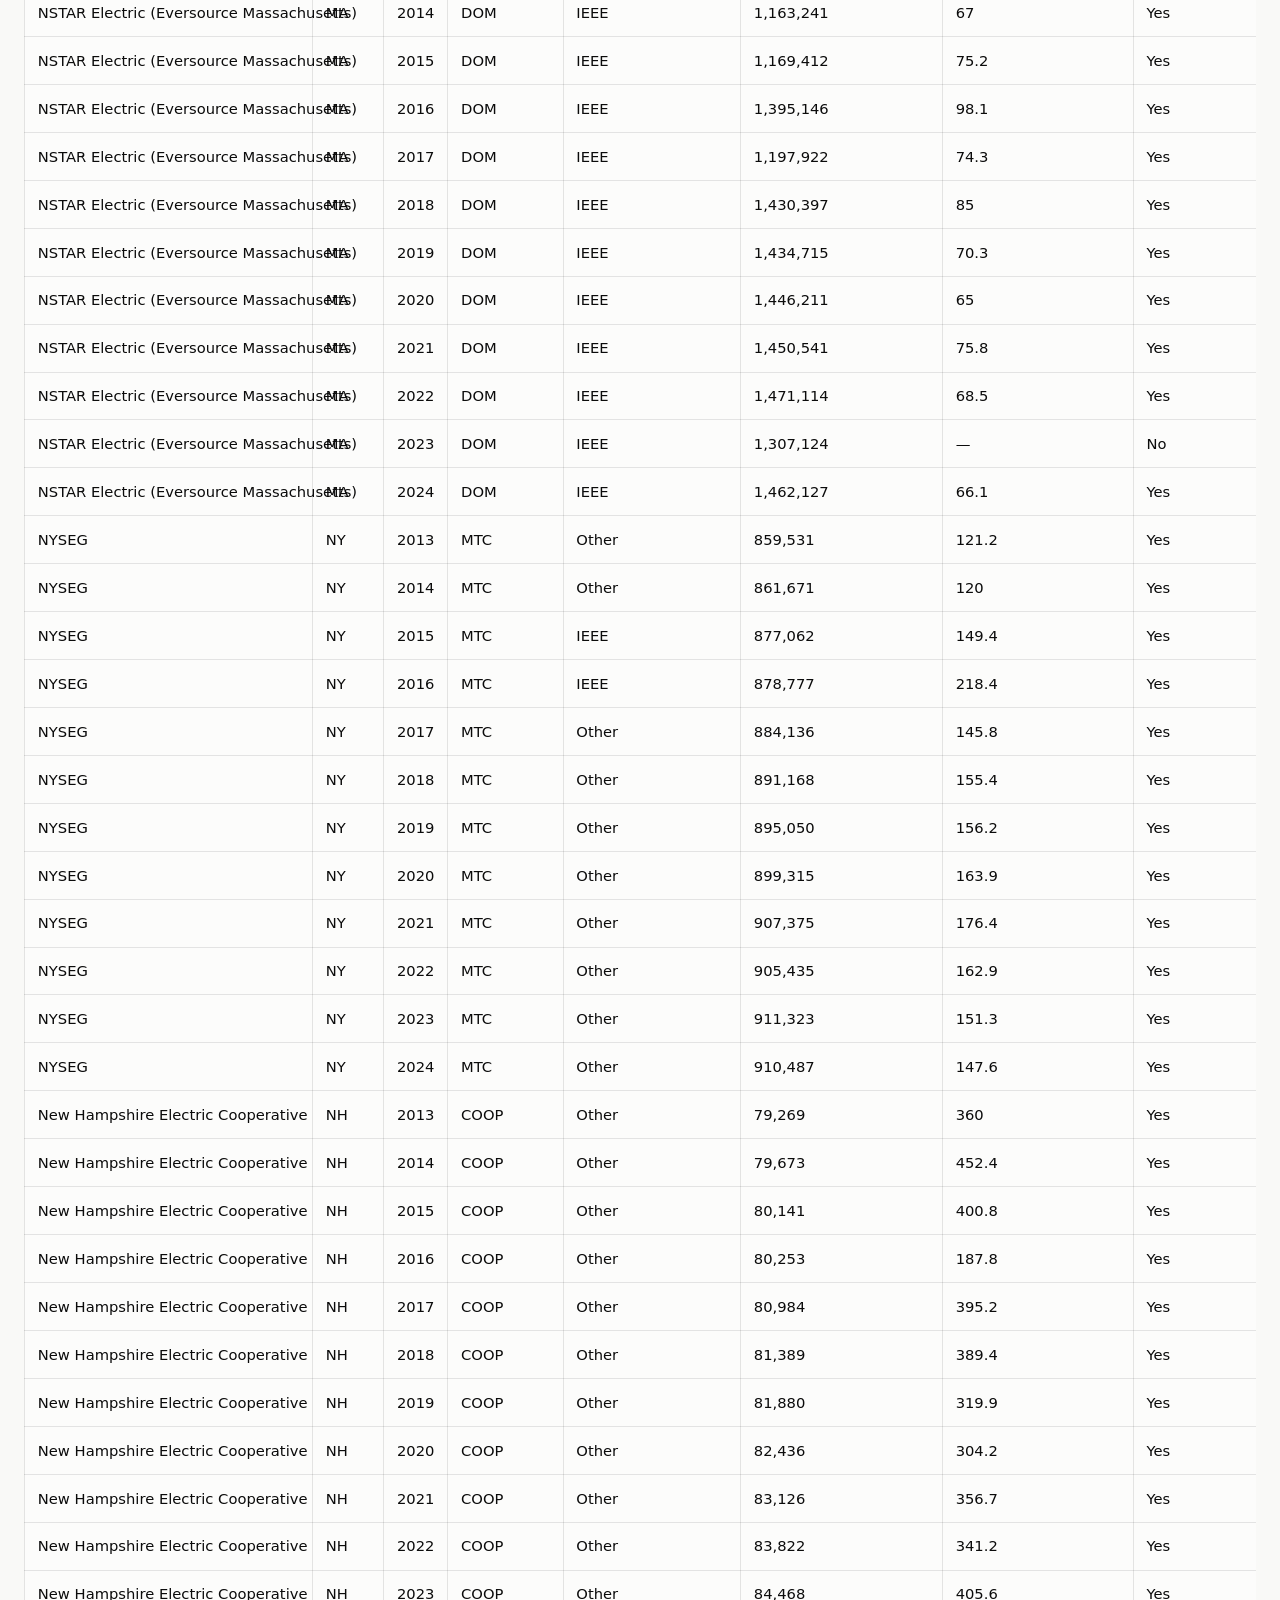
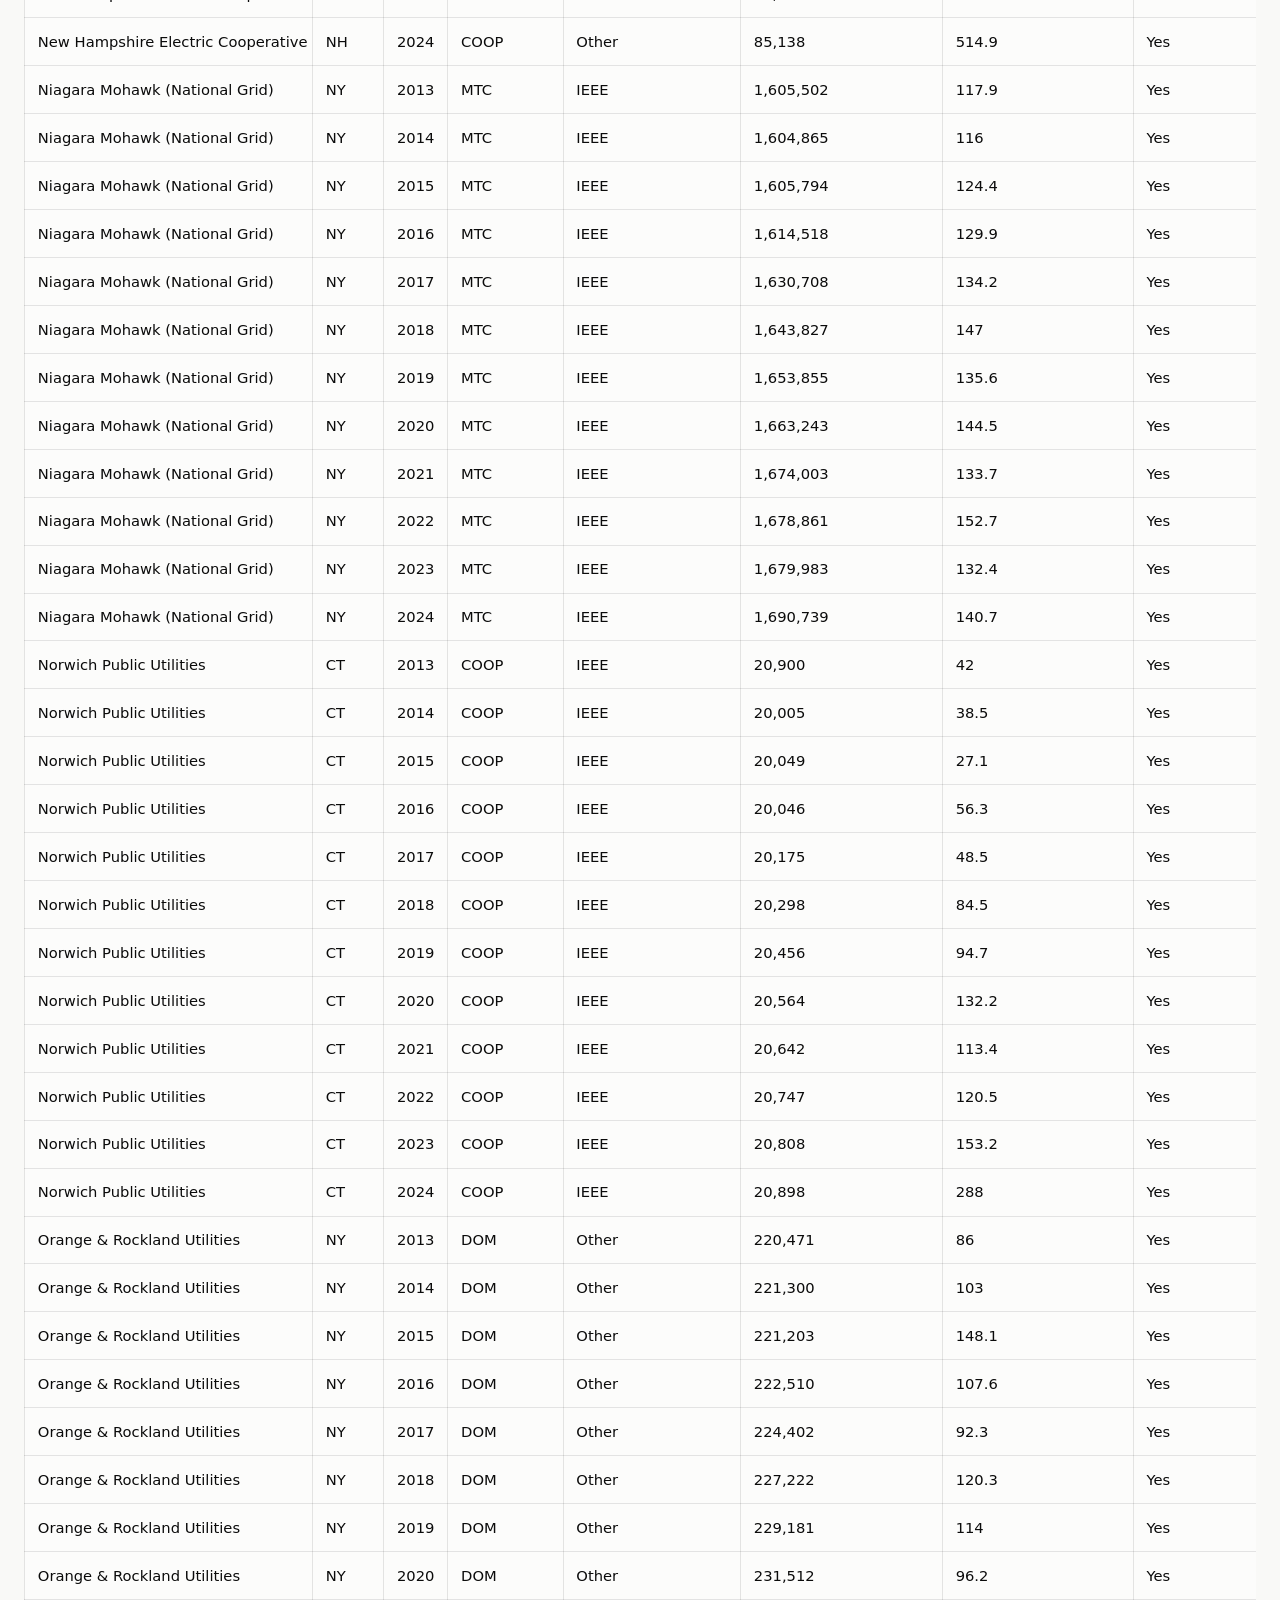
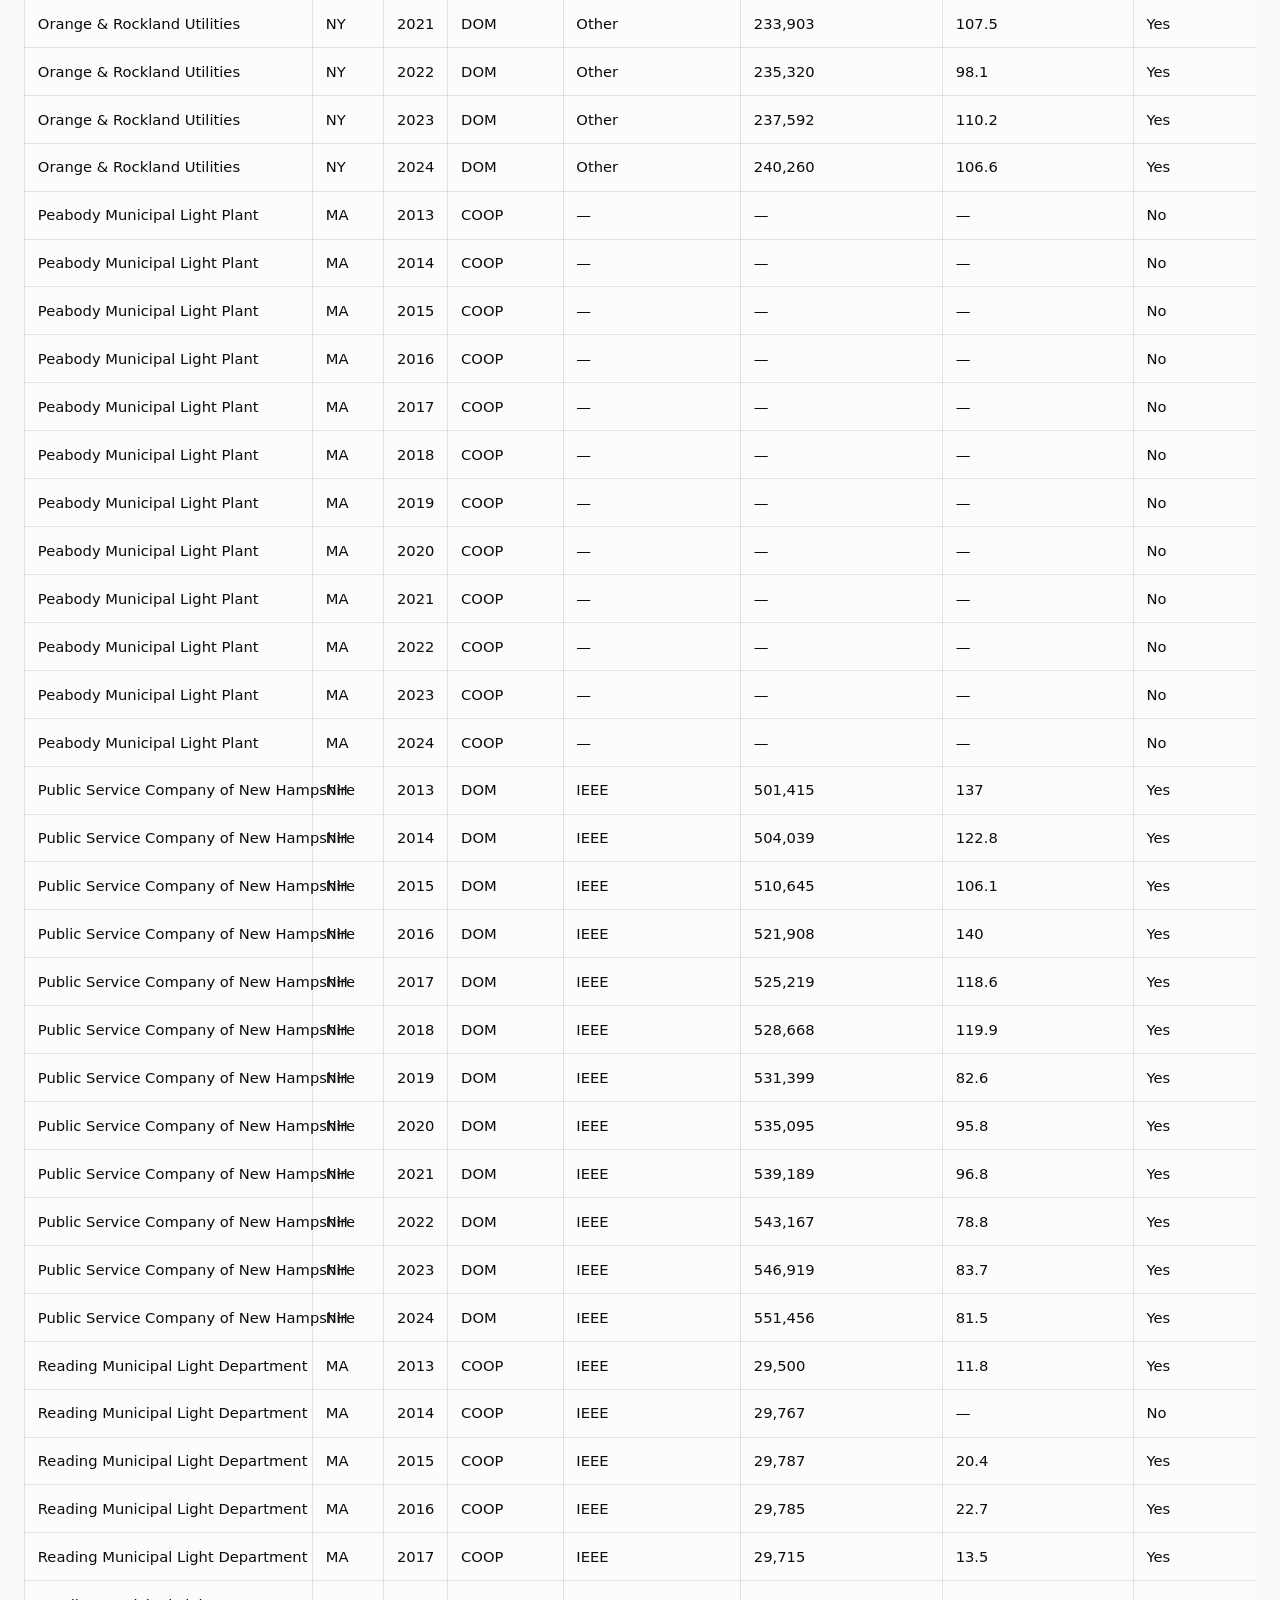
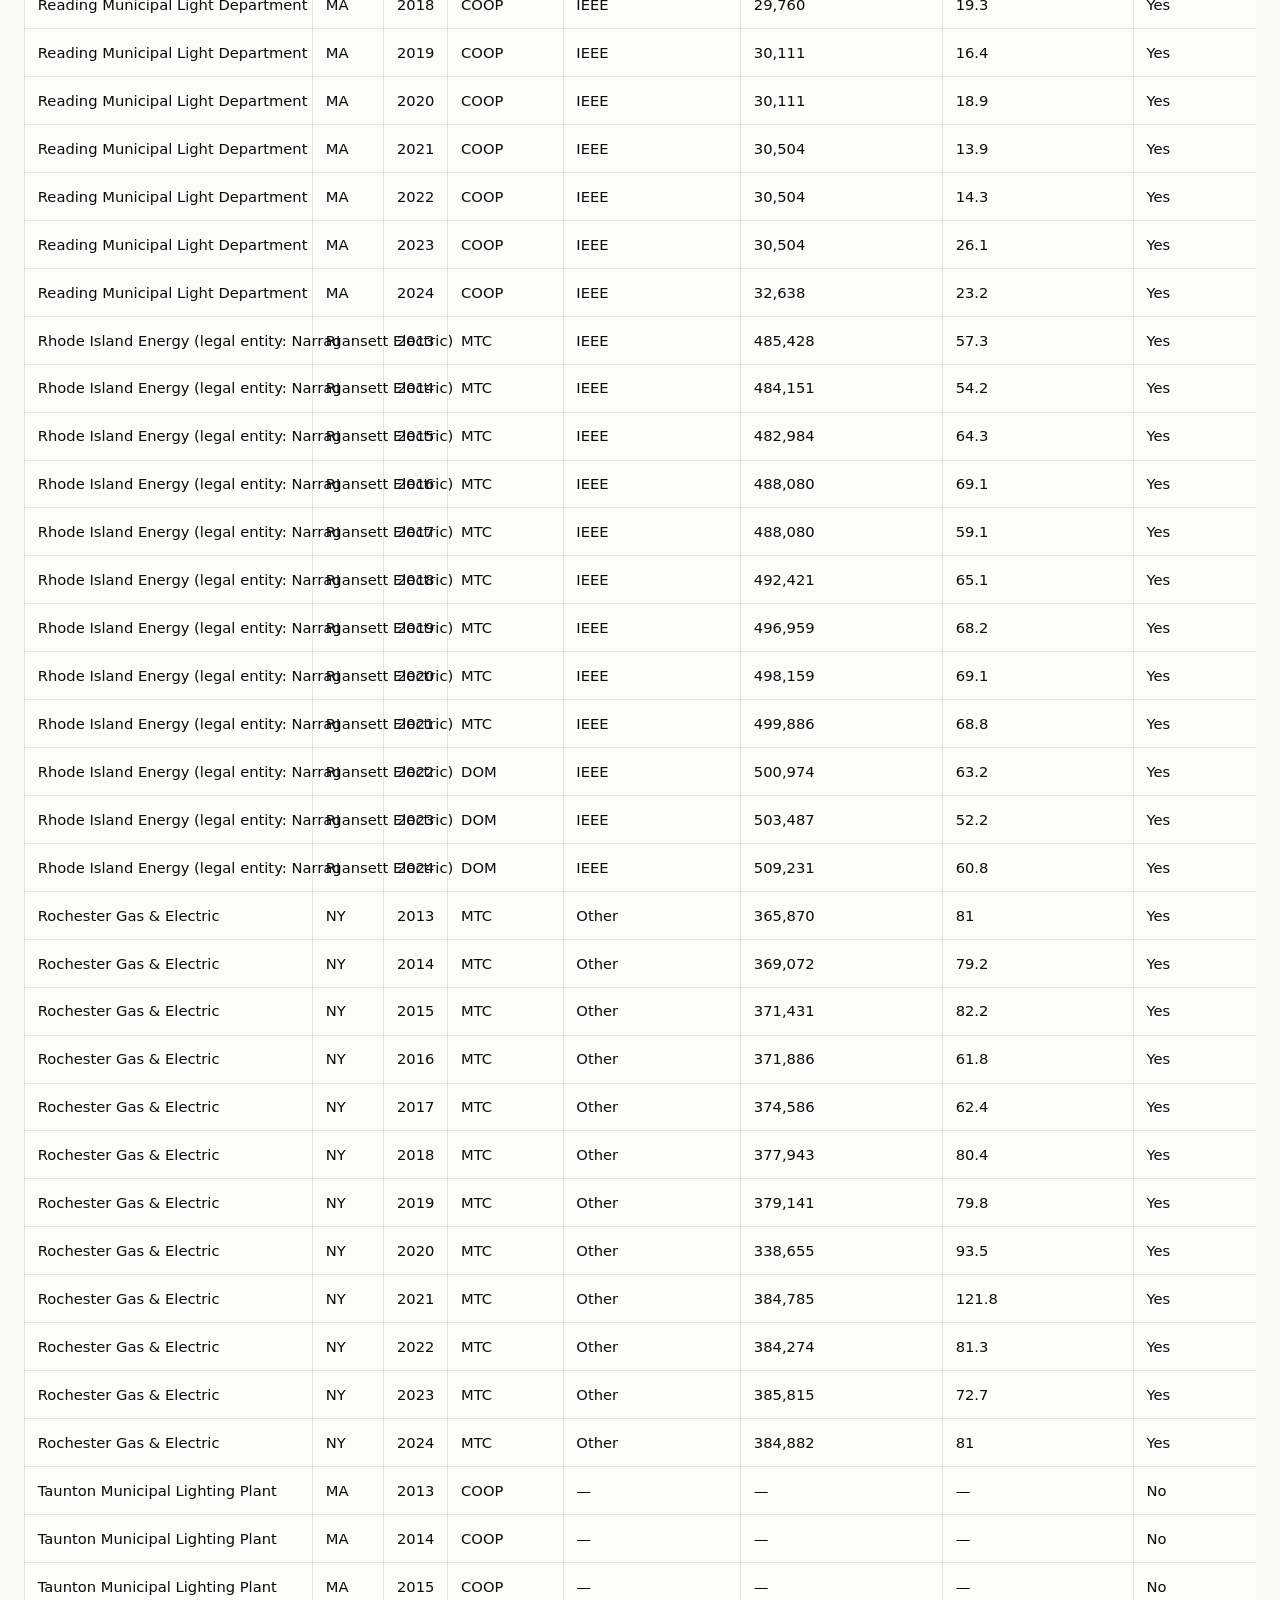
<file: site/reliability-panel-model.html>
<!DOCTYPE html>
<html lang="en">
<head>
  <meta charset="UTF-8">
  <meta name="viewport" content="width=device-width, initial-scale=1.0">
  <meta name="description" content="Panel comparison of utility ownership and routine SAIDI in New York and New England, 2013–2024.">
  <title>Reliability panel model | Utility ownership research</title>
  <link rel="stylesheet" href="styles.css?v=20260901b">
</head>
<body>
  <header class="research-header model-header">
    <nav class="research-nav model-nav" aria-label="Reliability model navigation">
      <a href="index.html">Overview</a>
      <a href="price-model.html">Price results</a>
      <a href="reliability-panel-model.html" aria-current="page">Reliability results</a>
      <a href="november-data-extension.html">Extended historical data</a>
      <a href="#analysis-data">Model data</a>
    </nav>
    <h1>Ownership and routine outage duration</h1>
    <p>
      Do utility ownership groups differ in SAIDI after accounting for state, year,
      and reliability-reporting method?
    </p>
  </header>

  <main class="research-main research-main--wide model-main">
    <section id="observed-saidi" aria-labelledby="observed-saidi-title">
      <h2 id="observed-saidi-title">Observed SAIDI</h2>
      <p>
        Annual medians use the reviewed reliability sample. Each available
        utility-year counts once, and major-event days are excluded.
      </p>
      <div class="reliability-trend-card">
        <div class="reliability-trend-legend" aria-label="Ownership groups">
          <span><i class="reliability-trend-key reliability-trend-key--mtc"></i>MTC</span>
          <span><i class="reliability-trend-key reliability-trend-key--dom"></i>DOM</span>
          <span><i class="reliability-trend-key reliability-trend-key--coop"></i>COOP</span>
        </div>
        <div id="reliability-trend-chart" class="reliability-trend-chart"></div>
      </div>
    </section>

    <section id="reliability-results" aria-labelledby="reliability-results-title">
      <h2 id="reliability-results-title">Adjusted ownership comparison</h2>
      <p>
        DOM is the reference group. Positive estimates indicate more annual outage
        minutes than DOM after the model adjustments.
      </p>
      <p class="model-equation">
        SAIDI<sub>it</sub> = ownership<sub>it</sub> + state<sub>i</sub> + year<sub>t</sub> + reporting method<sub>it</sub> + error<sub>it</sub>
      </p>
      <div class="table-wrap model-results-table-wrap reliability-results-table-wrap">
        <table class="ownership-table model-results-table reliability-results-table">
          <thead>
            <tr>
              <th scope="col">Ownership</th>
              <th scope="col">Difference from DOM</th>
              <th scope="col">95% confidence interval</th>
              <th scope="col">p-value</th>
            </tr>
          </thead>
          <tbody id="reliability-results-table"></tbody>
        </table>
      </div>
      <p id="reliability-model-summary" class="table-note"></p>
      <p id="reliability-finding" class="model-result-summary"></p>
    </section>

    <section id="methods" aria-labelledby="reliability-methods-title">
      <h2 id="reliability-methods-title">Methods and limits</h2>
      <ul class="model-method-list">
        <li>Outcome: utility-reported SAIDI excluding major-event days.</li>
        <li>Ownership, state, year, and reporting-method indicators are included.</li>
        <li>Each usable utility-year counts once; there is no customer weighting.</li>
        <li>Uncertainty is clustered by utility.</li>
        <li>Only source-audited exclusions are applied; high values are not automatically removed.</li>
        <li>
          Weather is not included. The estimates are descriptive associations, not
          causal effects of ownership.
        </li>
      </ul>
      <p class="table-note">
        Excluding major-event days reduces the effect of exceptional storms, but
        ordinary weather, geography, vegetation, infrastructure, and reporting
        definitions can still affect SAIDI.
      </p>
    </section>

    <section id="analysis-data" aria-labelledby="reliability-data-title">
      <h2 id="reliability-data-title">Model data</h2>
      <p>
        The table contains all 360 reviewed utility-years. Missing or source-withheld
        SAIDI remains blank and is not used in the model.
      </p>
      <p class="model-downloads">
        <a href="data/reliability_panel_model_analysis.csv">Download model data</a>
        · <a href="data/reliability_panel_model_results.json">Download exact regression output</a>
      </p>
      <label class="model-data-filter" for="reliability-data-search">
        Filter table
        <input id="reliability-data-search" type="search" placeholder="Utility, state, year, ownership…">
      </label>
      <p id="reliability-data-status" class="table-note" aria-live="polite">Loading model data…</p>
      <div class="table-wrap model-data-table-wrap">
        <table class="ownership-table model-data-table">
          <thead id="reliability-data-head"></thead>
          <tbody id="reliability-data-body"></tbody>
        </table>
      </div>
    </section>
  </main>

  <footer class="page-footer research-footer">
    <p><a href="index.html">Return to the observed-data overview</a></p>
  </footer>

  <script src="data/reliability_panel_model_results.js?v=20260831a"></script>
  <script src="reliability-panel-model.js?v=20260901b"></script>
</body>
</html>
</file>
<file: site/styles.css>
:root {
  color-scheme: light;
  --surface: #fcfcfb;
  --page: #f9f9f7;
  --ink-primary: #0b0b0b;
  --ink-secondary: #52514e;
  --ink-muted: #898781;
  --gridline: #e1e0d9;
  --border: rgba(11, 11, 11, 0.10);

  --ownership-mtc: #256a9b;
  --ownership-dom: #b95716;
  --ownership-coop: #2f7a3d;
  --metric-price: #246f9e;
  --metric-roe: #7655a3;
  --uncertain-ink: #7a4a09;
  --uncertain-bg: #fff8e8;

  --iso-coal: #5f6368;
  --iso-oil: #94623b;
  --iso-gas: #4f78a7;
  --iso-nuclear: #9a67ad;
  --iso-hydro: #2c91c2;
  --iso-waste: #6f944a;
  --iso-wind: #3f9d89;
  --iso-solar: #d9a62e;
}

@media (prefers-color-scheme: dark) {
  :root {
    color-scheme: dark;
    --surface: #1a1a19;
    --page: #0d0d0d;
    --ink-primary: #ffffff;
    --ink-secondary: #c3c2b7;
    --ink-muted: #898781;
    --gridline: #2c2c2a;
    --border: rgba(255, 255, 255, 0.10);

    --ownership-mtc: #63a9dc;
    --ownership-dom: #e68a4d;
    --metric-price: #69b4e3;
    --metric-roe: #b797e3;
    --ownership-coop: #67b874;
    --uncertain-ink: #e6b75f;
    --uncertain-bg: #282218;

    --iso-coal: #92979c;
    --iso-oil: #c18a61;
    --iso-gas: #6f9ed1;
    --iso-nuclear: #bd8dcb;
    --iso-hydro: #55b4df;
    --iso-waste: #91b86a;
    --iso-wind: #61c0aa;
    --iso-solar: #efc45c;
  }
}

* {
  box-sizing: border-box;
}

[hidden] {
  display: none !important;
}

body {
  margin: 0;
  font-family: system-ui, -apple-system, "Segoe UI", sans-serif;
  background: var(--page);
  color: var(--ink-primary);
}

.chart-status {
  margin: 0 0 1.5rem;
  padding: 0.85rem 1rem;
  border: 1px solid var(--border);
  background: var(--surface);
  color: var(--ink-secondary);
  line-height: 1.5;
}

.page-footer {
  text-align: center;
  padding: 1.5rem;
  color: var(--ink-muted);
}

.page-footer a {
  color: var(--ink-secondary);
}

/* Price and reliability model pages. */

.model-header {
  padding-top: 2.25rem;
}

.model-nav {
  margin: 0 0 2.25rem;
}

.model-eyebrow {
  margin: 0 0 0.5rem !important;
  color: var(--ownership-mtc) !important;
  font-size: 0.76rem !important;
  font-weight: 800;
  letter-spacing: 0.09em;
  text-transform: uppercase;
}

.model-warning {
  max-width: 720px;
  margin-top: 1.5rem;
  padding: 0.9rem 1rem;
  border: 1px solid color-mix(in srgb, var(--ownership-dom) 45%, var(--border));
  border-left: 4px solid var(--ownership-dom);
  border-radius: 5px;
  background: color-mix(in srgb, var(--ownership-dom) 7%, var(--surface));
  color: var(--ink-secondary);
  line-height: 1.55;
}

.model-warning strong {
  color: var(--ink-primary);
}

.model-main section {
  padding-block: 2.75rem;
}

.model-question-grid,
.model-stat-grid,
.model-decision-grid,
.model-definition-grid,
.model-method-grid,
.model-reliability-cards {
  display: grid;
  gap: 1rem;
}

.model-question-grid {
  grid-template-columns: repeat(3, minmax(0, 1fr));
  margin-top: 1.25rem;
}

.model-question-grid article,
.model-decision-grid article,
.model-method-grid article,
.model-reliability-card {
  padding: 1.25rem;
  border: 1px solid var(--border);
  border-radius: 8px;
  background: var(--surface);
}

.model-question-grid article > span {
  display: grid;
  width: 1.8rem;
  height: 1.8rem;
  place-items: center;
  border-radius: 999px;
  background: var(--gridline);
  color: var(--ink-primary);
  font-size: 0.8rem;
  font-weight: 800;
}

.model-question-grid h3,
.model-decision-grid h3,
.model-method-grid h3,
.model-reliability-card h3 {
  margin: 0.85rem 0 0;
  font-size: 1rem;
}

.model-question-grid p,
.model-decision-grid p,
.model-method-grid p,
.model-reliability-card p {
  margin-top: 0.45rem;
  font-size: 0.9rem;
}

.model-section-heading {
  display: flex;
  align-items: end;
  justify-content: space-between;
  gap: 1.5rem;
}

.model-section-heading h2 {
  margin-bottom: 0;
}

.model-select {
  display: grid;
  flex: 0 0 auto;
  gap: 0.35rem;
  color: var(--ink-secondary);
  font-size: 0.82rem;
  font-weight: 700;
}

.model-select select {
  min-width: 13.5rem;
  padding: 0.55rem 2rem 0.55rem 0.65rem;
  border: 1px solid var(--border);
  border-radius: 5px;
  background: var(--surface);
  color: var(--ink-primary);
  font: inherit;
  font-weight: 500;
}

.model-finding-card {
  margin-top: 1.4rem;
  padding: 1.35rem 1.5rem;
  border: 1px solid color-mix(in srgb, var(--ownership-mtc) 35%, var(--border));
  border-radius: 8px;
  background: color-mix(in srgb, var(--ownership-mtc) 6%, var(--surface));
}

.model-finding-label {
  margin: 0 !important;
  color: var(--ownership-mtc) !important;
  font-size: 0.76rem !important;
  font-weight: 800;
  letter-spacing: 0.07em;
  text-transform: uppercase;
}

.model-finding-card h3 {
  margin: 0.45rem 0 0;
  font-size: clamp(1.2rem, 2.5vw, 1.55rem);
  line-height: 1.3;
}

.model-finding-card p:last-child {
  max-width: 980px;
  margin-top: 0.65rem;
}

.model-stat-grid {
  grid-template-columns: repeat(3, minmax(0, 1fr));
  max-width: 760px;
  margin-top: 1rem;
}

.model-stat-grid article {
  padding: 1rem 1.1rem;
  border: 1px solid var(--border);
  border-radius: 7px;
  background: var(--surface);
}

.model-stat-grid span {
  display: block;
  color: var(--ink-primary);
  font-size: 1.35rem;
  font-weight: 800;
  font-variant-numeric: tabular-nums;
}

.model-stat-grid p {
  margin: 0.15rem 0 0;
  font-size: 0.78rem;
}

.model-chart-card {
  margin-top: 1.5rem;
  padding: 1.35rem 1.5rem;
  border: 1px solid var(--border);
  border-radius: 8px;
  background: var(--surface);
}

.model-chart-heading {
  display: flex;
  align-items: start;
  justify-content: space-between;
  gap: 1rem;
}

.model-chart-heading h3 {
  margin: 0;
  font-size: 1.05rem;
}

.model-chart-heading p {
  margin: 0.25rem 0 0;
  font-size: 0.82rem;
}

.model-chart-legend {
  display: flex;
  flex-wrap: wrap;
  gap: 0.75rem;
  color: var(--ink-muted);
  font-size: 0.76rem;
}

.model-chart-legend span {
  display: inline-flex;
  align-items: center;
  gap: 0.35rem;
}

.model-legend-line {
  width: 1.5rem;
  border-top: 3px solid var(--ink-secondary);
}

.model-legend-dot {
  width: 0.65rem;
  height: 0.65rem;
  border-radius: 999px;
  background: var(--ink-secondary);
}

.model-ownership-chart {
  margin-top: 1.3rem;
}

.model-axis-labels {
  display: grid;
  grid-template-columns: 8.5rem 1fr 4.5rem;
  margin: 0 0 0.45rem;
  color: var(--ink-muted);
  font-size: 0.72rem;
  font-variant-numeric: tabular-nums;
}

.model-axis-labels div {
  display: flex;
  justify-content: space-between;
}

.model-coef-group + .model-coef-group {
  margin-top: 1.4rem;
  padding-top: 1.25rem;
  border-top: 1px solid var(--border);
}

.model-coef-group h4 {
  margin: 0 0 0.65rem;
  font-size: 0.88rem;
}

.model-coef-row {
  display: grid;
  grid-template-columns: 8.5rem minmax(12rem, 1fr) 4.5rem;
  align-items: center;
  min-height: 2.15rem;
  gap: 0.75rem;
}

.model-coef-model {
  color: var(--ink-secondary);
  font-size: 0.78rem;
}

.model-coef-track {
  position: relative;
  height: 1.25rem;
  border-bottom: 1px solid var(--gridline);
}

.model-coef-zero {
  position: absolute;
  top: 0;
  bottom: -1px;
  width: 1px;
  background: var(--ink-muted);
}

.model-coef-interval {
  position: absolute;
  top: 0.56rem;
  height: 3px;
  border-radius: 3px;
  background: var(--ownership-mtc);
}

.model-coef-point {
  position: absolute;
  top: 0.29rem;
  width: 0.72rem;
  height: 0.72rem;
  margin-left: -0.36rem;
  border: 2px solid var(--surface);
  border-radius: 999px;
  background: var(--ownership-mtc);
  box-shadow: 0 0 0 1px var(--ownership-mtc);
}

.model-coef-row--coop .model-coef-interval,
.model-coef-row--coop .model-coef-point {
  background: var(--ownership-coop);
}

.model-coef-row--coop .model-coef-point {
  box-shadow: 0 0 0 1px var(--ownership-coop);
}

.model-coef-value,
.model-table-estimate,
.model-table-p {
  font-variant-numeric: tabular-nums;
}

.model-coef-value {
  text-align: right;
  color: var(--ink-primary);
  font-size: 0.78rem;
  font-weight: 750;
}

.model-results-table-wrap {
  margin-top: 1.25rem;
}

.model-results-table th:first-child {
  min-width: 9.5rem;
}

.model-results-table td {
  white-space: nowrap;
}

.model-table-estimate,
.model-table-p {
  display: block;
}

.model-table-estimate {
  color: var(--ink-primary);
  font-weight: 750;
}

.model-table-p {
  margin-top: 0.15rem;
  color: var(--ink-muted);
  font-size: 0.76rem;
}

.model-secondary-finding {
  max-width: 920px;
  margin-top: 1.25rem !important;
  padding-left: 1rem;
  border-left: 3px solid var(--ownership-mtc);
  color: var(--ink-primary) !important;
  font-size: 1rem;
}

.model-reliability-cards {
  grid-template-columns: repeat(2, minmax(0, 1fr));
  max-width: 860px;
  margin-top: 1.25rem;
}

.model-reliability-card {
  border-top: 4px solid var(--ownership-mtc);
}

.model-reliability-card--coop {
  border-top-color: var(--ownership-coop);
}

.model-reliability-card h3 {
  margin-top: 0;
}

.model-reliability-card strong {
  display: block;
  margin-top: 0.55rem;
  font-size: 1.4rem;
  font-variant-numeric: tabular-nums;
}

.model-reliability-card span {
  display: block;
  margin-top: 0.6rem;
  color: var(--ink-muted);
  font-size: 0.78rem;
}

.model-decision-grid {
  grid-template-columns: repeat(3, minmax(0, 1fr));
  margin-top: 1.25rem;
}

.model-decision-grid h3,
.model-method-grid h3 {
  margin-top: 0;
}

.model-definition-grid {
  grid-template-columns: repeat(3, minmax(0, 1fr));
  margin-top: 1.25rem;
}

.model-definition-grid > div {
  padding-top: 0.8rem;
  border-top: 3px solid var(--gridline);
}

.model-definition-grid dt {
  font-weight: 800;
}

.model-definition-grid dd {
  margin: 0.45rem 0 0;
  color: var(--ink-secondary);
  font-size: 0.9rem;
  line-height: 1.55;
}

.model-method-grid {
  grid-template-columns: repeat(2, minmax(0, 1fr));
  margin-top: 1.25rem;
}

.model-limit-box {
  margin-top: 1.25rem;
  padding: 1.25rem 1.35rem;
  border: 1px solid color-mix(in srgb, var(--ownership-dom) 40%, var(--border));
  border-radius: 8px;
  background: color-mix(in srgb, var(--ownership-dom) 6%, var(--surface));
}

.model-limit-box h3 {
  margin: 0;
  font-size: 1rem;
}

.model-limit-box p {
  margin-top: 0.5rem;
}

.model-downloads {
  margin-top: 1.35rem !important;
}

.model-link-card {
  display: flex;
  align-items: center;
  justify-content: space-between;
  gap: 2rem;
  margin-top: 1.5rem;
  padding: 1.25rem 1.4rem;
  border: 1px solid color-mix(in srgb, var(--ownership-mtc) 35%, var(--border));
  border-radius: 8px;
  background: color-mix(in srgb, var(--ownership-mtc) 6%, var(--surface));
}

.model-link-card h3 {
  margin: 0;
  font-size: 1.05rem;
}

.model-link-card p:not(.model-eyebrow) {
  margin-top: 0.35rem;
  font-size: 0.88rem;
}

.model-link-card > a {
  flex: 0 0 auto;
  padding: 0.65rem 0.85rem;
  border-radius: 5px;
  background: var(--ink-primary);
  color: var(--page);
  text-decoration: none;
}

@media (max-width: 760px) {
  .model-question-grid,
  .model-decision-grid,
  .model-definition-grid,
  .model-method-grid,
  .model-stat-grid,
  .model-reliability-cards {
    grid-template-columns: 1fr;
  }

  .model-section-heading,
  .model-chart-heading {
    align-items: stretch;
    flex-direction: column;
  }

  .model-select select {
    width: 100%;
  }

  .model-axis-labels,
  .model-coef-row {
    grid-template-columns: 6.8rem minmax(8rem, 1fr) 3.8rem;
    gap: 0.45rem;
  }

  .model-chart-card {
    padding-inline: 1rem;
  }

  .model-link-card {
    align-items: flex-start;
    flex-direction: column;
    gap: 1rem;
  }
}

/* Compact panel-regression page. */

.model-header {
  padding-top: 1.75rem;
}

.model-nav {
  margin-bottom: 1.5rem;
}

.model-main section {
  padding-block: 1.75rem;
}

.model-main h2 {
  font-size: 1.25rem;
}

.model-equation {
  max-width: none;
  margin: 1rem 0;
  padding: 0.75rem 0;
  border-block: 1px solid var(--border);
  color: var(--ink-primary) !important;
  font-family: ui-monospace, SFMono-Regular, Menlo, Consolas, monospace;
  font-size: 0.9rem;
}

.model-method-list {
  margin: 0;
  padding-left: 1.25rem;
  color: var(--ink-secondary);
  line-height: 1.6;
}

.model-results-table-wrap {
  margin-top: 1rem;
}

.model-results-table {
  min-width: 1050px;
  font-size: 0.78rem;
}

.model-results-table--main {
  min-width: 760px;
}

.model-saidi-groups {
  display: grid;
  gap: 1.4rem;
  margin-top: 1.25rem;
}

.model-saidi-group {
  padding-top: 1rem;
  border-top: 1px solid var(--border);
}

.model-saidi-group__header {
  display: flex;
  align-items: baseline;
  justify-content: space-between;
  gap: 1rem;
  margin-bottom: 0.55rem;
}

.model-saidi-group__header h3,
.model-saidi-group__header p {
  margin: 0;
}

.model-saidi-group__header h3 {
  font-size: 1rem;
}

.model-saidi-group__header p {
  color: var(--ink-muted);
  font-size: 0.76rem;
  font-variant-numeric: tabular-nums;
}

.model-compact-table {
  width: 100%;
  table-layout: fixed;
  font-size: 0.78rem;
}

.model-compact-table th,
.model-compact-table td {
  padding: 0.65rem 0.55rem;
  vertical-align: middle;
}

.model-compact-table th:first-child {
  width: 22%;
}

.model-results-table th,
.model-results-table td {
  vertical-align: top;
}

.model-results-table th:first-child {
  min-width: 7rem;
}

.model-table-estimate,
.model-table-detail {
  display: block;
  white-space: nowrap;
  font-variant-numeric: tabular-nums;
}

.model-table-estimate {
  color: var(--ink-primary);
  font-weight: 700;
}

.model-table-detail {
  margin-top: 0.15rem;
  color: var(--ink-muted);
  font-size: 0.7rem;
}

.model-result--uncertain,
.model-row--uncertain td {
  background: var(--uncertain-bg);
}

.model-table-interpretation {
  display: block;
  margin-top: 0.3rem;
  color: var(--uncertain-ink);
  font-size: 0.68rem;
  font-weight: 700;
  white-space: nowrap;
}

.model-change-cell {
  color: var(--ink-secondary);
  font-weight: 700;
  font-variant-numeric: tabular-nums;
  white-space: nowrap;
}

.model-result-summary {
  margin-top: 1rem;
  padding-left: 0.85rem;
  border-left: 3px solid var(--ink-primary);
  color: var(--ink-primary) !important;
  line-height: 1.55;
}

.model-downloads {
  margin: 0.75rem 0 1rem !important;
}

.model-data-filter {
  display: grid;
  max-width: 32rem;
  gap: 0.35rem;
  color: var(--ink-secondary);
  font-size: 0.82rem;
  font-weight: 700;
}

.model-data-filter input {
  width: 100%;
  padding: 0.55rem 0.65rem;
  border: 1px solid var(--border);
  border-radius: 2px;
  background: var(--surface);
  color: var(--ink-primary);
  font: inherit;
  font-weight: 400;
}

.model-data-table-wrap {
  margin-top: 0.75rem;
}

.model-data-table {
  width: max-content;
  min-width: 100%;
  font-size: 0.7rem;
}

.model-data-table th,
.model-data-table td {
  max-width: 18rem;
  vertical-align: top;
  white-space: nowrap;
}

.model-data-table thead th {
  position: sticky;
  top: 0;
  z-index: 1;
  background: var(--surface);
}

@media (max-width: 760px) {
  .model-main section {
    padding-block: 1.35rem;
  }

  .model-saidi-group__header {
    display: block;
  }

  .model-saidi-group__header p {
    margin-top: 0.2rem;
  }

  .model-compact-table {
    font-size: 0.72rem;
  }

  .model-compact-table th,
  .model-compact-table td {
    padding: 0.55rem 0.3rem;
  }
}

/* Focused reliability panel page. */

.reliability-trend-card {
  max-width: 900px;
  margin-top: 1rem;
  padding: 1rem;
  border: 1px solid var(--border);
  background: var(--surface);
}

.reliability-trend-legend {
  display: flex;
  flex-wrap: wrap;
  gap: 0.75rem 1.25rem;
  color: var(--ink-secondary);
  font-size: 0.78rem;
}

.reliability-trend-legend span {
  display: inline-flex;
  align-items: center;
  gap: 0.35rem;
}

.reliability-trend-key {
  width: 1.5rem;
  border-top: 3px solid var(--ownership-mtc);
}

.reliability-trend-key--dom {
  border-color: var(--ownership-dom);
}

.reliability-trend-key--coop {
  border-color: var(--ownership-coop);
}

.reliability-trend-chart {
  margin-top: 0.75rem;
  overflow-x: auto;
}

.reliability-trend-svg {
  display: block;
  width: 100%;
  min-width: 560px;
  height: auto;
}

.reliability-trend-gridline {
  stroke: var(--gridline);
  stroke-width: 1;
}

.reliability-trend-axis-label,
.reliability-trend-axis-title {
  fill: var(--ink-muted);
  font-family: system-ui, -apple-system, "Segoe UI", sans-serif;
  font-size: 11px;
}

.reliability-trend-line {
  fill: none;
  stroke: var(--ownership-mtc);
  stroke-linecap: round;
  stroke-linejoin: round;
  stroke-width: 2.5;
}

.reliability-trend-line--dom {
  stroke: var(--ownership-dom);
}

.reliability-trend-line--coop {
  stroke: var(--ownership-coop);
}

.reliability-trend-point {
  fill: var(--ownership-mtc);
  stroke: var(--surface);
  stroke-width: 1.5;
}

.reliability-trend-point--dom {
  fill: var(--ownership-dom);
}

.reliability-trend-point--coop {
  fill: var(--ownership-coop);
}

.reliability-results-table-wrap {
  max-width: 900px;
}

.reliability-results-table {
  min-width: 640px;
}

@media (max-width: 600px) {
  .reliability-results-table-wrap {
    overflow: visible;
  }

  .reliability-results-table {
    min-width: 0;
    background: transparent;
  }

  .reliability-results-table thead {
    display: none;
  }

  .reliability-results-table tbody,
  .reliability-results-table tr,
  .reliability-results-table th,
  .reliability-results-table td {
    display: block;
    width: 100%;
  }

  .reliability-results-table tr {
    margin-top: 0.75rem;
    border: 1px solid var(--border);
    background: var(--surface);
  }

  .reliability-results-table th,
  .reliability-results-table td {
    border: 0;
    border-bottom: 1px solid var(--border);
  }

  .reliability-results-table td {
    display: flex;
    justify-content: space-between;
    gap: 1rem;
  }

  .reliability-results-table td::before {
    content: attr(data-label);
    color: var(--ink-muted);
    font-weight: 600;
  }

  .reliability-results-table td:last-child {
    border-bottom: 0;
  }
}

/* Current research overview. */

.research-header,
.research-main,
.archive-context__inner {
  width: min(100% - 3rem, 820px);
  margin: 0 auto;
}

.research-header {
  padding: 3rem 0 2rem;
  border-bottom: 1px solid var(--border);
}

.research-header h1 {
  max-width: 760px;
  margin: 0;
  font-size: clamp(1.8rem, 4vw, 2.6rem);
  line-height: 1.15;
  letter-spacing: -0.025em;
}

.research-header > p {
  max-width: 720px;
  margin: 1rem 0 0;
  color: var(--ink-secondary);
  font-size: 1.05rem;
  line-height: 1.6;
}

.research-header > .research-kicker {
  margin: 0 0 0.65rem;
  color: var(--ownership-mtc);
  font-size: 0.78rem;
  font-weight: 800;
  letter-spacing: 0.08em;
  text-transform: uppercase;
}

.research-nav {
  display: flex;
  flex-wrap: wrap;
  gap: 0.75rem 1.25rem;
  margin-top: 1.5rem;
}

.research-nav a,
.research-main a,
.back-link {
  color: var(--ink-primary);
  font-weight: 650;
  text-underline-offset: 0.2em;
}

.overview-section-nav {
  display: flex;
  flex-wrap: wrap;
  gap: 0.45rem 1rem;
  margin-top: 1rem;
  color: var(--ink-muted);
  font-size: 0.82rem;
}

.overview-section-nav span {
  font-weight: 700;
}

.overview-section-nav a {
  color: var(--ink-secondary);
  text-underline-offset: 0.2em;
}

.research-main {
  padding: 0 0 3rem;
}

.research-main--wide {
  width: min(100% - 3rem, 1420px);
}

.research-main section {
  padding: 2.25rem 0;
  border-bottom: 1px solid var(--border);
}

.research-main h2 {
  margin: 0 0 0.75rem;
  font-size: 1.3rem;
}

.research-main p,
.research-main li {
  color: var(--ink-secondary);
  line-height: 1.65;
}

.research-main p {
  margin: 0.75rem 0 0;
}

.research-main ul {
  margin: 0.75rem 0 0;
  padding-left: 1.25rem;
}

.research-main li + li {
  margin-top: 0.35rem;
}

.finding-grid,
.methods-grid {
  display: grid;
  grid-template-columns: repeat(3, minmax(0, 1fr));
  gap: 1rem;
  margin-top: 1.25rem;
}

.finding-card,
.methods-grid > div {
  padding: 1.2rem;
  border: 1px solid var(--border);
  border-radius: 8px;
  background: var(--surface);
}

.finding-card h3,
.methods-grid h3 {
  margin: 0.35rem 0 0;
  font-size: 1rem;
  line-height: 1.35;
}

.finding-card p,
.methods-grid p {
  font-size: 0.92rem;
}

.finding-card .finding-card__label {
  margin: 0;
  color: var(--ownership-mtc);
  font-size: 0.74rem;
  font-weight: 800;
  letter-spacing: 0.06em;
  text-transform: uppercase;
}

.scope-note {
  max-width: 920px;
  padding: 1rem 1.1rem;
  border-left: 4px solid var(--ownership-dom);
  background: var(--surface);
}

.data-links {
  margin-top: 1.25rem !important;
}

.supplementary-block {
  margin-top: 2rem;
  padding-top: 1.5rem;
  border-top: 1px solid var(--border);
}

.supplementary-block h3 {
  margin: 0;
  font-size: 1.08rem;
}

.table-wrap {
  margin-top: 1.25rem;
  overflow-x: auto;
}

.ownership-table {
  width: 100%;
  border-collapse: collapse;
  background: var(--surface);
  font-size: 0.92rem;
}

.ownership-table th,
.ownership-table td {
  padding: 0.8rem;
  border: 1px solid var(--border);
  text-align: left;
  vertical-align: top;
  line-height: 1.45;
}

.ownership-table th {
  background: var(--gridline);
}

.ownership-table code {
  color: var(--ink-primary);
  font-weight: 750;
}

.plain-note,
.result-note,
.table-note,
.source-line {
  font-size: 0.9rem;
}

.plain-note {
  padding-left: 0.9rem;
  border-left: 3px solid var(--gridline);
}

.panel-controls {
  display: flex;
  flex-wrap: wrap;
  gap: 1rem 1.5rem;
  margin-top: 1.5rem;
}

.panel-controls label,
.utility-select {
  display: grid;
  gap: 0.35rem;
  color: var(--ink-secondary);
  font-size: 0.86rem;
  font-weight: 650;
}

.panel-controls select,
.utility-select select {
  min-width: 12rem;
  padding: 0.55rem 2rem 0.55rem 0.65rem;
  border: 1px solid var(--border);
  border-radius: 4px;
  background: var(--surface);
  color: var(--ink-primary);
  font: inherit;
  font-weight: 500;
}

.comparison-controls {
  margin-bottom: 0.9rem;
}

.analysis-tabs {
  display: inline-flex;
  margin-top: 1rem;
  padding: 0.2rem;
  border: 1px solid var(--border);
  border-radius: 6px;
  background: var(--surface);
}

.analysis-tab {
  padding: 0.55rem 0.85rem;
  border: 0;
  border-radius: 4px;
  background: transparent;
  color: var(--ink-secondary);
  cursor: pointer;
  font: inherit;
  font-size: 0.88rem;
  font-weight: 700;
}

.analysis-tab.is-active {
  background: var(--gridline);
  color: var(--ink-primary);
}

.analysis-tab:focus-visible {
  outline: 2px solid var(--ownership-mtc);
  outline-offset: 2px;
}

.comparison-view-note {
  margin: 1rem 0 0;
}

.comparison-legend {
  display: flex;
  flex-wrap: wrap;
  gap: 0.65rem 1.25rem;
  margin: 0.8rem 0 1rem;
  color: var(--ink-muted);
  font-size: 0.78rem;
}

.comparison-legend span {
  display: inline-flex;
  align-items: center;
  gap: 0.4rem;
}

.comparison-legend i {
  display: inline-block;
  width: 1.4rem;
}

.comparison-legend__line {
  border-top: 3px solid var(--ink-secondary);
}

.comparison-legend__range {
  height: 0.7rem;
  background: var(--gridline);
}

.comparison-legend__flag {
  width: 0.8rem !important;
  height: 0.8rem;
  border: 2px solid #b45309;
  border-radius: 50%;
}

.ct-case-study-controls {
  margin-bottom: 0.8rem;
}

.ct-case-study-legend {
  display: flex;
  flex-wrap: wrap;
  gap: 0.65rem 1.25rem;
  margin: 0.8rem 0 1rem;
  color: var(--ink-muted);
  font-size: 0.78rem;
}

.ct-case-study-legend span {
  display: inline-flex;
  align-items: center;
  gap: 0.4rem;
}

.ct-case-study-legend i {
  display: inline-block;
  width: 1.4rem;
}

.ct-case-study-legend__authorized {
  border-top: 2px solid var(--ink-primary);
}

.ct-case-study-legend__actual {
  border-top: 2px dashed var(--ink-muted);
}

.ct-case-study-legend__decision {
  height: 0.8rem;
  border-left: 1px dotted var(--ink-secondary);
}

.ct-case-study-grid {
  display: grid;
  grid-template-columns: repeat(2, minmax(0, 1fr));
  gap: 1rem;
  margin-top: 1rem;
}

.ct-case-study-card {
  min-width: 0;
  padding: 1rem;
  border: 1px solid var(--border);
  border-top-width: 3px;
  border-radius: 8px;
  background: var(--surface);
}

.ct-case-study-card--dom {
  border-top-color: var(--ownership-dom);
}

.ct-case-study-card--mtc {
  border-top-color: var(--ownership-mtc);
}

.ct-case-study-card--state {
  border-top-color: var(--ink-secondary);
}

.ct-case-study-card__header {
  display: flex;
  align-items: flex-start;
  justify-content: space-between;
  gap: 1rem;
  padding-bottom: 0.8rem;
  border-bottom: 1px solid var(--border);
}

.ct-case-study-card__title {
  margin: 0;
  font-size: 1rem;
}

.ct-case-study-card__meta {
  margin: 0.2rem 0 0 !important;
  color: var(--ink-muted) !important;
  font-size: 0.76rem;
  line-height: 1.35 !important;
}

.ct-case-study-card__latest {
  flex: 0 0 auto;
  max-width: 15rem;
  margin: 0 !important;
  color: var(--ink-secondary) !important;
  font-size: 0.78rem;
  font-variant-numeric: tabular-nums;
  line-height: 1.4 !important;
  text-align: right;
}

.ct-case-study-card__latest strong {
  color: var(--ink-primary);
}

.ct-state-series {
  display: grid;
  gap: 0.45rem;
  margin-top: 0.75rem;
}

.ct-state-series__item {
  display: grid;
  grid-template-columns: 1.5rem minmax(0, 1fr) auto;
  align-items: center;
  gap: 0.45rem;
  color: var(--ink-secondary);
  font-size: 0.76rem;
  font-variant-numeric: tabular-nums;
}

.ct-state-series__item strong {
  color: var(--ink-primary);
  font-size: 0.8rem;
}

.ct-state-series__line {
  border-top: 3px solid;
}

.ct-state-series__item--dom .ct-state-series__line {
  border-color: var(--ownership-dom);
}

.ct-state-series__item--mtc .ct-state-series__line {
  border-color: var(--ownership-mtc);
}

.ct-state-series__note {
  margin: 0.45rem 0 0 !important;
  color: var(--ink-muted) !important;
  font-size: 0.72rem;
  line-height: 1.35 !important;
}

.ct-dual-chart-block {
  margin-top: 0.8rem;
}

.ct-dual-chart__legend {
  display: flex;
  flex-wrap: wrap;
  gap: 0.4rem 1rem;
  margin-bottom: 0.25rem;
  color: var(--ink-secondary);
  font-size: 0.72rem;
}

.ct-dual-chart__legend-item {
  display: inline-flex;
  align-items: center;
  gap: 0.35rem;
}

.ct-dual-chart__legend-item::before {
  width: 1.25rem;
  border-top: 3px solid;
  content: "";
}

.ct-dual-chart__legend-item--price::before {
  border-color: var(--metric-price);
}

.ct-dual-chart__legend-item--roe::before {
  border-color: var(--metric-roe);
}

.ct-dual-chart {
  display: block;
  width: 100%;
  height: auto;
}

.ct-dual-chart__axis-title,
.ct-dual-chart__axis-label,
.ct-dual-chart__year-label {
  font-family: system-ui, -apple-system, "Segoe UI", sans-serif;
}

.ct-dual-chart__axis-title {
  font-size: 9px;
  font-weight: 700;
}

.ct-dual-chart__axis-label,
.ct-dual-chart__year-label {
  font-size: 9px;
}

.ct-dual-chart__axis-title--price,
.ct-dual-chart__axis-label--price {
  fill: var(--metric-price);
}

.ct-dual-chart__axis-title--roe,
.ct-dual-chart__axis-label--roe {
  fill: var(--metric-roe);
}

.ct-dual-chart__year-label {
  fill: var(--ink-muted);
}

.ct-dual-chart__line {
  fill: none;
  stroke-width: 2.25;
  stroke-linecap: round;
  stroke-linejoin: round;
}

.ct-dual-chart__line--price {
  stroke: var(--metric-price);
}

.ct-dual-chart__line--roe {
  stroke: var(--metric-roe);
}

.ct-dual-chart__point {
  cursor: pointer;
  stroke: var(--surface);
  stroke-width: 1.5;
}

.ct-dual-chart__point:focus {
  outline: none;
}

.ct-dual-chart__point--price {
  fill: var(--metric-price);
}

.ct-dual-chart__point--roe {
  fill: var(--metric-roe);
}

.ct-dual-chart__point--active {
  stroke: var(--ink-primary);
  stroke-width: 2.75;
}

.ct-dual-chart__point--low-coverage {
  stroke: #b45309;
  stroke-width: 2.75;
}

.ct-dual-chart__detail {
  min-height: 5.8rem;
  margin-top: 0.3rem;
  color: var(--ink-secondary);
  font-size: 0.74rem;
  font-variant-numeric: tabular-nums;
  line-height: 1.4;
}

.ct-dual-chart__detail-main,
.ct-dual-chart__detail-sub,
.ct-dual-chart__source-link {
  display: block;
}

.ct-dual-chart__detail-main {
  color: var(--ink-primary);
  font-weight: 700;
}

.ct-dual-chart__source-link {
  margin-top: 0.1rem;
  width: fit-content;
}

.ct-case-chart-block {
  margin-top: 1rem;
}

.ct-case-chart-block + .ct-case-chart-block {
  padding-top: 0.9rem;
  border-top: 1px solid var(--border);
}

.ct-case-chart-block__title {
  margin: 0 0 0.25rem;
  font-size: 0.86rem;
  font-weight: 700;
}

.ct-case-chart {
  display: block;
  width: 100%;
  height: auto;
}

.ct-case-chart__gridline {
  stroke: var(--gridline);
  stroke-width: 1;
}

.ct-case-chart__axis-label {
  fill: var(--ink-muted);
  font-family: system-ui, -apple-system, "Segoe UI", sans-serif;
  font-size: 10px;
}

.ct-case-chart__decision-line {
  stroke: var(--ink-secondary);
  stroke-dasharray: 2 4;
  stroke-width: 1;
}

.ct-case-chart__line {
  fill: none;
  stroke: var(--ink-primary);
  stroke-width: 2;
  stroke-linecap: round;
  stroke-linejoin: round;
}

.ct-case-chart__line--actual {
  stroke: var(--ink-muted);
  stroke-dasharray: 5 4;
  stroke-width: 1.5;
}

.ct-case-chart__line--dom {
  stroke: var(--ownership-dom);
}

.ct-case-chart__line--mtc {
  stroke: var(--ownership-mtc);
}

.ct-case-chart__point {
  cursor: pointer;
  stroke: var(--surface);
  stroke-width: 1.5;
}

.ct-case-chart__point:focus {
  outline: none;
  stroke: var(--ink-primary);
  stroke-width: 2.5;
}

.ct-case-chart__point:hover,
.ct-case-chart__point--active {
  stroke: var(--ink-primary);
  stroke-width: 3;
}

.ct-case-chart__point--actual {
  fill: var(--surface);
  stroke: var(--ink-muted);
  stroke-width: 1.5;
}

.ct-case-chart__point--dom {
  fill: var(--ownership-dom);
}

.ct-case-chart__point--mtc {
  fill: var(--ownership-mtc);
}

.ct-case-chart__point--low-coverage {
  stroke: #b45309;
  stroke-width: 2.75;
}

.ct-case-chart__detail {
  min-height: 3.5rem;
  margin: 0.35rem 0 0 !important;
  color: var(--ink-secondary) !important;
  font-size: 0.76rem;
  font-variant-numeric: tabular-nums;
  line-height: 1.4 !important;
  white-space: pre-line;
}

.ct-case-chart__detail-text,
.ct-case-chart__source-link {
  display: block;
}

.ct-case-chart__source-link {
  margin-top: 0.15rem;
  width: fit-content;
}

.ct-case-study-card__dollar-note {
  min-height: 3.2rem;
  margin: 0.85rem 0 0 !important;
  padding: 0.7rem 0.8rem;
  border-left: 3px solid var(--gridline);
  background: color-mix(in srgb, var(--gridline) 42%, transparent);
  color: var(--ink-secondary) !important;
  font-size: 0.78rem;
  line-height: 1.45 !important;
}

.ownership-comparison-charts {
  display: grid;
  grid-template-columns: repeat(3, minmax(0, 1fr));
  gap: 1rem;
  margin: 0.8rem 0 1rem;
}

.ownership-comparison-card {
  min-width: 0;
  padding: 1rem;
  border: 1px solid var(--border);
  border-top-width: 3px;
  background: var(--surface);
}

.ownership-comparison-card--mtc {
  border-top-color: var(--ownership-mtc);
}

.ownership-comparison-card--dom {
  border-top-color: var(--ownership-dom);
}

.ownership-comparison-card--coop {
  border-top-color: var(--ownership-coop);
}

.ownership-comparison-card__title {
  display: inline-flex;
  align-items: center;
  gap: 0.45rem;
  margin: 0;
  font-size: 0.96rem;
}

.ownership-comparison-card__description {
  min-height: 2.2rem;
  margin: 0.25rem 0 0 !important;
  color: var(--ink-muted) !important;
  font-size: 0.75rem;
}

.ownership-comparison-chart {
  display: block;
  width: 100%;
  height: auto;
  margin-top: 0.25rem;
}

.ownership-comparison-chart__gridline {
  stroke: var(--gridline);
  stroke-width: 1;
}

.ownership-comparison-chart__axis-label {
  fill: var(--ink-muted);
  font-family: system-ui, -apple-system, "Segoe UI", sans-serif;
  font-size: 9px;
}

.ownership-comparison-chart__range {
  stroke: none;
  opacity: 0.14;
}

.ownership-comparison-chart__range--mtc {
  fill: var(--ownership-mtc);
}

.ownership-comparison-chart__range--dom {
  fill: var(--ownership-dom);
}

.ownership-comparison-chart__range--coop {
  fill: var(--ownership-coop);
}

.ownership-comparison-chart__median {
  fill: none;
  stroke-width: 2.5;
  stroke-linecap: round;
  stroke-linejoin: round;
}

.ownership-comparison-chart__median--mtc {
  stroke: var(--ownership-mtc);
}

.ownership-comparison-chart__median--dom {
  stroke: var(--ownership-dom);
}

.ownership-comparison-chart__median--coop {
  stroke: var(--ownership-coop);
}

.ownership-comparison-chart__point {
  cursor: pointer;
  stroke: var(--surface);
  stroke-width: 1.5;
}

.ownership-comparison-chart__point:focus {
  stroke: var(--ink-primary);
  stroke-width: 2.5;
  outline: none;
}

.ownership-comparison-chart__point--flagged {
  stroke: #b45309;
  stroke-width: 3;
}

.ownership-comparison-card__detail {
  min-height: 2.4rem;
  margin: 0.35rem 0 0 !important;
  color: var(--ink-secondary) !important;
  font-size: 0.75rem;
  font-variant-numeric: tabular-nums;
  line-height: 1.4 !important;
  white-space: pre-line;
}

.ownership-price-model-card {
  max-width: 920px;
  margin-top: 0.5rem;
  padding: 1.1rem 1.2rem 1.25rem;
  border: 1px solid var(--border);
  border-radius: 6px;
  background: var(--surface);
}

.ownership-price-model-card h3 {
  margin: 0;
  font-size: 1rem;
}

.ownership-price-model-guide {
  margin: 0.35rem 0 0 !important;
  color: var(--ink-muted) !important;
  font-size: 0.8rem;
}

.ownership-price-model-chart {
  max-width: 820px;
  margin-top: 0.4rem;
}

.ownership-price-model-svg {
  display: block;
  width: 100%;
  height: auto;
}

.ownership-price-model-svg__gridline {
  stroke: var(--gridline);
  stroke-width: 1;
}

.ownership-price-model-svg__zero {
  stroke: var(--ink-secondary);
  stroke-width: 1.5;
}

.ownership-price-model-svg__axis-label,
.ownership-price-model-svg__row-label,
.ownership-price-model-svg__estimate {
  fill: var(--ink-secondary);
  font-family: system-ui, -apple-system, "Segoe UI", sans-serif;
  font-size: 12px;
}

.ownership-price-model-svg__row-label {
  fill: var(--ink-primary);
  font-size: 13px;
  font-weight: 750;
}

.ownership-price-model-svg__estimate {
  fill: var(--ink-primary);
  font-variant-numeric: tabular-nums;
  font-weight: 650;
}

.ownership-price-model-svg__interval,
.ownership-price-model-svg__cap {
  stroke-width: 3;
}

.ownership-price-model-svg__interval--mtc,
.ownership-price-model-svg__cap--mtc {
  stroke: var(--ownership-mtc);
}

.ownership-price-model-svg__interval--coop,
.ownership-price-model-svg__cap--coop {
  stroke: var(--ownership-coop);
}

.ownership-price-model-svg__point {
  stroke: var(--surface);
  stroke-width: 2;
}

.focused-model-checks {
  display: grid;
  grid-template-columns: repeat(2, minmax(0, 1fr));
  align-items: start;
  gap: 1rem;
  max-width: 920px;
  margin-top: 1rem;
}

.focused-model-check {
  padding: 1rem 1.1rem;
  border: 1px solid var(--border);
  border-radius: 6px;
  background: var(--surface);
}

.focused-model-check h3 {
  margin: 0;
  font-size: 1rem;
}

.focused-model-check .result-note {
  margin-top: 0.6rem;
}

.focused-model-check .table-note {
  margin-bottom: 0;
}

.focused-model-check--reliability {
  min-width: 0;
}

.reliability-model-control {
  display: grid;
  gap: 0.3rem;
  max-width: 15rem;
  margin-top: 0.8rem;
  color: var(--ink-secondary);
  font-size: 0.8rem;
  font-weight: 700;
}

.reliability-model-control select {
  width: 100%;
}

.focused-model-check #reliability-model-title {
  margin: 1rem 0 0;
  font-size: 0.9rem;
}

.reliability-model-guide {
  margin: 0.3rem 0 0 !important;
  color: var(--ink-muted) !important;
  font-size: 0.75rem;
  line-height: 1.45 !important;
}

.reliability-model-chart {
  margin-top: 0.35rem;
}

.reliability-model-svg {
  display: block;
  width: 100%;
  height: auto;
}

.reliability-model-svg__gridline {
  stroke: var(--gridline);
  stroke-width: 1;
}

.reliability-model-svg__zero {
  stroke: var(--ink-secondary);
  stroke-width: 1.5;
}

.reliability-model-svg__axis-label,
.reliability-model-svg__row-label,
.reliability-model-svg__estimate,
.reliability-model-svg__unit {
  fill: var(--ink-secondary);
  font-family: system-ui, -apple-system, "Segoe UI", sans-serif;
  font-size: 11px;
}

.reliability-model-svg__row-label,
.reliability-model-svg__estimate {
  fill: var(--ink-primary);
  font-weight: 700;
}

.reliability-model-svg__interval,
.reliability-model-svg__cap {
  stroke-width: 3;
}

.reliability-model-svg__interval--mtc,
.reliability-model-svg__cap--mtc {
  stroke: var(--ownership-mtc);
}

.reliability-model-svg__interval--coop,
.reliability-model-svg__cap--coop {
  stroke: var(--ownership-coop);
}

.reliability-model-svg__point {
  stroke: var(--surface);
  stroke-width: 2;
}

.reliability-model-svg__point--mtc {
  fill: var(--ownership-mtc);
}

.reliability-model-svg__point--coop {
  fill: var(--ownership-coop);
}

.model-details {
  max-width: 920px;
  margin-top: 1rem;
  color: var(--ink-secondary);
}

.model-details summary {
  width: fit-content;
  color: var(--ink-primary);
  cursor: pointer;
  font-size: 0.9rem;
  font-weight: 700;
}

.model-table-wrap {
  max-width: 920px;
}

.model-table td:first-child {
  display: inline-flex;
  align-items: center;
  gap: 0.45rem;
}

.model-table .numeric-cell {
  text-align: right;
  font-variant-numeric: tabular-nums;
  white-space: nowrap;
}

.ownership-key {
  display: flex;
  flex-wrap: wrap;
  gap: 0.75rem 1.25rem;
  margin-top: 1.25rem;
  color: var(--ink-secondary);
  font-size: 0.84rem;
}

.ownership-key--intro {
  margin: 0.9rem 0 0.35rem;
}

.ownership-key--intro strong {
  color: var(--ink-primary);
}

.ownership-key-note {
  margin-top: 0 !important;
}

.ownership-key span,
.summary-table td:first-child {
  display: inline-flex;
  align-items: center;
  gap: 0.45rem;
}

.ownership-swatch {
  display: inline-block;
  width: 0.72rem;
  height: 0.72rem;
  border-radius: 50%;
}

.ownership-swatch--mtc,
.ownership-fill--mtc {
  background: var(--ownership-mtc);
  fill: var(--ownership-mtc);
}

.ownership-swatch--dom,
.ownership-fill--dom {
  background: var(--ownership-dom);
  fill: var(--ownership-dom);
}

.ownership-swatch--coop,
.ownership-fill--coop {
  background: var(--ownership-coop);
  fill: var(--ownership-coop);
}

.matrix-scroll {
  margin-top: 1.5rem;
  overflow-x: auto;
  padding-bottom: 0.5rem;
}

.utility-matrix {
  min-width: 1250px;
}

.ownership-row {
  padding: 1.4rem 0 1.75rem;
  border-top: 1px solid var(--border);
}

.ownership-row:last-child {
  border-bottom: 1px solid var(--border);
}

.ownership-row__header {
  display: flex;
  align-items: flex-end;
  justify-content: space-between;
  gap: 1.25rem;
  margin-bottom: 0.8rem;
}

.ownership-row__heading {
  display: flex;
  align-items: baseline;
  gap: 0.8rem;
}

.ownership-row__title {
  display: inline-flex;
  align-items: center;
  gap: 0.45rem;
  margin: 0;
  font-size: 1rem;
}

.ownership-row__description {
  margin: 0 !important;
  color: var(--ink-muted) !important;
  font-size: 0.82rem;
}

.ownership-row__summary {
  margin: 0 !important;
  color: var(--ink-secondary) !important;
  font-size: 0.78rem;
  font-variant-numeric: tabular-nums;
  line-height: 1.35 !important;
  text-align: right;
}

.ownership-row__charts {
  display: grid;
  grid-template-columns: repeat(5, minmax(0, 1fr));
  gap: 0.7rem;
}

.utility-panel {
  min-width: 0;
  padding: 0.8rem;
  border: 1px solid var(--border);
  background: var(--surface);
}

.utility-panel__header {
  display: flex;
  align-items: flex-start;
  justify-content: space-between;
  gap: 0.6rem;
  min-height: 3.15rem;
}

.utility-panel__title {
  margin: 0;
  color: var(--ink-primary);
  font-size: 0.9rem;
  line-height: 1.25;
}

.utility-panel__state {
  margin: 0.2rem 0 0 !important;
  color: var(--ink-muted) !important;
  font-size: 0.72rem;
  line-height: 1.25 !important;
}

.utility-panel__latest {
  flex: 0 0 auto;
  margin: 0 !important;
  color: var(--ink-primary) !important;
  font-size: 0.82rem;
  font-variant-numeric: tabular-nums;
  font-weight: 700;
  line-height: 1.2 !important;
  text-align: right;
}

.utility-panel__latest-year {
  display: block;
  margin-top: 0.1rem;
  color: var(--ink-muted);
  font-size: 0.7rem;
  font-weight: 500;
}

.utility-panel > svg {
  display: block;
  width: 100%;
  height: auto;
  margin-top: 0.35rem;
  overflow: visible;
}

.mini-chart__gridline {
  stroke: var(--gridline);
  stroke-width: 1;
}

.mini-chart__axis-label {
  fill: var(--ink-muted);
  font-family: system-ui, -apple-system, "Segoe UI", sans-serif;
  font-size: 9.5px;
}

.mini-chart__change-line {
  stroke: var(--ink-muted);
  stroke-dasharray: 3 3;
  stroke-width: 1;
}

.mini-chart__method-line {
  stroke: var(--ink-secondary);
  stroke-dasharray: 1 3;
  stroke-width: 1.25;
}

.mini-chart__line {
  fill: none;
  stroke: var(--ink-primary);
  stroke-width: 1.5;
}

.mini-chart__point {
  cursor: pointer;
  stroke: var(--surface);
  stroke-width: 1.5;
}

.mini-chart__point:focus {
  stroke: var(--ink-primary);
  stroke-width: 2.5;
  outline: none;
}

.mini-chart__point--off-scale {
  stroke: var(--ink-primary);
  stroke-width: 2.25;
}

.mini-chart__point--low-coverage {
  stroke: #b45309;
  stroke-width: 2.75;
}

.mini-chart__offscale-label {
  fill: var(--ink-primary);
  font-family: system-ui, -apple-system, "Segoe UI", sans-serif;
  font-size: 8.5px;
  font-weight: 750;
}

.utility-panel__detail,
.utility-panel__owner,
.utility-panel__change,
.utility-panel__method {
  margin: 0.4rem 0 0 !important;
  font-size: 0.72rem;
  line-height: 1.35 !important;
}

.utility-panel__detail {
  min-height: 2.2rem;
  color: var(--ink-secondary) !important;
  font-variant-numeric: tabular-nums;
  white-space: pre-line;
}

.utility-panel__owner {
  min-height: 2rem;
  color: var(--ink-secondary) !important;
}

.utility-panel__change {
  min-height: 1.85rem;
  padding-top: 0.4rem;
  border-top: 1px solid var(--border);
  color: var(--ink-muted) !important;
}

.utility-panel__method {
  min-height: 2rem;
  color: var(--ink-muted) !important;
}

.ownership-help {
  position: relative;
  display: inline-flex;
  vertical-align: middle;
}

.ownership-help__button {
  display: inline-grid;
  width: 1.05rem;
  height: 1.05rem;
  padding: 0;
  place-items: center;
  border: 1px solid var(--ink-muted);
  border-radius: 50%;
  background: transparent;
  color: var(--ink-primary);
  font: inherit;
  font-size: 0.68rem;
  font-weight: 700;
  line-height: 1;
  cursor: help;
}

.ownership-help__text {
  position: absolute;
  z-index: 5;
  bottom: calc(100% + 0.45rem);
  left: 50%;
  display: none;
  width: 18rem;
  padding: 0.65rem 0.7rem;
  border: 1px solid var(--border);
  background: var(--surface);
  color: var(--ink-primary);
  font-size: 0.74rem;
  font-weight: 400;
  line-height: 1.45;
  text-align: left;
  transform: translateX(-50%);
  box-shadow: 0 4px 16px rgba(0, 0, 0, 0.16);
}

.ownership-help:hover .ownership-help__text,
.ownership-help:focus-within .ownership-help__text {
  display: block;
}

.ownership-help__text a {
  font-weight: 650;
}

.price-snapshot {
  margin-top: 1.25rem;
}

.price-axis,
.price-row {
  display: grid;
  grid-template-columns: minmax(220px, 290px) minmax(360px, 1fr);
  column-gap: 1rem;
}

.price-axis {
  align-items: end;
  margin-bottom: 0.45rem;
  color: var(--ink-muted);
  font-size: 0.75rem;
}

.price-axis__label {
  padding-left: 0.45rem;
}

.price-axis__ticks {
  position: relative;
  height: 1rem;
}

.price-axis__tick {
  position: absolute;
  transform: translateX(-50%);
  white-space: nowrap;
}

.price-list {
  border-top: 1px solid var(--border);
}

.price-row {
  align-items: center;
  min-height: 3rem;
  border-bottom: 1px solid var(--border);
}

.price-row__utility {
  display: grid;
  gap: 0.15rem;
  width: 100%;
  padding: 0.55rem 0.45rem;
  border: 0;
  border-radius: 3px;
  background: transparent;
  color: var(--ink-primary);
  font: inherit;
  text-align: left;
  cursor: pointer;
}

.price-row__utility:hover,
.price-row__utility:focus-visible,
.price-row.is-selected .price-row__utility {
  background: var(--gridline);
}

.price-row__name {
  line-height: 1.25;
}

.price-row__meta {
  color: var(--ink-muted);
  font-size: 0.76rem;
}

.price-row__track {
  position: relative;
  height: 2.2rem;
  background-image: linear-gradient(to right, var(--gridline) 1px, transparent 1px);
  background-size: 25% 100%;
}

.price-row__track::before {
  position: absolute;
  top: 50%;
  right: 0;
  left: 0;
  height: 1px;
  background: var(--gridline);
  content: "";
}

.price-row__point {
  position: absolute;
  top: 50%;
  width: 0.8rem;
  height: 0.8rem;
  border: 2px solid var(--page);
  border-radius: 50%;
  transform: translate(-50%, -50%);
}

.price-row__value {
  position: absolute;
  top: 50%;
  margin-left: 0.7rem;
  color: var(--ink-primary);
  font-size: 0.78rem;
  font-variant-numeric: tabular-nums;
  transform: translateY(-50%);
  white-space: nowrap;
}

.price-row__value.is-near-end {
  margin-left: -0.7rem;
  transform: translate(-100%, -50%);
}

.summary-table-wrap {
  max-width: 590px;
}

.summary-table .numeric-cell,
.data-table .numeric-cell,
.sample-table .numeric-cell {
  text-align: right;
  font-variant-numeric: tabular-nums;
}

.table-note {
  max-width: 720px;
  color: var(--ink-muted) !important;
}

.utility-select {
  margin-top: 1.25rem;
  max-width: 33rem;
}

.utility-select select {
  width: 100%;
}

.trend-title {
  margin: 1.5rem 0 0.25rem;
  font-size: 1rem;
}

.price-trend {
  width: 100%;
  margin-top: 0.5rem;
}

.price-trend svg {
  display: block;
  width: 100%;
  height: auto;
  overflow: visible;
}

.trend-gridline {
  stroke: var(--gridline);
  stroke-width: 1;
}

.trend-axis-label {
  fill: var(--ink-muted);
  font-family: system-ui, -apple-system, "Segoe UI", sans-serif;
  font-size: 12px;
}

.trend-line {
  fill: none;
  stroke: var(--ink-primary);
  stroke-width: 2;
}

.trend-point {
  stroke: var(--page);
  stroke-width: 2;
}

.source-line a {
  font-weight: 600;
}

.data-details {
  margin-top: 1.25rem;
  color: var(--ink-secondary);
}

.data-details summary {
  cursor: pointer;
  font-weight: 650;
}

.data-table {
  max-width: 650px;
}

.iso-fuel-mix-charts {
  display: grid;
  grid-template-columns: repeat(2, minmax(0, 1fr));
  gap: 1rem;
  margin-top: 1rem;
}

.iso-fuel-mix-card {
  min-width: 0;
  padding: 1rem;
  border: 1px solid var(--border);
  border-radius: 8px;
  background: var(--surface);
}

.iso-fuel-mix-card__title {
  margin: 0 0 0.2rem;
  font-size: 1.05rem;
}

.iso-fuel-mix-card__description,
.iso-fuel-mix-card__detail {
  color: var(--ink-muted);
  font-size: 0.78rem;
  line-height: 1.45;
}

.iso-fuel-mix-card__description {
  margin: 0 0 0.45rem;
}

.iso-fuel-mix-card__detail {
  min-height: 2.3rem;
  margin: 0.45rem 0 0;
  white-space: pre-line;
}

.iso-fuel-mix-chart {
  display: block;
  width: 100%;
  height: auto;
}

.iso-fuel-mix-chart__gridline {
  stroke: var(--gridline);
  stroke-width: 1;
}

.iso-fuel-mix-chart__axis-label {
  fill: var(--ink-muted);
  font-family: system-ui, -apple-system, "Segoe UI", sans-serif;
  font-size: 11px;
}

.iso-fuel-mix-chart__segment {
  cursor: default;
  stroke: var(--page);
  stroke-width: 0.5;
}

.iso-fuel-mix-chart__segment:focus {
  outline: none;
  stroke: var(--ink-primary);
  stroke-width: 2;
}

.iso-fuel-mix-legend {
  display: flex;
  flex-wrap: wrap;
  gap: 0.45rem 0.9rem;
  margin-top: 0.9rem;
}

.iso-fuel-mix-legend__item {
  display: inline-flex;
  align-items: center;
  gap: 0.35rem;
  color: var(--ink-secondary);
  font-size: 0.78rem;
}

.iso-fuel-mix-legend__swatch {
  width: 0.7rem;
  height: 0.7rem;
  border-radius: 2px;
}

.iso-fuel--coal { fill: var(--iso-coal); background: var(--iso-coal); }
.iso-fuel--oil { fill: var(--iso-oil); background: var(--iso-oil); }
.iso-fuel--gas { fill: var(--iso-gas); background: var(--iso-gas); }
.iso-fuel--nuclear { fill: var(--iso-nuclear); background: var(--iso-nuclear); }
.iso-fuel--hydro { fill: var(--iso-hydro); background: var(--iso-hydro); }
.iso-fuel--waste { fill: var(--iso-waste); background: var(--iso-waste); }
.iso-fuel--wind { fill: var(--iso-wind); background: var(--iso-wind); }
.iso-fuel--solar { fill: var(--iso-solar); background: var(--iso-solar); }

.sample-table {
  font-size: 0.84rem;
}

.research-main strong {
  color: var(--ink-primary);
}

.research-footer {
  border-top: 1px solid var(--border);
}

.archive-context {
  border-bottom: 1px solid var(--border);
  background: var(--surface);
}

.archive-context__inner {
  padding: 1.5rem 0;
}

.archive-context .back-link {
  display: inline-block;
  margin-bottom: 1.25rem;
  font-size: 0.86rem;
}

.archive-label {
  margin: 0 0 0.4rem;
  color: var(--ink-muted);
  font-size: 0.78rem;
  font-weight: 700;
}

.archive-context h2 {
  margin: 0 0 0.5rem;
  font-size: 1.2rem;
}

.archive-context p:last-child {
  max-width: 760px;
  margin: 0;
  color: var(--ink-secondary);
  line-height: 1.55;
}

@media (max-width: 520px) {
  .research-header,
  .research-main,
  .archive-context__inner {
    width: min(100% - 2rem, 820px);
  }

  .research-header {
    padding-top: 2rem;
  }

  .research-main--wide {
    width: min(100% - 2rem, 1420px);
  }

  .price-axis,
  .price-row {
    grid-template-columns: 1fr;
  }

  .price-axis__label {
    display: none;
  }

  .price-row {
    padding: 0.25rem 0 0.65rem;
  }

  .price-row__utility {
    padding-left: 0;
  }

  .price-row__track {
    margin-right: 0.6rem;
  }

  .panel-controls,
  .panel-controls label,
  .panel-controls select {
    width: 100%;
  }

  .iso-fuel-mix-charts {
    grid-template-columns: 1fr;
  }
}

@media (max-width: 760px) {
  .finding-grid,
  .methods-grid {
    grid-template-columns: 1fr;
  }

  .ct-case-study-grid {
    grid-template-columns: 1fr;
  }

  .ct-case-study-card__header {
    flex-direction: column;
  }

  .ct-case-study-card__latest {
    max-width: none;
    text-align: left;
  }

  .ct-state-series__item {
    grid-template-columns: 1.5rem minmax(0, 1fr);
  }

  .ct-state-series__item span {
    grid-column: 2;
  }

  .ownership-comparison-charts {
    grid-template-columns: 1fr;
  }

  .ownership-comparison-card__description {
    min-height: 0;
  }

  .analysis-tabs {
    display: flex;
    width: 100%;
  }

  .analysis-tab {
    flex: 1;
  }

  .ownership-price-model-card {
    padding: 0.9rem 0.7rem 1rem;
  }

  .focused-model-checks {
    grid-template-columns: 1fr;
  }

  .ownership-price-model-svg__axis-label,
  .ownership-price-model-svg__estimate {
    font-size: 11px;
  }

  .model-table {
    min-width: 670px;
  }

  .ownership-row__header,
  .ownership-row__heading {
    align-items: flex-start;
    flex-direction: column;
    gap: 0.3rem;
  }

  .ownership-row__summary {
    text-align: left;
  }
}

/* Historical 2001–2024 data-extension page. */

.extension-header {
  border-bottom-color: color-mix(in srgb, var(--ownership-mtc) 28%, var(--border));
}

.extension-scope-line {
  display: flex;
  align-items: end;
  max-width: 960px;
  margin-top: 1.25rem;
  padding-top: 0.8rem;
  border-top: 1px solid var(--border);
  gap: 1.25rem;
  color: var(--ink-secondary);
  font-size: 0.9rem;
  line-height: 1.5;
}

.extension-scope-line p {
  max-width: 640px;
  margin: 0;
}

.extension-section-heading p {
  max-width: 720px;
}

.extension-chart {
  min-height: 260px;
  margin-top: 1.25rem;
  padding: 0.75rem 0;
  overflow-x: auto;
  border-block: 1px solid var(--border);
}

.extension-chart svg {
  display: block;
  width: 100%;
  min-width: 680px;
  height: auto;
}

.extension-chart circle:focus {
  outline: none;
  stroke: var(--ink-primary);
  stroke-width: 3;
}

.extension-history-point,
.extension-trend-point {
  cursor: pointer;
}

.extension-history-point.is-selected,
.extension-trend-point.is-selected {
  stroke: var(--ink-primary);
  stroke-width: 3;
}

.extension-svg-label {
  fill: var(--ink-secondary);
  font-family: system-ui, -apple-system, "Segoe UI", sans-serif;
  font-size: 12px;
}

.extension-event-marker {
  stroke: var(--ink-primary);
  stroke-width: 1.5;
  stroke-dasharray: 6 5;
}

.extension-event-label {
  fill: var(--ink-primary);
  font-weight: 700;
}

.extension-point-detail {
  margin-top: 0.75rem;
  padding: 0.85rem 0;
  border-bottom: 1px solid var(--border);
}

.extension-point-detail__year {
  margin: 0 0 0.65rem;
  font-size: 0.82rem;
  font-weight: 800;
  letter-spacing: 0.04em;
  text-transform: uppercase;
}

.extension-point-detail dl {
  display: grid;
  grid-template-columns: repeat(4, minmax(0, 1fr));
  gap: 0.75rem 1.25rem;
  margin: 0;
}

.extension-point-detail dt {
  color: var(--ink-muted);
  font-size: 0.76rem;
  font-weight: 700;
}

.extension-point-detail dd {
  margin: 0.2rem 0 0;
  font-size: 0.9rem;
  font-variant-numeric: tabular-nums;
}

.extension-event-list {
  margin-top: 1.25rem;
  border-top: 1px solid var(--border);
}

.extension-small-panels { display: grid; grid-template-columns: repeat(2, minmax(0, 1fr)); gap: 1.5rem; margin: 1.5rem 0; }
.extension-small-panels article { min-width: 0; border-bottom: 1px solid var(--border); padding-bottom: 1rem; }
.extension-small-panels h3 { margin-bottom: 0.25rem; font-size: 1rem; }
.extension-small-panels p { font-size: 0.85rem; }
.extension-small-panels svg { width: 100%; display: block; }
.extension-small-panels circle, .extension-event-result summary { cursor: pointer; }
@media (max-width: 700px) { .extension-small-panels { grid-template-columns: 1fr; } }

.extension-event-list article {
  display: grid;
  grid-template-columns: minmax(0, 2fr) minmax(240px, 1fr);
  gap: 1.5rem;
  padding: 1rem 0;
  border-bottom: 1px solid var(--border);
}

@media (max-width: 700px) {
  .extension-event-list article { grid-template-columns: 1fr; }
}

.extension-event-result { font-size: 0.9rem; line-height: 1.7; }

.extension-event-list h3 {
  margin: 0;
  font-size: 1rem;
}

.extension-event-list p {
  max-width: 900px;
  margin: 0.4rem 0 0;
  color: var(--ink-secondary);
  font-size: 0.9rem;
  line-height: 1.55;
}

.extension-event-list a {
  margin-left: 0.25rem;
  color: var(--ownership-mtc);
  font-weight: 700;
}

.extension-download-list {
  display: grid;
  gap: 0.7rem;
  margin-top: 1.25rem;
  padding-left: 1.25rem;
}

.extension-download-list a {
  color: var(--ownership-mtc);
  font-weight: 700;
}

@media (max-width: 760px) {
  .extension-scope-line {
    align-items: stretch;
    flex-direction: column;
  }

  .extension-point-detail dl {
    grid-template-columns: repeat(2, minmax(0, 1fr));
  }
}

@media (max-width: 520px) {
  .extension-point-detail dl {
    grid-template-columns: 1fr;
  }

  .extension-chart {
    padding: 0.5rem 0;
  }
}
</file>
